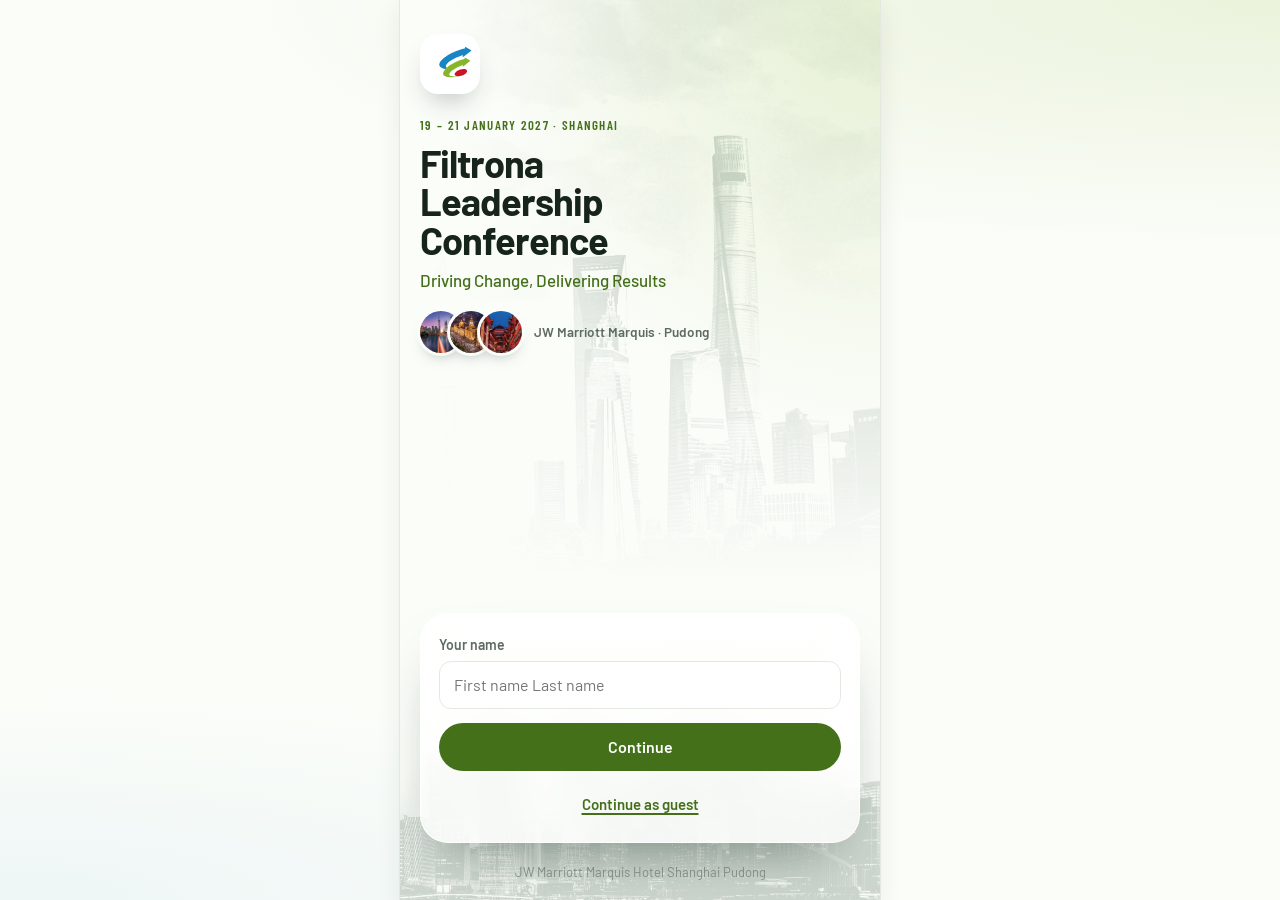
<file: FLCWA_20261026_v01/index.html>
<!doctype html>
<html lang="en">
<head>
<meta charset="utf-8">
<meta name="viewport" content="width=device-width, initial-scale=1, viewport-fit=cover">
<!--BUILD:HEAD-START-->
<title>FLC 2027 Shanghai</title>
<!--BUILD:HEAD-END-->
<meta name="description" content="Filtrona Leadership Conference 2027 · Shanghai · 19–21 January 2027 — agenda, people, venue and city guide.">
<meta name="theme-color" content="#F7FAF2">
<meta name="apple-mobile-web-app-capable" content="yes">
<meta name="mobile-web-app-capable" content="yes">
<meta name="apple-mobile-web-app-status-bar-style" content="default">
<meta name="apple-mobile-web-app-title" content="FLC 2027">
<meta name="format-detection" content="telephone=no">
<link rel="manifest" href="manifest.webmanifest">
<link rel="icon" type="image/svg+xml" href="assets/img/logo.svg">
<link rel="apple-touch-icon" href="assets/icons/apple-touch-icon.png">
<link rel="preload" href="assets/fonts/barlow-latin-600-normal.woff2" as="font" type="font/woff2" crossorigin>
<link rel="preload" href="assets/fonts/barlow-latin-400-normal.woff2" as="font" type="font/woff2" crossorigin>
<link rel="stylesheet" href="css/app.css">
</head>
<body>
<!--BUILD:BODY-START-->
<div id="app" class="app">

  <!-- Sign in -->
  <section id="screen-login" class="screen login" hidden>
    <div class="login__top">
      <div class="login__badge"><img src="assets/img/logo.svg" alt="Filtrona" width="44" height="36"></div>
      <p class="eyebrow">19 – 21 January 2027 · Shanghai</p>
      <h1 class="login__title">Filtrona Leadership Conference</h1>
      <p class="login__theme">Driving Change, Delivering Results</p>
      <div class="login__stack" aria-hidden="true">
        <span style="background-image:url(assets/img/lujiazui.jpg)"></span><span style="background-image:url(assets/img/bund.jpg)"></span><span style="background-image:url(assets/img/yu-garden.jpg)"></span>
        <em>JW Marriott Marquis · Pudong</em>
      </div>
    </div>
    <form id="login-form" class="login__form login__sheet" novalidate autocomplete="on">
      <label class="field" for="login-name">
        <span class="field__label">Your name</span>
        <input id="login-name" name="name" type="text" autocomplete="name" autocapitalize="words" spellcheck="false" placeholder="First name Last name" required>
      </label>
      <label class="field" for="login-pass" id="login-pass-wrap" hidden>
        <span class="field__label">Admin password</span>
        <span class="field__row">
          <input id="login-pass" name="password" type="password" autocomplete="current-password" placeholder="Admin password">
          <button type="button" class="field__toggle" id="login-show" aria-label="Show password">Show</button>
        </span>
      </label>
      <p id="login-error" class="login__error" role="alert" hidden></p>
      <button type="submit" class="btn btn--primary btn--block" id="login-go">Continue</button>
      <button type="button" id="login-guest" class="login__guest">Continue as guest</button>
    </form>
    <p class="login__foot">JW Marriott Marquis Hotel Shanghai Pudong</p>
  </section>

  <!-- First-run story -->
  <section id="screen-onboard" class="screen onboard" hidden>
    <div class="onboard__track" id="onboard-track"></div>
    <div class="onboard__bar">
      <div class="onboard__progress" id="onboard-progress" aria-hidden="true"></div>
      <div class="onboard__actions">
        <button type="button" class="btn btn--text" id="onboard-skip">Skip</button>
        <span class="onboard__count" id="onboard-count">1 of 3</span>
        <button type="button" class="btn btn--primary" id="onboard-next">Next</button>
      </div>
    </div>
  </section>

  <!-- Main app -->
  <div id="shell" class="shell" hidden>
    <header class="topbar" id="topbar"></header>
    <div id="notice-bar" class="notice-bar" aria-live="polite"></div>
    <main id="view" class="view" tabindex="-1"></main>
    <div class="edge-fade" aria-hidden="true"></div>
    <nav class="tabbar" id="tabbar" aria-label="Main"></nav>
  </div>

  <!-- Bottom sheet -->
  <div id="sheet" class="sheet" hidden>
    <div class="sheet__backdrop" data-close-sheet></div>
    <div class="sheet__panel" role="dialog" aria-modal="true" aria-labelledby="sheet-title">
      <div class="sheet__grip" aria-hidden="true"></div>
      <button type="button" class="sheet__close icon-btn" data-close-sheet aria-label="Close"></button>
      <div class="sheet__body" id="sheet-body"></div>
    </div>
  </div>

  <!-- Image viewer -->
  <div id="lightbox" class="lightbox" hidden>
    <div class="lightbox__bar">
      <span class="lightbox__cap" id="lightbox-cap"></span>
      <button type="button" class="icon-btn" id="lightbox-close" aria-label="Close image"></button>
    </div>
    <div class="lightbox__stage" id="lightbox-stage"><img id="lightbox-img" alt=""></div>
    <p class="lightbox__hint">Tap the image to zoom · drag to move</p>
  </div>

  <!-- Taxi card -->
  <div id="taxi" class="taxi" hidden>
    <button type="button" class="icon-btn" id="taxi-close" aria-label="Close"></button>
    <p class="taxi__label">Please take me to</p>
    <p class="taxi__name" id="taxi-name"></p>
    <p class="taxi__addr" id="taxi-addr"></p>
    <p class="taxi__tel" id="taxi-tel"></p>
  </div>

  <div id="toast" class="toast" role="status" hidden></div>
</div>

<!-- Content and accounts: edit these two files. Live notices, agenda edits
     and attendees are published from the Admin page into data/*.json -->
<script src="data/content.js"></script>
<script src="config/users.js"></script>
<script src="js/admin.js"></script>
<script src="js/app.js"></script>
<!--BUILD:BODY-END-->
</body>
</html>
</file>
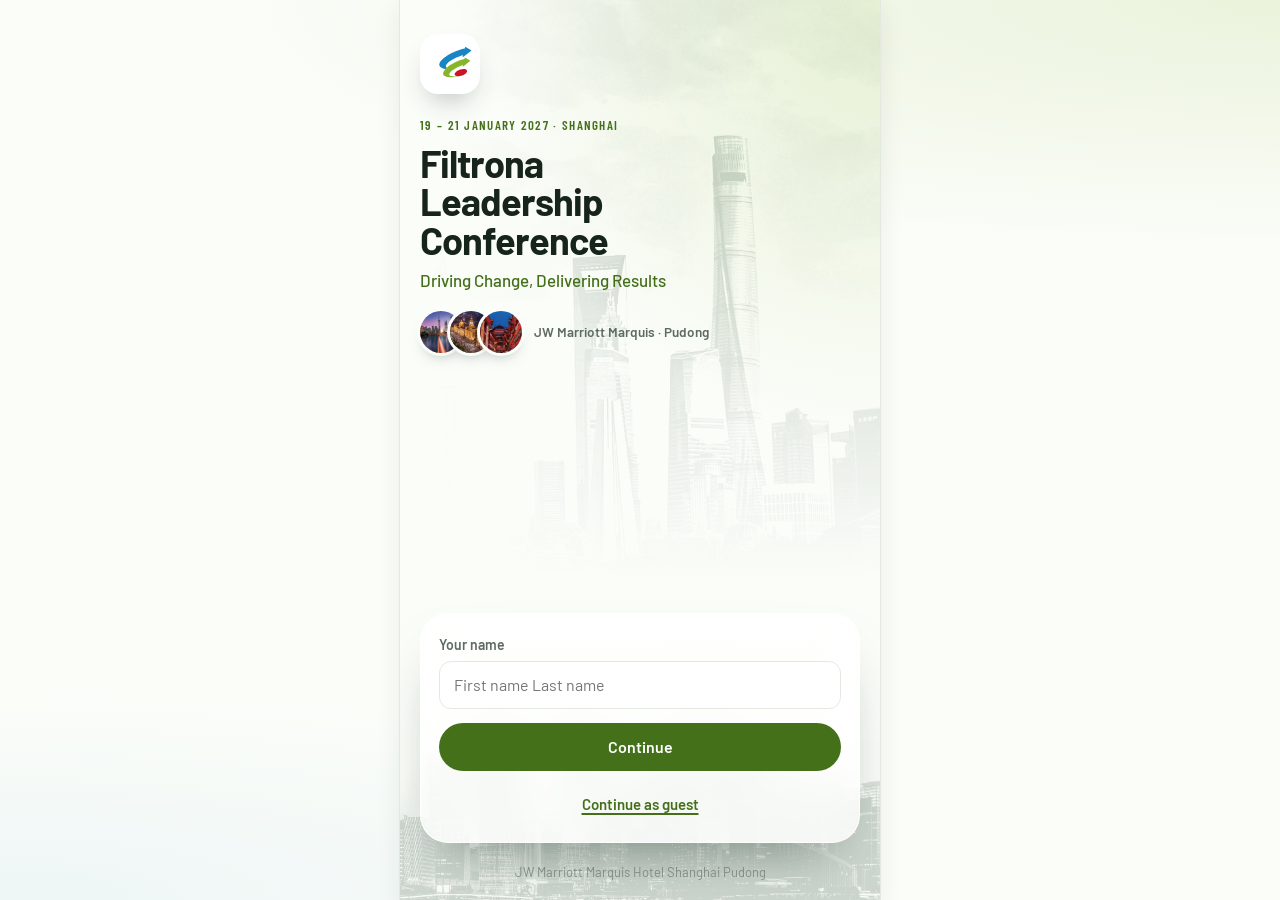
<file: FLCWA_20261027_v02/index.html>
<!doctype html>
<html lang="en">
<head>
<meta charset="utf-8">
<meta name="viewport" content="width=device-width, initial-scale=1, viewport-fit=cover">
<!--BUILD:HEAD-START-->
<title>FLC 2027 Shanghai</title>
<!--BUILD:HEAD-END-->
<meta name="description" content="Filtrona Leadership Conference 2027 · Shanghai · 19–21 January 2027 — agenda, people, venue and city guide.">
<meta name="theme-color" content="#F7FAF2">
<meta name="apple-mobile-web-app-capable" content="yes">
<meta name="mobile-web-app-capable" content="yes">
<meta name="apple-mobile-web-app-status-bar-style" content="default">
<meta name="apple-mobile-web-app-title" content="FLC 2027">
<meta name="format-detection" content="telephone=no">
<link rel="manifest" href="manifest.webmanifest">
<link rel="icon" type="image/svg+xml" href="assets/img/logo.svg">
<link rel="apple-touch-icon" href="assets/icons/apple-touch-icon.png">
<link rel="preload" href="assets/fonts/barlow-latin-600-normal.woff2" as="font" type="font/woff2" crossorigin>
<link rel="preload" href="assets/fonts/barlow-latin-400-normal.woff2" as="font" type="font/woff2" crossorigin>
<link rel="stylesheet" href="css/app.css">
</head>
<body>
<!--BUILD:BODY-START-->
<div id="app" class="app">

  <!-- Sign in -->
  <section id="screen-login" class="screen login" hidden>
    <div class="login__top">
      <div class="login__badge"><img src="assets/img/logo.svg" alt="Filtrona" width="44" height="36"></div>
      <p class="eyebrow">19 – 21 January 2027 · Shanghai</p>
      <h1 class="login__title">Filtrona Leadership Conference</h1>
      <p class="login__theme">Driving Change, Delivering Results</p>
      <div class="login__stack" aria-hidden="true">
        <span style="background-image:url(assets/img/lujiazui.jpg)"></span><span style="background-image:url(assets/img/bund.jpg)"></span><span style="background-image:url(assets/img/yu-garden.jpg)"></span>
        <em>JW Marriott Marquis · Pudong</em>
      </div>
    </div>
    <form id="login-form" class="login__form login__sheet" novalidate autocomplete="on">
      <label class="field" for="login-name">
        <span class="field__label">Your name</span>
        <input id="login-name" name="name" type="text" autocomplete="name" autocapitalize="words" spellcheck="false" placeholder="First name Last name" required>
      </label>
      <label class="field" for="login-pass" id="login-pass-wrap" hidden>
        <span class="field__label">Admin password</span>
        <span class="field__row">
          <input id="login-pass" name="password" type="password" autocomplete="current-password" placeholder="Admin password">
          <button type="button" class="field__toggle" id="login-show" aria-label="Show password">Show</button>
        </span>
      </label>
      <p id="login-error" class="login__error" role="alert" hidden></p>
      <button type="submit" class="btn btn--primary btn--block" id="login-go">Continue</button>
      <button type="button" id="login-guest" class="login__guest">Continue as guest</button>
    </form>
    <p class="login__foot">JW Marriott Marquis Hotel Shanghai Pudong</p>
  </section>

  <!-- First-run story -->
  <section id="screen-onboard" class="screen onboard" hidden>
    <div class="onboard__track" id="onboard-track"></div>
    <div class="onboard__bar">
      <div class="onboard__progress" id="onboard-progress" aria-hidden="true"></div>
      <div class="onboard__actions">
        <button type="button" class="btn btn--text" id="onboard-skip">Skip</button>
        <span class="onboard__count" id="onboard-count">1 of 3</span>
        <button type="button" class="btn btn--primary" id="onboard-next">Next</button>
      </div>
    </div>
  </section>

  <!-- Main app -->
  <div id="shell" class="shell" hidden>
    <header class="topbar" id="topbar"></header>
    <div id="notice-bar" class="notice-bar is-empty" aria-live="polite"></div>
    <main id="view" class="view" tabindex="-1"></main>
    <div class="edge-fade" aria-hidden="true"></div>
    <nav class="tabbar" id="tabbar" aria-label="Main"></nav>
  </div>

  <!-- Bottom sheet -->
  <div id="sheet" class="sheet" hidden>
    <div class="sheet__backdrop" data-close-sheet></div>
    <div class="sheet__panel" role="dialog" aria-modal="true" aria-labelledby="sheet-title">
      <div class="sheet__grip" aria-hidden="true"></div>
      <button type="button" class="sheet__close icon-btn" data-close-sheet aria-label="Close"></button>
      <div class="sheet__body" id="sheet-body"></div>
    </div>
  </div>

  <!-- Image viewer -->
  <div id="lightbox" class="lightbox" hidden>
    <div class="lightbox__bar">
      <span class="lightbox__cap" id="lightbox-cap"></span>
      <button type="button" class="icon-btn" id="lightbox-close" aria-label="Close image"></button>
    </div>
    <div class="lightbox__stage" id="lightbox-stage"><img id="lightbox-img" alt=""></div>
    <p class="lightbox__hint">Tap the image to zoom · drag to move</p>
  </div>

  <!-- Taxi card -->
  <div id="taxi" class="taxi" hidden>
    <button type="button" class="icon-btn" id="taxi-close" aria-label="Close"></button>
    <p class="taxi__label">Please take me to</p>
    <p class="taxi__name" id="taxi-name"></p>
    <p class="taxi__addr" id="taxi-addr"></p>
    <p class="taxi__tel" id="taxi-tel"></p>
  </div>

  <div id="toast" class="toast" role="status" hidden></div>
</div>

<!-- Content and accounts: edit these two files. Live notices, agenda edits
     and attendees are published from the Admin page into data/*.json -->
<script src="data/content.js"></script>
<script src="config/users.js"></script>
<script src="js/admin.js"></script>
<script src="js/app.js"></script>
<!--BUILD:BODY-END-->
</body>
</html>
</file>
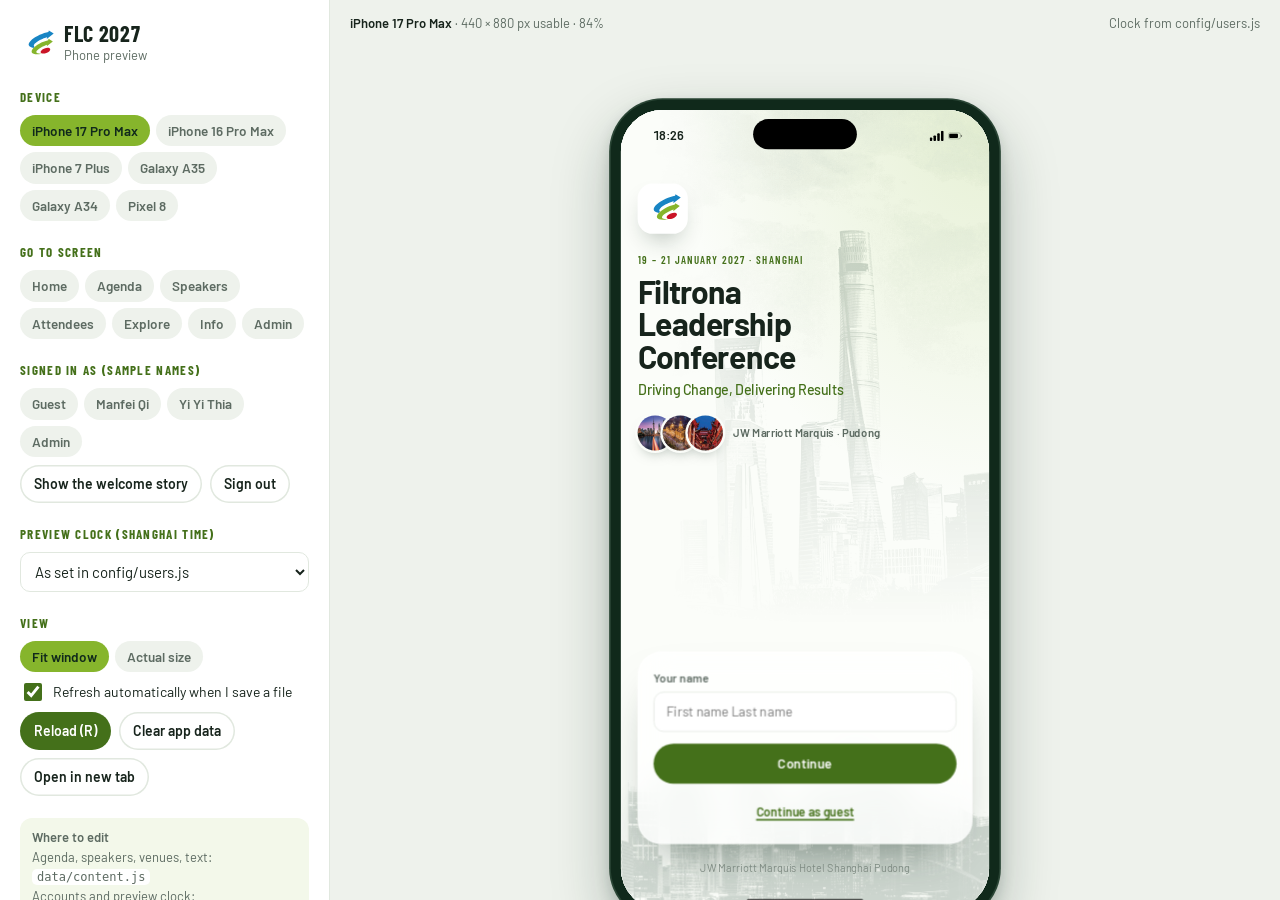
<file: FLCWA_20261026_v01/preview.html>
<!doctype html>
<html lang="en">
<head>
<meta charset="utf-8">
<meta name="viewport" content="width=device-width, initial-scale=1">
<!--BUILD:HEAD-START-->
<title>FLC 2027 Phone Preview</title>
<!--BUILD:HEAD-END-->
<meta name="robots" content="noindex">
<link rel="icon" type="image/svg+xml" href="assets/img/logo.svg">
<!--BUILD:STYLE-START-->
<style>
/* Phone preview studio for laptops: controls on the left, a true-size phone on the right.
   Loads the real app (index.html) in an iframe at the chosen device's viewport size. */
@font-face { font-family: "Barlow"; font-weight: 400; src: url("assets/fonts/barlow-latin-400-normal.woff2") format("woff2"); font-display: swap; }
@font-face { font-family: "Barlow"; font-weight: 600; src: url("assets/fonts/barlow-latin-600-normal.woff2") format("woff2"); font-display: swap; }
@font-face { font-family: "Barlow Condensed"; font-weight: 700; src: url("assets/fonts/barlow-condensed-latin-700-normal.woff2") format("woff2"); font-display: swap; }
:root {
  --green: #86B52C; --green-700: #44701A; --green-50: #F3F8EA; --green-100: #E4F0CF;
  --bg: #EEF2EC; --panel: #FFFFFF; --fg: #17241C; --muted: #5D6B62; --faint: #8A968E; --line: #E1E8DF;
  --bezel: #10291B;
  --f: "Barlow", system-ui, -apple-system, "Segoe UI", Roboto, sans-serif;
  --f-num: "Barlow Condensed", "Arial Narrow", system-ui, sans-serif;
  color-scheme: light;
}
* { box-sizing: border-box; }
html, body { height: 100%; }
body { margin: 0; background: var(--bg); color: var(--fg); font: 15px/1.45 var(--f); -webkit-font-smoothing: antialiased; }
button, select, input { font: inherit; color: inherit; }
button { cursor: pointer; }
:focus-visible { outline: 2.5px solid var(--green-700); outline-offset: 2px; }
[hidden] { display: none !important; }

.studio { display: grid; grid-template-columns: 330px minmax(0, 1fr); height: 100%; }
.panel { background: var(--panel); border-right: 1px solid var(--line); overflow-y: auto; padding: 22px 20px 28px; display: grid; gap: 22px; align-content: start; }
.brand { display: flex; align-items: center; gap: 10px; }
.brand img { width: 34px; }
.brand b { font-family: var(--f-num); font-size: 22px; letter-spacing: .03em; display: block; line-height: 1; }
.brand span { font-size: 13px; color: var(--muted); }
.group { display: grid; gap: 8px; }
.label { font-family: var(--f-num); font-weight: 700; font-size: 13px; letter-spacing: .1em; text-transform: uppercase; color: var(--green-700); }
.chips { display: flex; flex-wrap: wrap; gap: 6px; }
.chip { border: 0; border-radius: 999px; padding: 6px 12px; background: var(--bg); color: var(--muted); font-size: 13.5px; font-weight: 600; }
.chip:hover { background: var(--green-50); color: var(--green-700); }
.chip[aria-pressed="true"] { background: var(--green); color: var(--bezel); }
select, input[type="datetime-local"] { width: 100%; min-height: 40px; border: 1.5px solid var(--line); border-radius: 10px; padding: 0 10px; background: #fff; }
.row { display: flex; gap: 8px; flex-wrap: wrap; }
.btn { border: 0; border-radius: 999px; min-height: 38px; padding: 0 14px; font-weight: 600; font-size: 14px; display: inline-flex; align-items: center; gap: 6px; text-decoration: none; }
.btn--primary { background: var(--green-700); color: #fff; }
.btn--line { background: #fff; box-shadow: inset 0 0 0 1.5px var(--line); color: var(--fg); }
.check { display: flex; gap: 8px; align-items: center; font-size: 14px; }
.check input { width: 18px; height: 18px; accent-color: var(--green-700); }
.hint { font-size: 13px; color: var(--muted); }
.note { font-size: 13px; color: var(--muted); background: var(--green-50); border-radius: 12px; padding: 10px 12px; line-height: 1.5; }
.note code { font-size: 12px; background: #fff; padding: 1px 5px; border-radius: 5px; }
.warn { background: #FFF4DA; color: #6B4600; }

.stage { position: relative; overflow: hidden; display: grid; place-items: center; padding: 20px; }
.stage__meta { position: absolute; top: 14px; left: 20px; right: 20px; display: flex; justify-content: space-between; gap: 10px; font-size: 13px; color: var(--muted); }
.stage__meta b { color: var(--fg); font-weight: 600; }
.holder { transform-origin: center center; }
/* Three phone families: Dynamic Island iPhones, home-button iPhones, punch-hole Android */
.phone { position: relative; padding: 12px; border-radius: 62px; background: var(--bezel); box-shadow: 0 0 0 2px #2A4535, 0 30px 70px rgba(16,41,27,.28), 0 8px 18px rgba(16,41,27,.18); }
.screen { position: relative; overflow: hidden; border-radius: 50px; background: #FBFDF9; }
/* Status bar and home indicator float over the app, like a real phone */
.status { position: absolute; z-index: 3; left: 0; right: 0; top: 0; height: 54px; display: flex; align-items: center; justify-content: space-between; padding: 8px 32px 0 38px; font-weight: 600; font-size: 15px; color: #17241C; background: transparent; pointer-events: none; font-variant-numeric: tabular-nums; transition: color .2s ease; }
.status.is-light { color: #fff; }
.island { position: absolute; left: 50%; top: 11px; transform: translateX(-50%); width: 124px; height: 36px; border-radius: 20px; background: #000; }
.sb-icons { display: flex; gap: 5px; align-items: center; }
.sb-icons svg { width: 17px; height: 12px; }
iframe { border: 0; display: block; background: #FBFDF9; position: absolute; inset: 0; width: 100%; height: 100%; }
.home-ind { position: absolute; z-index: 3; left: 0; right: 0; bottom: 0; height: 22px; display: grid; place-items: center; background: transparent; pointer-events: none; }
.home-ind i { width: 140px; height: 5px; border-radius: 5px; background: #111; }
.home-btn { display: none; }
/* iPhone 7 Plus: tall bezels, square-ish screen, round home button */
.phone--home { border-radius: 58px; padding: 78px 16px 92px; }
.phone--home .screen { border-radius: 4px; }
.phone--home .status { height: 20px; padding: 0 8px; font-size: 12px; }
.phone--home .island { width: 64px; height: 6px; top: -44px; border-radius: 6px; background: #2A4535; }
.phone--home .status { padding: 0 8px; }
.phone--home .home-ind { display: none; }
.phone--home .home-btn { display: block; position: absolute; left: 50%; bottom: 20px; transform: translateX(-50%); width: 56px; height: 56px; border-radius: 50%; box-shadow: inset 0 0 0 2px #2F4D3B; }
/* Android: thin bezels, punch-hole camera, gesture bar */
.phone--punch { border-radius: 44px; padding: 10px; }
.phone--punch .screen { border-radius: 36px; }
.phone--punch .status { height: 32px; padding: 2px 24px 0 26px; font-size: 13px; }
.phone--punch .island { width: 12px; height: 12px; top: 10px; border-radius: 12px; }
.phone--punch .home-ind { height: 16px; }
.phone--punch .home-ind i { width: 104px; height: 4px; background: #333; }

@media (max-width: 760px) {
  .studio { grid-template-columns: 1fr; height: auto; }
  .panel { border-right: 0; border-bottom: 1px solid var(--line); }
  .stage { min-height: 900px; }
}
</style>
<!--BUILD:STYLE-END-->
</head>
<body>
<!--BUILD:BODY-START-->
<div class="studio">
  <aside class="panel" aria-label="Preview controls">
    <div class="brand"><img src="assets/img/logo.svg" alt="" width="34" height="28"><div><b>FLC 2027</b><span>Phone preview</span></div></div>

    <p class="note warn" id="file-warn" hidden>This page is opened as a local file, so sign-in shortcuts and auto-refresh can’t work. Open it through a local server instead (see the README, “Preview on a laptop”).</p>

    <div class="group">
      <span class="label">Device</span>
      <div class="chips" id="devices" role="group" aria-label="Device"></div>
    </div>

    <div class="group">
      <span class="label">Go to screen</span>
      <div class="chips" id="screens" role="group" aria-label="Screen"></div>
    </div>

    <div class="group">
      <span class="label">Signed in as (sample names)</span>
      <div class="chips" id="users" role="group" aria-label="User"></div>
      <div class="row"><button type="button" class="btn btn--line" id="story">Show the welcome story</button><button type="button" class="btn btn--line" id="signout">Sign out</button></div>
    </div>

    <div class="group">
      <label class="label" for="clock">Preview clock (Shanghai time)</label>
      <select id="clock">
        <option value="">As set in config/users.js</option>
        <option value="real">Real time (now)</option>
        <option value="2027-01-05T09:00:00+08:00">Two weeks before · countdown</option>
        <option value="2027-01-18T18:45:00+08:00">Day 0 · Welcome Dinner</option>
        <option value="2027-01-19T10:20:00+08:00">Day 1 · 10:20 panel</option>
        <option value="2027-01-19T14:00:00+08:00">Day 1 · Shanghai Tobacco visit</option>
        <option value="2027-01-20T19:30:00+08:00">Day 2 · Gala Dinner</option>
        <option value="2027-01-21T11:45:00+08:00">Day 3 · Conference closure</option>
        <option value="2027-01-22T09:00:00+08:00">After the conference</option>
        <option value="custom">Custom…</option>
      </select>
      <input type="datetime-local" id="clock-custom" value="2027-01-19T10:20" hidden aria-label="Custom preview time">
    </div>

    <div class="group">
      <span class="label">View</span>
      <div class="chips" id="zoom" role="group" aria-label="Zoom">
        <button type="button" class="chip" data-zoom="fit" aria-pressed="true">Fit window</button>
        <button type="button" class="chip" data-zoom="1" aria-pressed="false">Actual size</button>
      </div>
      <label class="check" for="auto"><input type="checkbox" id="auto" checked>Refresh automatically when I save a file</label>
      <div class="row">
        <button type="button" class="btn btn--primary" id="reload">Reload (R)</button>
        <button type="button" class="btn btn--line" id="reset">Clear app data</button>
        <a class="btn btn--line" id="open" href="index.html" target="_blank" rel="noopener">Open in new tab</a>
      </div>
    </div>

    <div class="note" id="edit-note">
      <b>Where to edit</b><br>
      Agenda, speakers, venues, text: <code>data/content.js</code><br>
      Accounts and preview clock: <code>config/users.js</code><br>
      Colours and spacing: <code>css/app.css</code><br>
      Notices and attendees: use the Admin screen.
    </div>
  </aside>

  <main class="stage" id="stage">
    <div class="stage__meta"><span id="meta-device"></span><span id="meta-status"></span></div>
    <div class="holder" id="holder">
      <div class="phone" id="phone">
        <div class="screen" id="screen">
          <div class="status" id="status"><span id="sb-time">9:41</span><span class="island"></span>
            <span class="sb-icons" aria-hidden="true">
              <svg viewBox="0 0 17 12"><rect x="0" y="8" width="3" height="4" rx="1"/><rect x="4.5" y="5.5" width="3" height="6.5" rx="1"/><rect x="9" y="3" width="3" height="9" rx="1"/><rect x="13.5" y="0" width="3" height="12" rx="1"/></svg>
              <svg viewBox="0 0 26 12"><rect x=".5" y=".5" width="22" height="11" rx="3" fill="none" stroke="currentColor" opacity=".45"/><rect x="2" y="2" width="16" height="8" rx="1.8"/><rect x="23.5" y="4" width="2" height="4" rx="1" opacity=".45"/></svg>
            </span>
          </div>
          <iframe id="frame" title="FLC 2027 app preview"></iframe>
          <div class="home-ind"><i></i></div>
        </div>
        <span class="home-btn" aria-hidden="true"></span>
      </div>
    </div>
  </main>
</div>

<script src="config/users.js"></script>
<script>
(function () {
  'use strict';
  /* The phones Filtrona attendees use, plus Pixel 8 as a spare Android check.
     w/h = browser viewport in CSS pixels; bars = status bar + bottom bar heights. */
  var DEVICES = [
    { id: 'iphone17pm', name: 'iPhone 17 Pro Max', w: 440, h: 956, kind: 'island', top: 54, bottom: 22 },
    { id: 'iphone16pm', name: 'iPhone 16 Pro Max', w: 440, h: 956, kind: 'island', top: 54, bottom: 22 },
    { id: 'iphone7p',   name: 'iPhone 7 Plus',     w: 414, h: 736, kind: 'home',   top: 20, bottom: 0 },
    { id: 'galaxya35',  name: 'Galaxy A35',        w: 412, h: 915, kind: 'punch',  top: 32, bottom: 16 },
    { id: 'galaxya34',  name: 'Galaxy A34',        w: 412, h: 915, kind: 'punch',  top: 32, bottom: 16 },
    { id: 'pixel8',     name: 'Pixel 8',           w: 412, h: 915, kind: 'punch',  top: 32, bottom: 16 }
  ];
  var SCREENS = [['Home', 'home'], ['Agenda', 'agenda/d1'], ['Speakers', 'speakers'], ['Attendees', 'attendees'], ['Explore', 'explore'], ['Info', 'info'], ['Admin', 'admin']];
  var USERS = window.FLC_USERS || [];
  var $ = function (s) { return document.querySelector(s); };
  var frame = $('#frame'), isFile = location.protocol === 'file:';
  var APP_HTML = window.FLC_APP_HTML || null;   /* set only in the single-file build */
  var DEF = { device: 'iphone17pm', zoom: 'fit', clock: '', custom: '2027-01-19T10:20', route: 'home', auto: true, user: '' };
  var st = load(), live = { user: '', route: '', screen: '' }, pending = null;

  function load() { try { return Object.assign({}, DEF, JSON.parse(localStorage.getItem('flc.preview2') || '{}')); } catch (e) { return Object.assign({}, DEF); } }
  function save() { try { localStorage.setItem('flc.preview2', JSON.stringify(st)); } catch (e) {} }
  function dev() { return DEVICES.filter(function (d) { return d.id === st.device; })[0] || DEVICES[0]; }
  function clockValue() { if (st.clock === 'custom') return st.custom ? st.custom + ':00+08:00' : ''; return st.clock; }

  /* ---------- talk to the app inside the phone (works across origins) ---------- */
  function insets() { var d = dev(); return { top: d.top, bottom: d.bottom }; }
  function send(msg) { try { frame.contentWindow.postMessage(Object.assign({ now: clockValue(), insets: insets() }, msg), '*'); } catch (e) {} }
  window.addEventListener('message', function (e) {
    if (e.source !== frame.contentWindow) return;
    var m = e.data || {};
    if (m.flc === 'ready') {
      var base = { now: clockValue() };
      if (pending) { send(Object.assign(base, pending)); pending = null; }
      else if (st.user) send(Object.assign(base, { flc: 'signin', user: st.user, route: st.route }));
      else send(Object.assign(base, { flc: 'clock' }));
    }
    if (m.flc === 'state') {
      live = m; st.user = m.user || ''; if (m.route) st.route = m.route; save(); drawControls();
      $('#status').classList.toggle('is-light', m.screen === 'story');
    }
  });

  /* ---------- render controls ---------- */
  function chips(el, items, current, attr) {
    el.innerHTML = items.map(function (x) { return '<button type="button" class="chip" ' + attr + '="' + x[1] + '" aria-pressed="' + (x[1] === current) + '">' + x[0] + '</button>'; }).join('');
  }
  function drawControls() {
    chips($('#devices'), DEVICES.map(function (d) { return [d.name, d.id]; }), st.device, 'data-dev');
    chips($('#screens'), SCREENS, live.screen === 'app' ? (st.route || '').split('/')[0] === 'agenda' ? 'agenda/d1' : st.route : '', 'data-route');
    var people = [['Guest', 'Guest'], ['Manfei Qi', 'Manfei Qi'], ['Yi Yi Thia', 'Yi Yi Thia']].concat(USERS.map(function (u) { return [u.name === u.name.toUpperCase() ? 'Admin' : u.name, u.name]; }));
    if (st.user && !people.some(function (x) { return x[1] === st.user; })) people.splice(1, 0, [st.user, st.user]);
    chips($('#users'), people, st.user, 'data-user');
    $('#clock').value = st.clock; $('#clock-custom').hidden = st.clock !== 'custom'; $('#clock-custom').value = st.custom;
    Array.prototype.forEach.call(document.querySelectorAll('[data-zoom]'), function (b) { b.setAttribute('aria-pressed', String(b.getAttribute('data-zoom') === st.zoom)); });
    $('#auto').checked = !!st.auto;
    $('#file-warn').hidden = !isFile;
    if (APP_HTML) { $('#auto').closest('label').hidden = true; $('#open').hidden = true; $('#edit-note').hidden = true; }
  }

  /* ---------- phone size and scale ---------- */
  function layout() {
    var d = dev(), ph = $('#phone');
    ph.className = 'phone' + (d.kind === 'home' ? ' phone--home' : d.kind === 'punch' ? ' phone--punch' : '');
    $('#screen').style.width = d.w + 'px'; $('#screen').style.height = d.h + 'px';
    var padX = d.kind === 'home' ? 32 : d.kind === 'punch' ? 20 : 24, padY = d.kind === 'home' ? 170 : d.kind === 'punch' ? 20 : 24;
    var stage = $('#stage'), pw = d.w + padX, phH = d.h + padY;
    var s = st.zoom === 'fit' ? Math.min(1, (stage.clientHeight - 80) / phH, (stage.clientWidth - 40) / pw) : 1;
    $('#holder').style.transform = 'scale(' + s.toFixed(3) + ')';
    $('#meta-device').innerHTML = '<b>' + d.name + '</b> · ' + d.w + ' × ' + (d.h - d.top - d.bottom) + ' px usable · ' + Math.round(s * 100) + '%';
  }

  /* ---------- load the app ---------- */
  function clockLabel() {
    var v = clockValue();
    if (!v || v === 'real') { var n = new Date(); return { t: n.toTimeString().slice(0, 5), s: v === 'real' ? 'Real clock' : 'Clock from config/users.js' }; }
    var d = new Date(v);
    var t = new Intl.DateTimeFormat('en-GB', { hour: '2-digit', minute: '2-digit', hour12: false, timeZone: 'Asia/Shanghai' }).format(d);
    var day = new Intl.DateTimeFormat('en-GB', { weekday: 'short', day: 'numeric', month: 'short', timeZone: 'Asia/Shanghai' }).format(d);
    return { t: t, s: 'Preview clock: ' + day + ' ' + t + ' Shanghai' };
  }
  function loadApp(msg) {
    pending = msg || null;
    var c = clockLabel();
    $('#sb-time').textContent = c.t; $('#meta-status').textContent = c.s;
    frame.name = 'flcnow=' + encodeURIComponent(clockValue() || '');
    if (APP_HTML) frame.srcdoc = APP_HTML;
    else frame.src = 'index.html?v=' + Date.now() + (clockValue() ? '&now=' + encodeURIComponent(clockValue()) : '') + '#/' + (st.route || 'home');
    $('#open').href = 'index.html' + (clockValue() ? '?now=' + encodeURIComponent(clockValue()) : '') + '#/' + (st.route || 'home');
  }

  /* ---------- auto refresh when files change (local server / GitHub only) ---------- */
  var WATCH = ['index.html', 'css/app.css', 'js/app.js', 'js/admin.js', 'data/content.js', 'config/users.js', 'data/live.json', 'data/attendees.json'];
  var sig = null;
  function signature() {
    return Promise.all(WATCH.map(function (f) {
      return fetch(f + '?t=' + Date.now(), { cache: 'no-store' }).then(function (r) { return r.ok ? r.text() : ''; }).catch(function () { return ''; });
    })).then(function (texts) { return texts.map(function (t) { var h = 0; for (var i = 0; i < t.length; i++) h = (h * 31 + t.charCodeAt(i)) | 0; return h + ':' + t.length; }).join('|'); });
  }
  function watch() {
    if (!st.auto || APP_HTML || isFile) return;
    signature().then(function (s) { if (sig && s !== sig) { loadApp(); $('#meta-status').textContent = 'Refreshed after a file change'; } sig = s; });
  }

  /* ---------- events ---------- */
  document.addEventListener('click', function (e) {
    var b = e.target.closest('button'); if (!b) return;
    if (b.hasAttribute('data-dev')) { st.device = b.getAttribute('data-dev'); save(); drawControls(); layout(); send({ flc: 'insets' }); return; }
    if (b.hasAttribute('data-route')) { st.route = b.getAttribute('data-route'); save(); send({ flc: 'go', route: st.route }); return; }
    if (b.hasAttribute('data-user')) { st.user = b.getAttribute('data-user'); st.route = USERS.some(function (u) { return u.role === 'admin' && u.name === st.user; }) ? 'admin' : 'home'; save(); drawControls(); send({ flc: 'signin', user: st.user, route: st.route }); return; }
    if (b.hasAttribute('data-zoom')) { st.zoom = b.getAttribute('data-zoom'); save(); drawControls(); layout(); return; }
  });
  function applyClock() { var c = clockLabel(); $('#sb-time').textContent = c.t; $('#meta-status').textContent = c.s; send({ flc: 'clock' }); }
  $('#clock').addEventListener('change', function () { st.clock = this.value; save(); drawControls(); applyClock(); });
  $('#clock-custom').addEventListener('change', function () { st.custom = this.value; save(); applyClock(); });
  $('#auto').addEventListener('change', function () { st.auto = this.checked; save(); });
  $('#reload').addEventListener('click', function () { loadApp(); });
  $('#reset').addEventListener('click', function () { st.user = ''; st.route = 'home'; save(); drawControls(); send({ flc: 'reset' }); });
  $('#signout').addEventListener('click', function () { st.user = ''; st.route = 'home'; save(); drawControls(); send({ flc: 'signout' }); });
  $('#story').addEventListener('click', function () { if (!st.user) st.user = 'Guest'; save(); drawControls(); send({ flc: 'story', user: st.user }); });
  document.addEventListener('keydown', function (e) {
    if ((e.key === 'r' || e.key === 'R') && !/INPUT|SELECT|TEXTAREA/.test(document.activeElement.tagName) && !e.metaKey && !e.ctrlKey) { e.preventDefault(); $('#reload').click(); }
  });
  window.addEventListener('resize', layout);

  drawControls(); layout(); loadApp();
  setInterval(watch, 1500); watch();
})();
</script>
<!--BUILD:BODY-END-->
</body>
</html>
</file>
<file: FLCWA_20261026_v01/css/app.css>
/* =====================================================================
   FLC 2027 — Filtrona Leadership Conference app
   Direction: light and fresh. White pages, Filtrona green as the lead
   accent, hairline dividers instead of boxed cards. Deep green-ink is
   reserved for focus moments only (the live "Now" card, taxi card,
   image viewer). Single phone column, thumb-zone tab bar.
   Brand: green #86B52C · blue #1885C4 · red #CA1527 (from the logo).
   ===================================================================== */

@font-face { font-family: "Barlow Condensed"; font-weight: 500; font-style: normal; font-display: swap; src: url("../assets/fonts/barlow-condensed-latin-500-normal.woff2") format("woff2"); }
@font-face { font-family: "Barlow Condensed"; font-weight: 600; font-style: normal; font-display: swap; src: url("../assets/fonts/barlow-condensed-latin-600-normal.woff2") format("woff2"); }
@font-face { font-family: "Barlow Condensed"; font-weight: 700; font-style: normal; font-display: swap; src: url("../assets/fonts/barlow-condensed-latin-700-normal.woff2") format("woff2"); }
@font-face { font-family: "Barlow"; font-weight: 400; font-style: normal; font-display: swap; src: url("../assets/fonts/barlow-latin-400-normal.woff2") format("woff2"); }
@font-face { font-family: "Barlow"; font-weight: 400; font-style: italic; font-display: swap; src: url("../assets/fonts/barlow-latin-400-italic.woff2") format("woff2"); }
@font-face { font-family: "Barlow"; font-weight: 500; font-style: normal; font-display: swap; src: url("../assets/fonts/barlow-latin-500-normal.woff2") format("woff2"); }
@font-face { font-family: "Barlow"; font-weight: 700; font-style: normal; font-display: swap; src: url("../assets/fonts/barlow-latin-700-normal.woff2") format("woff2"); }
@font-face { font-family: "Barlow"; font-weight: 600; font-style: normal; font-display: swap; src: url("../assets/fonts/barlow-latin-600-normal.woff2") format("woff2"); }

:root {
  /* Brand */
  --green: #86B52C;          /* Filtrona green: fills, dots, highlights */
  --green-600: #5F8F1C;
  --green-700: #44701A;      /* text-safe green: links, buttons with white text */
  --green-100: #E4F0CF;
  --green-50: #F3F8EA;
  --blue: #1885C4;
  --blue-700: #0F6BA3;
  --blue-50: #E8F3FA;
  --red: #CA1527;
  --red-700: #B0111F;
  --red-50: #FCECEE;
  --amber-700: #8A5A00;
  --amber-50: #FFF4DA;

  /* Neutrals with a slight green bias */
  --bg: #FFFFFF;
  --bg-soft: #F5F8F3;
  --fg: #17241C;
  --muted: #5D6B62;
  --faint: #8A968E;
  --line: #E3E9E1;

  /* Focus surface (used sparingly) */
  --focus: #10291B;
  --focus-2: #173825;
  --on-focus: #FFFFFF;
  --on-focus-muted: #A9C2B1;

  --f-head: "Barlow", system-ui, -apple-system, "Segoe UI", Roboto, sans-serif;
  --f-body: "Barlow", system-ui, -apple-system, "Segoe UI", Roboto, sans-serif;
  --f-num: "Barlow Condensed", "Arial Narrow", "Roboto Condensed", system-ui, sans-serif;

  --r-sm: 10px;
  --r: 14px;
  --r-lg: 20px;
  --gutter: 20px;
  --topbar-h: 56px;
  --tabbar-h: 62px;
  --safe-t: env(safe-area-inset-top, 0px);
  --safe-b: env(safe-area-inset-bottom, 0px);
  --shadow: 0 1px 2px rgba(16, 41, 27, .05), 0 8px 24px rgba(16, 41, 27, .08);
  color-scheme: light;
}

/* ---------- Base ---------- */
*, *::before, *::after { box-sizing: border-box; }
html { -webkit-text-size-adjust: 100%; text-size-adjust: 100%; background: var(--bg); }
body {
  margin: 0; background: var(--bg); color: var(--fg);
  font-family: var(--f-body); font-size: 16px; line-height: 1.5;
  -webkit-font-smoothing: antialiased; -webkit-tap-highlight-color: transparent;
}
img { max-width: 100%; display: block; }
button, input, select, textarea { font: inherit; color: inherit; }
button { cursor: pointer; }
a { color: inherit; }
[hidden] { display: none !important; }
:focus-visible { outline: 2.5px solid var(--green-600); outline-offset: 2px; border-radius: 6px; }
h1, h2, h3 { text-wrap: balance; margin: 0; }
p { margin: 0; }
.tnum { font-variant-numeric: tabular-nums; }

.app { max-width: 480px; margin: 0 auto; min-height: 100vh; min-height: 100dvh; position: relative; background: var(--bg); }
@media (min-width: 520px) { html, body { background: var(--bg-soft); } .app { box-shadow: 0 0 0 1px var(--line), var(--shadow); } }

.eyebrow { font-family: var(--f-num); font-weight: 600; font-size: 13px; letter-spacing: .1em; text-transform: uppercase; color: var(--green-700); }
.eyebrow--muted { color: var(--faint); }
.muted { color: var(--muted); }

/* ---------- Buttons ---------- */
.btn {
  display: inline-flex; align-items: center; justify-content: center; gap: 8px;
  min-height: 48px; padding: 0 20px; border-radius: 999px; border: 0;
  font-weight: 600; font-size: 16px; text-decoration: none; white-space: nowrap;
  transition: transform .12s ease, background-color .2s ease;
}
.btn:active { transform: scale(.98); }
.btn--block { width: 100%; }
.btn--primary { background: var(--green-700); color: #fff; }
.btn--primary:hover { background: #3A6216; }
.btn--line { background: var(--bg); color: var(--fg); box-shadow: inset 0 0 0 1.5px var(--line); }
.btn--soft { background: var(--green-50); color: var(--green-700); }
.btn--danger { background: var(--red-50); color: var(--red-700); }
.btn--sm { min-height: 40px; font-size: 15px; padding: 0 14px; }
.btn--xs { min-height: 34px; font-size: 14px; padding: 0 12px; }
.btn[disabled] { opacity: .5; pointer-events: none; }

.icon-btn { width: 44px; height: 44px; display: inline-grid; place-items: center; border-radius: 999px; border: 0; background: transparent; color: var(--fg); position: relative; }
.icon-btn:hover { background: var(--bg-soft); }
.icon { width: 22px; height: 22px; flex: none; }
.icon--sm { width: 18px; height: 18px; }
.icon--xs { width: 15px; height: 15px; }
.badge-dot { position: absolute; top: 9px; right: 9px; min-width: 9px; height: 9px; border-radius: 9px; background: var(--red); box-shadow: 0 0 0 2px var(--bg); }

/* ---------- Chips ---------- */
.chip { display: inline-flex; align-items: center; gap: 5px; padding: 3px 10px; border-radius: 999px; background: var(--bg-soft); color: var(--muted); font-size: 13px; font-weight: 600; white-space: nowrap; max-width: 100%; border: 0; text-decoration: none; line-height: 1.5; }
.chip--green { background: var(--green-50); color: var(--green-700); }
.chip--blue { background: var(--blue-50); color: var(--blue-700); }
.chip--red { background: var(--red-50); color: var(--red-700); }
.chip--amber { background: var(--amber-50); color: var(--amber-700); }
.chip--focus { background: rgba(255,255,255,.12); color: #fff; }
.dot-live { width: 8px; height: 8px; border-radius: 99px; background: var(--green); flex: none; animation: pulse 1.8s infinite; }
@keyframes pulse { 0% { box-shadow: 0 0 0 0 rgba(134,181,44,.6); } 70% { box-shadow: 0 0 0 8px rgba(134,181,44,0); } 100% { box-shadow: 0 0 0 0 rgba(134,181,44,0); } }

/* ---------- Fields ---------- */
.field { display: grid; grid-template-columns: minmax(0, 1fr); gap: 6px; min-width: 0; }
.field select { min-width: 0; max-width: 100%; text-overflow: ellipsis; }
.field__label { font-size: 14px; font-weight: 600; color: var(--muted); }
.field input, .field select, .field textarea {
  width: 100%; min-height: 48px; padding: 0 14px; border-radius: 12px;
  border: 1.5px solid var(--line); background: var(--bg); font-size: 16px;
}
.field textarea { padding: 12px 14px; min-height: 120px; line-height: 1.45; resize: vertical; }
.field input:focus, .field select:focus, .field textarea:focus { outline: none; border-color: var(--green-600); box-shadow: 0 0 0 3px var(--green-50); }
.field__row { position: relative; display: block; }
.field__row input { padding-right: 72px; }
.field__toggle { position: absolute; right: 6px; top: 50%; transform: translateY(-50%); border: 0; background: transparent; color: var(--green-700); font-weight: 600; font-size: 14px; padding: 8px 10px; border-radius: 8px; }
.field__hint { font-size: 13px; color: var(--faint); }
.check { display: flex; align-items: center; gap: 10px; font-size: 15px; font-weight: 500; }
.check input { width: 20px; height: 20px; accent-color: var(--green-700); }
.grid-2 { display: grid; grid-template-columns: repeat(2, minmax(0,1fr)); gap: 12px; }

/* ---------- Sign in ---------- */
.screen { min-height: 100vh; min-height: 100dvh; }
.login { position: relative; isolation: isolate; padding: calc(var(--safe-t) + 14px) var(--gutter) calc(var(--safe-b) + 22px); display: flex; flex-direction: column; gap: 22px; }
.login__photo { position: relative; height: 210px; border-radius: var(--r-lg); overflow: hidden; background: var(--bg-soft) center 70% / cover no-repeat; }
.login__badge { position: absolute; left: 14px; bottom: 14px; width: 64px; height: 64px; border-radius: 18px; background: #fff; display: grid; place-items: center; box-shadow: var(--shadow); }
.login__badge img { width: 44px; }
.login__brand { display: grid; gap: 6px; }
.login__title { font-family: var(--f-head); font-weight: 600; font-size: 30px; line-height: 1.12; letter-spacing: -.01em; }
.login__theme { font-size: 17px; color: var(--green-700); font-weight: 500; }
.login__form { display: grid; gap: 14px; }
.login__error { color: var(--red-700); background: var(--red-50); padding: 10px 12px; border-radius: var(--r-sm); font-size: 15px; }
.login__or { display: flex; align-items: center; gap: 12px; color: var(--faint); font-size: 14px; }
.login__or::before, .login__or::after { content: ""; flex: 1; height: 1px; background: var(--line); }
.login__foot { margin-top: auto; font-size: 13px; color: var(--faint); text-align: center; }

/* ---------- First-run story ---------- */
.onboard { display: flex; flex-direction: column; background: var(--bg); }
.onboard__track { flex: 1; display: flex; overflow-x: auto; scroll-snap-type: x mandatory; scrollbar-width: none; }
.onboard__track::-webkit-scrollbar { display: none; }
.slide { flex: 0 0 100%; scroll-snap-align: start; display: flex; flex-direction: column; padding: calc(var(--safe-t) + 14px) var(--gutter) 8px; gap: 22px; }
.slide__photo { flex: 1 1 auto; min-height: 220px; max-height: 46vh; border-radius: var(--r-lg); background: var(--bg-soft) center / cover no-repeat; position: relative; overflow: hidden; }
.slide__photo img.slide__logo { position: absolute; left: 14px; top: 14px; width: 54px; height: 54px; padding: 9px; border-radius: 16px; background: #fff; box-shadow: var(--shadow); }
.slide__content { display: grid; gap: 12px; }
.slide__title { font-family: var(--f-head); font-weight: 600; font-size: 30px; line-height: 1.12; letter-spacing: -.01em; }
.slide__title em { font-style: normal; color: var(--green-700); }
.slide__text { font-size: 17px; color: var(--muted); }
.slide__quote { font-size: 19px; line-height: 1.35; border-left: 3px solid var(--green); padding-left: 14px; font-weight: 500; }
.slide__quote small { display: block; margin-top: 6px; font-size: 14px; color: var(--muted); font-weight: 400; }
.slide__stats { display: grid; grid-template-columns: repeat(3, minmax(0,1fr)); gap: 12px; }
.slide__stat b { display: block; font-family: var(--f-num); font-size: 30px; font-weight: 700; line-height: 1; color: var(--green-700); }
.slide__stat span { font-size: 13px; color: var(--muted); }
.slide__days { display: grid; }
.slide__day { display: grid; grid-template-columns: 74px minmax(0,1fr); gap: 12px; padding: 10px 0; border-top: 1px solid var(--line); }
.slide__day b { font-family: var(--f-num); font-size: 19px; font-weight: 700; color: var(--green-700); line-height: 1.1; }
.slide__day b span { display: block; font-family: var(--f-body); font-size: 12.5px; font-weight: 500; color: var(--faint); }
.slide__day p { font-size: 15px; line-height: 1.4; }
.onboard__bar { padding: 10px var(--gutter) calc(var(--safe-b) + 16px); display: grid; gap: 14px; }
.onboard__progress { display: grid; grid-template-columns: repeat(3, 1fr); gap: 6px; }
.onboard__progress i { height: 4px; border-radius: 4px; background: var(--line); }
.onboard__progress i.is-on { background: var(--green); }
.onboard__actions { display: flex; align-items: center; justify-content: space-between; gap: 12px; }
.onboard__count { font-family: var(--f-num); font-size: 16px; font-weight: 600; color: var(--faint); letter-spacing: .06em; }
.btn--text { background: transparent; color: var(--muted); padding: 0 8px; }

/* ---------- Shell ---------- */
.shell { min-height: 100vh; min-height: 100dvh; padding-bottom: calc(var(--tabbar-h) + var(--safe-b) + 20px); }
.topbar { position: sticky; top: 0; z-index: 20; padding-top: var(--safe-t); background: rgba(255,255,255,.94); -webkit-backdrop-filter: saturate(1.5) blur(14px); backdrop-filter: saturate(1.5) blur(14px); border-bottom: 1px solid transparent; transition: border-color .2s ease; }
.topbar.is-scrolled { border-bottom-color: var(--line); }
.topbar__row { height: var(--topbar-h); display: flex; align-items: center; gap: 2px; padding: 0 8px 0 var(--gutter); }
.topbar__brand { display: flex; align-items: center; gap: 10px; text-decoration: none; min-width: 0; }
.topbar__brand img { width: 30px; height: auto; }
.topbar__brand span { font-family: var(--f-num); font-weight: 700; font-size: 20px; letter-spacing: .03em; }
.topbar__brand small { font-family: var(--f-body); font-weight: 500; font-size: 13px; color: var(--faint); letter-spacing: 0; margin-left: 3px; }
.topbar__back { margin-left: -12px; }
.topbar__title { font-weight: 600; font-size: 17px; white-space: nowrap; overflow: hidden; text-overflow: ellipsis; min-width: 0; flex: 1; }
.topbar__spacer { flex: 1; }
.avatar { width: 36px; height: 36px; border-radius: 999px; border: 0; display: grid; place-items: center; background: var(--green); color: var(--focus); font-family: var(--f-num); font-weight: 700; font-size: 15px; letter-spacing: .04em; margin: 0 4px 0 6px; flex: none; }
.avatar--guest { background: var(--bg-soft); color: var(--muted); box-shadow: inset 0 0 0 1.5px var(--line); }
.avatar--admin { background: var(--focus); color: var(--green); }

.notice-bar { display: grid; gap: 8px; padding: 6px var(--gutter) 2px; }
.notice { display: grid; grid-template-columns: auto minmax(0,1fr) auto; gap: 10px; align-items: start; padding: 11px 6px 11px 14px; border-radius: var(--r); background: var(--green-50); color: var(--fg); animation: drop .3s cubic-bezier(.2,.8,.2,1); }
.notice .icon { margin-top: 1px; color: var(--green-700); }
.notice__text { font-size: 15px; font-weight: 500; line-height: 1.4; }
.notice__meta { font-size: 12.5px; color: var(--muted); margin-top: 2px; display: flex; gap: 8px; flex-wrap: wrap; }
.notice__meta a, .notice__meta button { color: var(--green-700); font-weight: 600; text-decoration: none; background: none; border: 0; padding: 0; font-size: inherit; }
.notice .icon-btn { width: 32px; height: 32px; margin-top: -4px; color: var(--muted); }
.notice--important { background: var(--amber-50); }
.notice--important .icon { color: var(--amber-700); }
.notice--urgent { background: var(--red-50); }
.notice--urgent .icon { color: var(--red-700); }
@keyframes drop { from { opacity: 0; transform: translateY(-6px); } to { opacity: 1; transform: none; } }

.tabbar { position: fixed; z-index: 30; bottom: 0; left: 50%; transform: translateX(-50%); width: 100%; max-width: 480px; padding: 4px 6px calc(var(--safe-b) + 4px); background: rgba(255,255,255,.96); -webkit-backdrop-filter: saturate(1.5) blur(16px); backdrop-filter: saturate(1.5) blur(16px); border-top: 1px solid var(--line); display: grid; grid-template-columns: repeat(5, minmax(0, 1fr)); }
.tab { min-height: var(--tabbar-h); display: grid; justify-items: center; align-content: center; gap: 2px; text-decoration: none; color: var(--faint); font-size: 12px; font-weight: 600; position: relative; }
.tab .icon { width: 24px; height: 24px; }
.tab[aria-current="page"] { color: var(--green-700); }
.tab[aria-current="page"]::after { content: ""; position: absolute; top: 2px; width: 20px; height: 3px; border-radius: 3px; background: var(--green); }

.view { outline: none; display: block; }
.view-enter { animation: viewIn .26s cubic-bezier(.2,.7,.2,1); }
@keyframes viewIn { from { opacity: .5; transform: translateY(5px); } to { opacity: 1; transform: none; } }

/* ---------- Page scaffolding ---------- */
.stack > *, .section > *, .panel > *, .pad, .grid-2 > * { min-width: 0; }
.pad { padding-inline: var(--gutter); }
.stack { display: grid; gap: 34px; padding-block: 18px 6px; }
.section { display: grid; gap: 10px; }
.section__head { display: flex; align-items: baseline; justify-content: space-between; gap: 12px; padding-inline: var(--gutter); }
.section__title { font-weight: 600; font-size: 19px; line-height: 1.25; }
.section__link { font-size: 15px; font-weight: 600; color: var(--green-700); text-decoration: none; white-space: nowrap; border: 0; background: none; padding: 0; }
.page-head { padding: 14px var(--gutter) 0; display: grid; gap: 6px; }
.page-title { font-weight: 600; font-size: 30px; line-height: 1.12; letter-spacing: -.01em; }
.lede { font-size: 16.5px; color: var(--muted); max-width: 40ch; }
.prose { display: grid; gap: 14px; font-size: 17px; line-height: 1.65; max-width: 62ch; color: #2A382F; }

/* Lists: divider rows on white */
.rows { display: grid; border-top: 1px solid var(--line); border-bottom: 1px solid var(--line); }
.rows--inset { margin-inline: var(--gutter); }
.row { display: grid; grid-template-columns: auto minmax(0,1fr) auto; align-items: center; gap: 14px; padding: 13px 0; text-decoration: none; color: inherit; border: 0; background: transparent; text-align: left; width: 100%; }
.row + .row { border-top: 1px solid var(--line); }
.row--pad { padding-inline: var(--gutter); }
.row__icon { width: 38px; height: 38px; border-radius: 12px; display: grid; place-items: center; background: var(--green-50); color: var(--green-700); flex: none; }
.row__icon--red { background: var(--red-50); color: var(--red-700); }
.row__icon--blue { background: var(--blue-50); color: var(--blue-700); }
.row__main { min-width: 0; display: grid; gap: 1px; }
.row__title { font-weight: 600; font-size: 16px; line-height: 1.3; }
.row__sub { font-size: 14px; color: var(--muted); line-height: 1.35; }
.row__end { color: var(--faint); display: flex; align-items: center; gap: 6px; font-size: 14px; }

.hscroll { display: flex; gap: 12px; overflow-x: auto; scroll-snap-type: x mandatory; padding: 2px var(--gutter) 6px; scroll-padding-inline: var(--gutter); scrollbar-width: none; }
.hscroll::-webkit-scrollbar { display: none; }
.hscroll > * { scroll-snap-align: start; flex: none; }

.seg { display: inline-grid; grid-auto-flow: column; background: var(--bg-soft); border-radius: 999px; padding: 3px; }
.seg button { border: 0; background: transparent; border-radius: 999px; padding: 7px 14px; font-size: 14px; font-weight: 600; color: var(--muted); white-space: nowrap; }
.seg button[aria-pressed="true"] { background: #fff; color: var(--fg); box-shadow: 0 1px 3px rgba(16,41,27,.12); }
.seg--wide { display: grid; grid-auto-columns: 1fr; margin-inline: var(--gutter); }

/* ---------- Home ---------- */
.greet { padding: 12px var(--gutter) 0; display: grid; gap: 6px; }
.greet__title { font-weight: 600; font-size: 30px; line-height: 1.12; letter-spacing: -.01em; }
.greet__theme { font-size: 17px; color: var(--green-700); font-weight: 500; }
.home-photo { margin: 16px var(--gutter) 0; height: 190px; border-radius: var(--r-lg); background: var(--bg-soft) center 72% / cover no-repeat; position: relative; overflow: hidden; }
.home-photo__chips { position: absolute; left: 12px; bottom: 12px; display: flex; flex-wrap: wrap; gap: 6px; }
.home-photo__chips .chip { background: rgba(255,255,255,.92); color: var(--fg); }

/* The one dark focus card */
.focus { margin: 14px var(--gutter) 0; padding: 18px 18px 16px; border-radius: var(--r-lg); background: var(--focus); color: var(--on-focus); display: grid; gap: 12px; position: relative; overflow: hidden; }
.focus::after { content: ""; position: absolute; right: -50px; top: -60px; width: 180px; height: 180px; border-radius: 50%; background: radial-gradient(circle, rgba(134,181,44,.35), transparent 70%); pointer-events: none; }
.focus > * { position: relative; z-index: 1; }
.focus__label { display: flex; align-items: center; gap: 8px; font-family: var(--f-num); font-weight: 600; font-size: 14px; letter-spacing: .1em; text-transform: uppercase; color: var(--green); }
.focus__now { display: grid; gap: 4px; text-align: left; background: none; border: 0; padding: 0; color: inherit; }
.focus__title { font-weight: 600; font-size: 21px; line-height: 1.25; }
.focus__meta { font-size: 14px; color: var(--on-focus-muted); display: flex; flex-wrap: wrap; gap: 4px 12px; align-items: center; }
.focus__meta span { display: inline-flex; align-items: center; gap: 5px; }
.focus__bar { height: 3px; border-radius: 3px; background: rgba(255,255,255,.14); overflow: hidden; }
.focus__bar i { display: block; height: 100%; background: var(--green); }
.focus__next { display: grid; grid-template-columns: auto minmax(0,1fr) auto; gap: 12px; align-items: center; border: 0; border-top: 1px solid rgba(255,255,255,.12); padding: 12px 0 0; text-align: left; width: 100%; color: inherit; background: none; }
.focus__next-time { font-family: var(--f-num); font-weight: 700; font-size: 22px; color: var(--green); }
.focus__next-label { font-size: 12.5px; color: var(--on-focus-muted); }
.focus__next-title { font-weight: 600; font-size: 15px; line-height: 1.3; display: block; }
.countdown { display: grid; grid-template-columns: repeat(3, minmax(0,1fr)); gap: 10px; }
.countdown b { display: block; font-family: var(--f-num); font-size: 40px; font-weight: 700; line-height: 1; }
.countdown span { font-size: 12px; color: var(--on-focus-muted); text-transform: uppercase; letter-spacing: .08em; }
.preview-note { font-size: 12px; color: var(--on-focus-muted); display: flex; gap: 6px; align-items: center; }

.shortcuts { display: grid; grid-template-columns: repeat(4, minmax(0,1fr)); gap: 6px; padding-inline: calc(var(--gutter) - 6px); }
.shortcut { display: grid; justify-items: center; gap: 7px; padding: 4px 2px; text-decoration: none; color: var(--fg); font-size: 13px; font-weight: 600; text-align: center; border: 0; background: none; line-height: 1.2; }
.shortcut__icon { width: 54px; height: 54px; border-radius: 18px; display: grid; place-items: center; background: var(--green-50); color: var(--green-700); }
.shortcut__icon--red { background: var(--red-50); color: var(--red-700); }
.shortcut__icon--blue { background: var(--blue-50); color: var(--blue-700); }

.ceo-row { margin-inline: var(--gutter); display: grid; grid-template-columns: 64px minmax(0,1fr); gap: 14px; align-items: center; text-decoration: none; color: inherit; padding: 14px 0; border-top: 1px solid var(--line); border-bottom: 1px solid var(--line); }
.ceo-row__img { width: 64px; height: 64px; border-radius: 50%; background: var(--green-50); overflow: hidden; }
.ceo-row__img img { width: 100%; height: 100%; object-fit: cover; object-position: center 8%; transform: scale(1.35); transform-origin: center top; }
.ceo-row__quote { font-size: 17px; font-weight: 500; line-height: 1.35; }
.ceo-row__by { font-size: 13.5px; color: var(--muted); margin-top: 3px; }
.ceo-row__by b { color: var(--green-700); font-weight: 600; }

.dress-line { margin-inline: var(--gutter); display: grid; grid-template-columns: auto minmax(0,1fr); gap: 12px; align-items: start; }
.dress-line .icon { color: var(--green-700); margin-top: 2px; }
.dress-line p { font-size: 15px; line-height: 1.45; }
.dress-line p + p { margin-top: 3px; }
.dress-line b { font-weight: 600; }

/* ---------- Agenda ---------- */
.ag-head { position: sticky; top: calc(var(--safe-t) + var(--topbar-h)); z-index: 10; background: rgba(255,255,255,.96); -webkit-backdrop-filter: blur(14px); backdrop-filter: blur(14px); padding: 8px 0 10px; display: grid; gap: 10px; border-bottom: 1px solid var(--line); }
.days { display: grid; grid-template-columns: repeat(4, minmax(0,1fr)); gap: 6px; padding-inline: var(--gutter); }
.day { display: grid; justify-items: center; padding: 7px 4px 8px; border-radius: 14px; border: 0; background: transparent; color: var(--fg); position: relative; }
.day__wd { font-size: 12px; font-weight: 600; color: var(--faint); text-transform: uppercase; letter-spacing: .08em; }
.day__d { font-family: var(--f-num); font-weight: 700; font-size: 26px; line-height: 1.05; font-variant-numeric: tabular-nums; }
.day__lbl { font-size: 11.5px; color: var(--faint); font-weight: 600; }
.day[aria-pressed="true"] { background: var(--green); color: var(--focus); }
.day[aria-pressed="true"] .day__wd, .day[aria-pressed="true"] .day__lbl { color: rgba(16,41,27,.7); }
.day__today { position: absolute; top: 7px; right: 10px; width: 6px; height: 6px; border-radius: 6px; background: var(--green-700); }
.day[aria-pressed="true"] .day__today { background: var(--focus); }
.ag-tools { display: flex; gap: 8px; padding-inline: var(--gutter); align-items: center; justify-content: space-between; flex-wrap: wrap; }
.ag-tools .seg button { padding: 6px 12px; font-size: 13px; }
.ag-day { padding: 18px var(--gutter) 4px; display: grid; gap: 4px; }
.ag-day h2 { font-weight: 600; font-size: 24px; line-height: 1.15; }
.ag-day__dress { font-size: 14.5px; color: var(--muted); line-height: 1.45; display: flex; gap: 8px; margin-top: 6px; }
.ag-day__dress .icon { color: var(--green-700); margin-top: 1px; }
.tz-note { font-size: 12.5px; color: var(--faint); padding: 0 var(--gutter); }

.tl { display: grid; grid-template-columns: 62px minmax(0,1fr); padding-inline: var(--gutter); }
.tl__time { padding: 15px 10px 0 0; font-variant-numeric: tabular-nums; }
.tl__time b { display: block; font-family: var(--f-num); font-weight: 700; font-size: 19px; line-height: 1.1; }
.tl__time span { font-size: 12px; color: var(--faint); }
.tl__time sup { font-size: 10px; color: var(--red-700); font-weight: 600; margin-left: 1px; }
.tl + .tl .tl__body { border-top: 1px solid var(--line); }
.tl + .tl .tl__time { border-top: 1px solid transparent; }
.tl__body { min-width: 0; }
.sess { display: grid; gap: 5px; width: 100%; text-align: left; border: 0; padding: 14px 40px 14px 0; background: none; color: var(--fg); position: relative; }
.sess__top { display: flex; align-items: center; gap: 6px; flex-wrap: wrap; }
.sess__top:empty { display: none; }
.sess__title { font-weight: 600; font-size: 16.5px; line-height: 1.3; }
.sess__sub { font-size: 14px; color: var(--muted); font-style: italic; line-height: 1.35; }
.sess__meta { display: flex; flex-wrap: wrap; align-items: center; gap: 3px 12px; font-size: 13.5px; color: var(--muted); }
.sess__meta span { display: inline-flex; align-items: center; gap: 5px; min-width: 0; }
.sess__star { position: absolute; top: 8px; right: -6px; width: 40px; height: 40px; border-radius: 99px; display: grid; place-items: center; color: var(--faint); }
.sess__star.is-on { color: #D69A00; }
.sess__thumb { width: 100%; height: 92px; border-radius: 12px; background: var(--bg-soft) center / cover no-repeat; margin-top: 4px; }
.sess--quiet .sess__title { font-weight: 500; color: var(--muted); font-size: 15.5px; }
.sess--quiet .sess__meta { font-size: 13px; }
.sess--keynote .sess__title { font-size: 18px; }
.sess--cancelled .sess__title { text-decoration: line-through; color: var(--faint); }
.tl--live .tl__body { position: relative; }
.tl--live .sess { padding-left: 14px; }
.tl--live .tl__body::before { content: ""; position: absolute; left: 0; top: 14px; bottom: 14px; width: 3px; border-radius: 3px; background: var(--green); }
.tl--live .tl__time b { color: var(--green-700); }
.tl--past { opacity: .5; }
.empty { margin: 24px var(--gutter); text-align: center; padding: 28px 16px; display: grid; gap: 8px; justify-items: center; color: var(--muted); }
.empty b { color: var(--fg); font-size: 18px; font-weight: 600; }

/* ---------- Sheet ---------- */
.sheet { position: fixed; inset: 0; z-index: 60; display: flex; align-items: flex-end; justify-content: center; }
.sheet__backdrop { position: absolute; inset: 0; background: rgba(16,41,27,.38); animation: fade .2s ease; }
.sheet__panel { position: relative; width: 100%; max-width: 480px; max-height: 88vh; max-height: 88dvh; overflow-y: auto; overscroll-behavior: contain; background: var(--bg); color: var(--fg); border-radius: 22px 22px 0 0; padding: 8px var(--gutter) calc(var(--safe-b) + 24px); animation: sheetUp .3s cubic-bezier(.2,.8,.2,1); box-shadow: 0 -10px 40px rgba(16,41,27,.18); }
.sheet__grip { width: 38px; height: 5px; border-radius: 5px; background: var(--line); margin: 2px auto 10px; }
.sheet__close { position: absolute; top: 8px; right: 8px; }
.sheet__body { display: grid; gap: 16px; padding-top: 4px; }
@keyframes sheetUp { from { transform: translateY(40%); opacity: .4; } to { transform: none; opacity: 1; } }
@keyframes fade { from { opacity: 0; } to { opacity: 1; } }
.sd__time { font-family: var(--f-num); font-weight: 700; font-size: 19px; color: var(--green-700); font-variant-numeric: tabular-nums; }
.sd__title { font-weight: 600; font-size: 24px; line-height: 1.2; padding-right: 36px; }
.sd__grid { display: grid; border-top: 1px solid var(--line); }
.sd__row { display: grid; grid-template-columns: 22px minmax(0,1fr); gap: 12px; padding: 13px 0; border-bottom: 1px solid var(--line); align-items: start; }
.sd__row > .icon { color: var(--green-700); margin-top: 1px; }
.sd__row b { display: block; font-size: 12.5px; color: var(--faint); font-weight: 600; text-transform: uppercase; letter-spacing: .07em; margin-bottom: 2px; }
.sd__row p, .sd__row a { font-size: 16px; }
.sd__row a { color: var(--green-700); font-weight: 600; text-decoration: none; }
.sd__actions { display: flex; gap: 8px; flex-wrap: wrap; }
.who-list { display: flex; flex-wrap: wrap; gap: 6px; margin-top: 4px; }
.who { display: inline-flex; align-items: center; gap: 8px; padding: 4px 12px 4px 4px; border-radius: 999px; background: var(--bg-soft); color: var(--fg); text-decoration: none; font-weight: 600; font-size: 15px; border: 0; }
.who img, .who i { width: 30px; height: 30px; border-radius: 99px; object-fit: cover; flex: none; }
.who i { display: grid; place-items: center; background: var(--green-100); color: var(--green-700); font-style: normal; font-family: var(--f-num); font-weight: 700; font-size: 13px; }
.who--plain { padding: 6px 12px; font-weight: 500; color: var(--muted); }
.notes { display: grid; gap: 6px; margin-top: 2px; }
.notes div { display: grid; grid-template-columns: 112px minmax(0,1fr); gap: 8px; font-size: 15px; }
.notes span { font-variant-numeric: tabular-nums; font-weight: 600; }

/* ---------- People ---------- */
.people-tools { position: sticky; top: calc(var(--safe-t) + var(--topbar-h)); z-index: 10; background: rgba(255,255,255,.96); -webkit-backdrop-filter: blur(14px); backdrop-filter: blur(14px); padding: 10px 0 12px; display: grid; gap: 10px; border-bottom: 1px solid var(--line); }
.search { margin-inline: var(--gutter); position: relative; }
.search .icon { position: absolute; left: 14px; top: 50%; transform: translateY(-50%); color: var(--faint); }
.search input { width: 100%; min-height: 46px; border-radius: 999px; border: 0; background: var(--bg-soft); padding: 0 16px 0 44px; font-size: 16px; }
.search input:focus { outline: none; box-shadow: 0 0 0 2px var(--green); background: #fff; }
.filters { display: flex; gap: 6px; overflow-x: auto; padding-inline: var(--gutter); scrollbar-width: none; }
.filters::-webkit-scrollbar { display: none; }
.filter { border: 0; border-radius: 999px; padding: 6px 14px; font-size: 14px; font-weight: 600; background: var(--bg-soft); color: var(--muted); white-space: nowrap; }
.filter[aria-pressed="true"] { background: var(--green); color: var(--focus); }
.letter-head { padding: 16px var(--gutter) 2px; font-family: var(--f-num); font-weight: 700; font-size: 15px; color: var(--green-700); letter-spacing: .08em; }
.person { display: grid; grid-template-columns: 44px minmax(0,1fr) auto; gap: 12px; align-items: center; padding: 10px var(--gutter); width: 100%; border: 0; background: none; text-align: left; color: inherit; text-decoration: none; }
.person + .person .person__main { border-top: 0; }
.person__av { width: 44px; height: 44px; border-radius: 50%; display: grid; place-items: center; background: var(--green-50); color: var(--green-700); font-family: var(--f-num); font-weight: 700; font-size: 16px; overflow: hidden; }
.person__av img { width: 100%; height: 100%; object-fit: cover; }
.person__name { font-weight: 600; font-size: 16px; line-height: 1.25; }
.person__sub { font-size: 13.5px; color: var(--muted); line-height: 1.3; }
.count-note { padding: 14px var(--gutter) 0; font-size: 13px; color: var(--faint); }

.sp-row { display: grid; grid-template-columns: 76px minmax(0,1fr) auto; gap: 14px; align-items: center; padding: 12px var(--gutter); text-decoration: none; color: inherit; }
.sp-row + .sp-row { border-top: 1px solid var(--line); }
.sp-row img { width: 76px; height: 76px; border-radius: 18px; object-fit: cover; background: var(--bg-soft); }
.sp-row__name { font-weight: 600; font-size: 17px; line-height: 1.25; }
.sp-row__role { font-size: 14px; color: var(--muted); line-height: 1.3; }
.sp-row__when { margin-top: 5px; }

.profile { padding: 16px var(--gutter) 0; display: grid; gap: 14px; }
.profile__img { width: 100%; aspect-ratio: 4 / 3.4; max-height: 380px; object-fit: cover; object-position: center 22%; border-radius: var(--r-lg); background: var(--bg-soft); }
.profile__name { font-weight: 600; font-size: 28px; line-height: 1.12; letter-spacing: -.01em; }
.profile__role { font-size: 16px; color: var(--muted); }

/* ---------- Explore / detail pages ---------- */
.photo-head { margin: 14px var(--gutter) 0; height: 200px; border-radius: var(--r-lg); background: var(--bg-soft) center / cover no-repeat; }
.photo-head--tall { height: 250px; }
.intro-row { display: grid; grid-template-columns: repeat(2, minmax(0,1fr)); gap: 12px; padding-inline: var(--gutter); }
.intro-tile { display: grid; gap: 8px; text-decoration: none; color: inherit; }
.intro-tile__img { aspect-ratio: 4 / 3; border-radius: var(--r); background: var(--bg-soft) center / cover no-repeat; }
.intro-tile b { font-weight: 600; font-size: 16px; display: block; }
.intro-tile span { font-size: 13.5px; color: var(--muted); }
.place { width: 74%; max-width: 290px; display: grid; gap: 8px; text-decoration: none; color: inherit; }
.place__img { aspect-ratio: 4 / 3; border-radius: var(--r); background: var(--bg-soft) center / cover no-repeat; }
.place__name { font-weight: 600; font-size: 17px; line-height: 1.2; }
.place__tag { font-size: 13.5px; color: var(--muted); }
.route { display: grid; gap: 8px; padding: 14px 0; }
.route + .route { border-top: 1px solid var(--line); }
.route__name { font-weight: 600; font-size: 15.5px; }
.route__stops { display: flex; flex-wrap: wrap; align-items: center; gap: 6px; }
.route__stop { display: inline-flex; align-items: center; gap: 6px; font-size: 15px; color: var(--muted); }
.route__stop::before { content: ""; width: 8px; height: 8px; border-radius: 8px; background: var(--green); flex: none; }
.route__sep { width: 14px; height: 1.5px; background: var(--line); }
.fun { margin-inline: var(--gutter); display: grid; grid-template-columns: 92px minmax(0,1fr); gap: 14px; align-items: start; padding: 16px; border-radius: var(--r-lg); background: var(--green-50); }
.fun img { width: 92px; height: 92px; border-radius: 14px; object-fit: cover; }
.fun h3 { font-size: 17px; font-weight: 600; line-height: 1.25; margin: 2px 0 6px; }
.fun p { font-size: 14.5px; line-height: 1.5; color: #3B4A40; }
.facts { display: grid; grid-template-columns: repeat(auto-fit, minmax(110px, 1fr)); margin-inline: var(--gutter); border-top: 1px solid var(--line); border-bottom: 1px solid var(--line); }
.facts--2 { grid-template-columns: repeat(2, minmax(0,1fr)); }
.fact { padding: 14px 10px 12px 0; display: grid; gap: 2px; }
.fact b { font-family: var(--f-num); font-weight: 700; font-size: 26px; line-height: 1.05; font-variant-numeric: tabular-nums; color: var(--fg); }
.fact b small { font-size: 15px; color: var(--muted); }
.fact span { font-size: 12.5px; color: var(--faint); font-weight: 600; text-transform: uppercase; letter-spacing: .06em; }
.figure { margin: 0 var(--gutter); display: grid; gap: 8px; }
.figure__btn { border: 0; padding: 0; background: var(--bg-soft); border-radius: var(--r); overflow: hidden; position: relative; display: block; width: 100%; box-shadow: inset 0 0 0 1px var(--line); }
.figure__btn img { width: 100%; height: auto; }
.figure__zoom { position: absolute; right: 10px; bottom: 10px; display: inline-flex; align-items: center; gap: 6px; padding: 6px 10px; border-radius: 999px; background: rgba(255,255,255,.94); color: var(--fg); font-size: 13px; font-weight: 600; box-shadow: var(--shadow); }
.figure figcaption { font-size: 13px; color: var(--faint); }
.gallery-item { width: 70%; max-width: 270px; border: 0; padding: 0; background: none; text-align: left; display: grid; gap: 6px; color: inherit; }
.gallery-item img { width: 100%; aspect-ratio: 3 / 2; object-fit: cover; border-radius: 14px; background: var(--bg-soft); }
.gallery-item span { font-size: 13px; color: var(--muted); font-weight: 600; }

/* ---------- Info ---------- */
.hotel { margin-inline: var(--gutter); display: grid; gap: 14px; }
.hotel__top { display: grid; grid-template-columns: 92px minmax(0,1fr); gap: 14px; align-items: center; text-decoration: none; color: inherit; }
.hotel__top img { width: 92px; height: 112px; object-fit: cover; border-radius: 14px; }
.hotel__name { font-weight: 600; font-size: 18px; line-height: 1.25; }
.hotel__addr { font-size: 14px; color: var(--muted); margin-top: 3px; line-height: 1.4; }
.actions { display: grid; grid-template-columns: repeat(4, minmax(0,1fr)); gap: 6px; }
.act { display: grid; justify-items: center; gap: 5px; padding: 10px 2px; border: 0; border-radius: 14px; background: var(--green-50); color: var(--green-700); font-size: 12.5px; font-weight: 600; text-decoration: none; }
.sos { display: grid; grid-template-columns: repeat(2, minmax(0,1fr)); margin-inline: var(--gutter); border-top: 1px solid var(--line); }
.sos__item { display: grid; grid-template-columns: minmax(0,1fr) auto; align-items: center; padding: 12px 0; border-bottom: 1px solid var(--line); }
.sos__item:nth-child(odd) { padding-right: 12px; }
.sos__num { font-family: var(--f-num); font-weight: 700; font-size: 30px; line-height: 1; color: var(--red-700); font-variant-numeric: tabular-nums; text-decoration: none; display: block; }
.sos__label { font-size: 13.5px; font-weight: 500; color: var(--muted); }
.dress-day { display: grid; grid-template-columns: 64px minmax(0,1fr); gap: 12px; padding: 12px 0; }
.dress-day + .dress-day { border-top: 1px solid var(--line); }
.dress-day__d { font-family: var(--f-num); font-weight: 700; font-size: 18px; line-height: 1.1; }
.dress-day__d span { display: block; font-family: var(--f-body); font-size: 12.5px; font-weight: 500; color: var(--faint); }
.dress-day__items { display: grid; gap: 4px; }
.dress-day__items p { font-size: 15px; line-height: 1.4; }
.dress-day__items b { font-weight: 600; }
.weather { margin-inline: var(--gutter); display: grid; gap: 12px; }
.weather__top { display: flex; align-items: baseline; gap: 10px; }
.weather__temp { font-family: var(--f-num); font-weight: 700; font-size: 40px; line-height: 1; color: var(--green-700); }
.range { height: 8px; border-radius: 8px; background: linear-gradient(90deg, #8CCBEB, #B8DB7C 55%, #F2C76A); }
.range__scale { display: flex; justify-content: space-between; font-size: 12px; color: var(--faint); margin-top: 6px; }
.wear { display: flex; flex-wrap: wrap; gap: 6px; }

.letter { padding: 16px var(--gutter) 0; display: grid; gap: 18px; }
.letter__top { display: grid; grid-template-columns: minmax(0,1fr) 120px; align-items: end; gap: 8px; background: var(--green-50); border-radius: var(--r-lg); padding: 18px 0 0 18px; overflow: hidden; }
.letter__top img { width: 140px; max-width: none; margin-left: -12px; }
.letter__top-text { display: grid; gap: 8px; padding-bottom: 18px; }
.letter__title { font-weight: 600; font-size: 26px; line-height: 1.15; }
.letter__salute { font-weight: 600; font-size: 20px; color: var(--green-700); }
.letter__pull { font-size: 21px; font-weight: 500; line-height: 1.3; padding: 4px 0 4px 16px; border-left: 3px solid var(--green); color: var(--fg); }
.letter__sign { display: grid; gap: 2px; }
.letter__sign b { font-size: 20px; font-weight: 600; }
.letter__sign span { color: var(--muted); font-size: 15px; }

.account { display: grid; grid-template-columns: auto minmax(0,1fr); gap: 14px; align-items: center; padding-right: 36px; }
.account .avatar { width: 52px; height: 52px; font-size: 19px; margin: 0; }
.account b { font-size: 20px; font-weight: 600; display: block; line-height: 1.2; }
.account span { color: var(--muted); font-size: 14px; }

.foot { padding: 30px var(--gutter) 8px; display: grid; justify-items: center; gap: 8px; text-align: center; color: var(--faint); font-size: 12.5px; }
.foot img { width: 30px; }

/* ---------- Admin ---------- */
.admin-hero { margin: 14px var(--gutter) 0; padding: 18px; border-radius: var(--r-lg); background: var(--focus); color: #fff; display: grid; gap: 8px; }
.admin-hero h1 { font-weight: 600; font-size: 24px; }
.admin-hero p { color: var(--on-focus-muted); font-size: 14.5px; }
.status-pill { display: inline-flex; align-items: center; gap: 6px; padding: 4px 10px; border-radius: 999px; font-size: 13px; font-weight: 600; width: fit-content; }
.status-pill--ok { background: rgba(134,181,44,.18); color: var(--green); }
.status-pill--off { background: rgba(255,255,255,.12); color: #fff; }
.panel { margin-inline: var(--gutter); display: grid; gap: 14px; padding: 16px; border-radius: var(--r-lg); box-shadow: inset 0 0 0 1px var(--line); }
.panel__head { display: flex; justify-content: space-between; align-items: center; gap: 10px; }
.panel__title { font-weight: 600; font-size: 18px; }
.panel__note { font-size: 14px; color: var(--muted); line-height: 1.45; }
.level-pick { display: grid; grid-template-columns: repeat(3, minmax(0,1fr)); gap: 6px; }
.level-pick label { display: grid; place-items: center; padding: 9px 4px; border-radius: 12px; font-size: 14px; font-weight: 600; background: var(--bg-soft); color: var(--muted); cursor: pointer; }
.level-pick label { position: relative; }
.level-pick input { position: absolute; inset: 0; width: 100%; height: 100%; margin: 0; opacity: 0; pointer-events: none; }
.level-pick input:checked + span { color: inherit; }
.level-pick label:has(input:checked) { box-shadow: inset 0 0 0 2px currentColor; }
.level-pick .lv-info:has(input:checked) { background: var(--green-50); color: var(--green-700); }
.level-pick .lv-important:has(input:checked) { background: var(--amber-50); color: var(--amber-700); }
.level-pick .lv-urgent:has(input:checked) { background: var(--red-50); color: var(--red-700); }
.mini-rows { display: grid; border-top: 1px solid var(--line); }
.mini-row { display: grid; grid-template-columns: 52px minmax(0,1fr) auto; gap: 10px; align-items: center; padding: 10px 0; border: 0; border-bottom: 1px solid var(--line); background: none; text-align: left; width: 100%; color: inherit; }
.mini-row__time { font-family: var(--f-num); font-weight: 700; font-size: 17px; font-variant-numeric: tabular-nums; }
.mini-row__title { font-size: 15px; font-weight: 500; line-height: 1.3; }
.mini-row__sub { font-size: 12.5px; color: var(--faint); }
.publish-bar { position: sticky; bottom: calc(var(--tabbar-h) + var(--safe-b) + 10px); z-index: 15; margin: 0 var(--gutter); padding: 10px 10px 10px 16px; border-radius: 999px; background: var(--focus); color: #fff; display: flex; align-items: center; justify-content: space-between; gap: 10px; box-shadow: var(--shadow); }
.publish-bar span { font-size: 14px; font-weight: 600; }
.publish-bar .btn { background: var(--green); color: var(--focus); min-height: 40px; }
.table-wrap { overflow-x: auto; border-radius: 12px; box-shadow: inset 0 0 0 1px var(--line); }
.table-wrap table { border-collapse: collapse; width: 100%; font-size: 13.5px; }
.table-wrap th, .table-wrap td { padding: 8px 10px; text-align: left; border-bottom: 1px solid var(--line); white-space: nowrap; }
.table-wrap th { font-size: 12px; text-transform: uppercase; letter-spacing: .06em; color: var(--faint); background: var(--bg-soft); }
.code { font-family: ui-monospace, SFMono-Regular, Menlo, monospace; font-size: 12.5px; background: var(--bg-soft); padding: 2px 6px; border-radius: 6px; }
.steps { margin: 0; padding-left: 20px; display: grid; gap: 6px; font-size: 14.5px; color: var(--muted); line-height: 1.45; }

/* ---------- Booklet-style skyline watermarks ----------
   Faded Shanghai skylines taken from the booklet, tinted green-ink.
   Used sparingly: page openers, the home greeting, page footers,
   sign-in, the CEO letter, and (in white) on the dark focus surfaces. */
.wm-tower, .greet, .login, .letter__top, .focus, .admin-hero { position: relative; isolation: isolate; }
.wm-tower::before, .greet::before {
  content: ""; position: absolute; z-index: -1; pointer-events: none;
  right: 0; top: -4px; width: 64%; height: 240px;
  background: url("../assets/img/wm-tower.webp") right top / auto 100% no-repeat;
  opacity: .17;
  -webkit-mask-image: linear-gradient(to bottom, #000 35%, transparent 96%), linear-gradient(to right, transparent, #000 35%);
  -webkit-mask-composite: source-in;
  mask-image: linear-gradient(to bottom, #000 35%, transparent 96%), linear-gradient(to right, transparent, #000 35%);
  mask-composite: intersect;
}
.greet::before { height: 220px; opacity: .15; }
.foot { position: relative; isolation: isolate; padding-top: 96px; margin-top: 10px; }
.foot::before {
  content: ""; position: absolute; z-index: -1; pointer-events: none; left: 0; right: 0; top: 0; height: 120px;
  background: url("../assets/img/wm-skyline.webp") center bottom / auto 100% no-repeat;
  opacity: .14;
  -webkit-mask-image: linear-gradient(90deg, transparent, #000 18%, #000 82%, transparent);
  mask-image: linear-gradient(90deg, transparent, #000 18%, #000 82%, transparent);
}
.login::after {
  content: ""; position: absolute; z-index: -1; pointer-events: none; left: 0; right: 0; bottom: 0; height: 170px;
  background: url("../assets/img/wm-skyline.webp") center bottom / auto 100% no-repeat; opacity: .12;
  -webkit-mask-image: linear-gradient(to bottom, transparent, #000 45%); mask-image: linear-gradient(to bottom, transparent, #000 45%);
}
.letter__top::before {
  content: ""; position: absolute; z-index: -1; pointer-events: none; left: 0; right: 0; bottom: 0; height: 120px;
  background: url("../assets/img/wm-skyline.webp") left bottom / auto 100% no-repeat; opacity: .16;
}
.focus::before, .admin-hero::before {
  content: ""; position: absolute; z-index: 0; pointer-events: none; left: 0; right: 0; bottom: 0; height: 110px;
  background: url("../assets/img/wm-skyline.webp") center bottom / auto 100% no-repeat;
  filter: brightness(0) invert(1); opacity: .07;
  -webkit-mask-image: linear-gradient(to bottom, transparent, #000 60%); mask-image: linear-gradient(to bottom, transparent, #000 60%);
}
.admin-hero > * { position: relative; z-index: 1; }

/* ---------- Overlays ---------- */
.lightbox { position: fixed; inset: 0; z-index: 80; background: #08150E; color: #fff; display: grid; grid-template-rows: auto minmax(0,1fr) auto; }
.lightbox__bar { display: flex; align-items: center; justify-content: space-between; gap: 10px; padding: calc(var(--safe-t) + 6px) 8px 6px var(--gutter); }
.lightbox__cap { font-weight: 600; font-size: 16px; min-width: 0; overflow: hidden; text-overflow: ellipsis; white-space: nowrap; }
.lightbox .icon-btn { color: #fff; }
.lightbox__stage { overflow: auto; display: grid; place-items: center; -webkit-overflow-scrolling: touch; }
.lightbox__stage img { max-width: 100%; max-height: 100%; object-fit: contain; cursor: zoom-in; }
.lightbox__stage.is-zoomed { place-items: start; }
.lightbox__stage.is-zoomed img { max-width: none; max-height: none; width: 260%; cursor: zoom-out; }
.lightbox__hint { text-align: center; font-size: 12.5px; color: #93A99B; padding: 8px 16px calc(var(--safe-b) + 12px); }
.taxi { position: fixed; inset: 0; z-index: 85; background: var(--focus); color: #fff; padding: calc(var(--safe-t) + 64px) 24px calc(var(--safe-b) + 24px); display: grid; align-content: center; gap: 18px; }
.taxi .icon-btn { color: #fff; position: absolute; top: calc(var(--safe-t) + 8px); right: 8px; }
.taxi__label { font-family: var(--f-num); font-weight: 600; font-size: 15px; letter-spacing: .1em; text-transform: uppercase; color: var(--green); }
.taxi__name { font-weight: 600; font-size: 36px; line-height: 1.1; }
.taxi__addr { font-size: 25px; line-height: 1.35; }
.taxi__tel { font-size: 21px; color: var(--on-focus-muted); font-variant-numeric: tabular-nums; }
.toast { position: fixed; left: 50%; transform: translateX(-50%); top: calc(var(--safe-t) + var(--topbar-h) + 10px); z-index: 90; background: var(--focus); color: #fff; padding: 11px 16px; border-radius: 16px; font-size: 14px; font-weight: 600; line-height: 1.4; box-shadow: var(--shadow); animation: fade .2s ease; width: max-content; max-width: min(440px, calc(100% - 32px)); text-align: center; }

@media (prefers-reduced-motion: reduce) {
  *, *::before, *::after { animation-duration: .001ms !important; animation-iteration-count: 1 !important; transition-duration: .001ms !important; }
}
@media (max-width: 359px) {
  :root { --gutter: 16px; }
  .shortcut { font-size: 12px; }
  .shortcut__icon { width: 48px; height: 48px; }
}


/* =====================================================================
   v4 · modern layer: welcome hero, live ring, bento tiles, floating tab
   bar, bolder type, gentle entrance motion. Overrides earlier rules.
   ===================================================================== */
.shell { background: radial-gradient(120% 340px at 100% 0%, rgba(134,181,44,.12), transparent 70%), radial-gradient(90% 260px at 0% 0%, rgba(24,133,196,.06), transparent 70%), var(--bg); background-repeat: no-repeat; padding-bottom: calc(var(--tabbar-h) + var(--safe-b) + 40px); }
.topbar { background: rgba(255,255,255,.92); }
.page-title { font-weight: 700; font-size: 32px; letter-spacing: -.02em; line-height: 1.08; }
.section__title { font-weight: 700; font-size: 20px; letter-spacing: -.01em; }
.profile__name, .letter__title, .sd__title { font-weight: 700; letter-spacing: -.015em; }

/* Welcome hero */
.hero { position: relative; margin: 8px var(--gutter) 0; min-height: 360px; border-radius: 28px; overflow: hidden; display: flex; align-items: flex-end; padding: 10px; background: var(--focus); box-shadow: 0 24px 44px -24px rgba(16,41,27,.55); isolation: isolate; }
.hero__media { position: absolute; inset: 0; z-index: -2; background: var(--bg-soft) center 62% / cover no-repeat; animation: heroDrift 18s ease-out both; }
.hero::after { content: ""; position: absolute; inset: 0; z-index: -1; background: linear-gradient(180deg, rgba(16,41,27,.18) 0%, transparent 30%, transparent 48%, rgba(16,41,27,.35) 100%); }
@keyframes heroDrift { from { transform: scale(1.12); } to { transform: scale(1.02); } }
.hero__glass { width: 100%; padding: 16px 16px 10px; border-radius: 20px; background: rgba(255,255,255,.76); -webkit-backdrop-filter: blur(18px) saturate(1.6); backdrop-filter: blur(18px) saturate(1.6); border: 1px solid rgba(255,255,255,.7); display: grid; gap: 4px; box-shadow: 0 10px 30px -12px rgba(16,41,27,.4); }
.hero__eyebrow { font-family: var(--f-num); font-weight: 600; font-size: 13px; letter-spacing: .1em; text-transform: uppercase; color: var(--green-700); }
.hero__title { font-weight: 700; font-size: clamp(30px, 9.2vw, 38px); line-height: 1.04; letter-spacing: -.025em; }
.hero__sub { font-size: 15px; color: var(--muted); line-height: 1.4; }
.hero__ceo { margin-top: 10px; display: grid; grid-template-columns: 40px minmax(0,1fr) auto; gap: 10px; align-items: center; padding: 10px 6px 4px 0; border-top: 1px solid rgba(16,41,27,.08); text-decoration: none; color: inherit; }
.hero__ceo .icon { color: var(--green-700); }
.hero__ceo-img { width: 40px; height: 40px; border-radius: 50%; overflow: hidden; background: var(--green-100); box-shadow: 0 0 0 2px #fff; }
.hero__ceo-img img { width: 100%; height: 100%; object-fit: cover; object-position: center 8%; transform: scale(1.35); transform-origin: center top; }
.hero__ceo > span:nth-child(2) { min-width: 0; display: grid; }
.hero__ceo b { font-size: 14.5px; font-weight: 600; }
.hero__ceo > span:nth-child(2) > span { font-size: 13px; color: var(--muted); white-space: nowrap; overflow: hidden; text-overflow: ellipsis; }

.home-label { padding: 24px var(--gutter) 10px; display: flex; align-items: center; gap: 10px; }
.home-label::after { content: ""; flex: 1; height: 1px; background: var(--line); }

/* What's happening */
.focus { margin: 0 var(--gutter); border-radius: 24px; padding: 18px; background: radial-gradient(140% 120% at 100% 0%, #1F4A2E 0%, var(--focus) 55%); box-shadow: 0 20px 40px -22px rgba(16,41,27,.7); }
.focus::after { display: none; }
.focus__label { gap: 8px; }
.focus__count { margin-left: auto; color: var(--on-focus-muted); font-size: 12.5px; letter-spacing: .06em; }
.focus__now { display: grid; grid-template-columns: minmax(0,1fr) auto; gap: 14px; align-items: center; }
.focus__main { display: grid; gap: 6px; min-width: 0; }
.focus__title { font-weight: 700; font-size: 21px; letter-spacing: -.01em; }
.focus__bar { display: none; }
.ring { position: relative; width: 74px; height: 74px; flex: none; }
.ring svg { width: 100%; height: 100%; transform: rotate(-90deg); }
.ring__track { fill: none; stroke: rgba(255,255,255,.14); stroke-width: 5; }
.ring__bar { fill: none; stroke: var(--green); stroke-width: 5; stroke-linecap: round; transition: stroke-dashoffset .8s ease; filter: drop-shadow(0 0 6px rgba(134,181,44,.5)); }
.ring > span { position: absolute; inset: 0; display: grid; place-content: center; text-align: center; line-height: 1; }
.ring b { font-family: var(--f-num); font-weight: 700; font-size: 22px; }
.ring small { font-size: 9.5px; color: var(--on-focus-muted); margin-top: 3px; text-transform: uppercase; letter-spacing: .08em; }
.countdown div { background: rgba(255,255,255,.06); border-radius: 14px; padding: 10px 8px; }
.countdown b { font-size: 38px; }

/* Bento */
.bento { display: grid; grid-template-columns: repeat(2, minmax(0,1fr)); gap: 10px; padding-inline: var(--gutter); }
.tile { position: relative; display: grid; align-content: start; gap: 3px; padding: 14px; border-radius: 20px; background: var(--bg-soft); text-decoration: none; color: inherit; min-height: 118px; overflow: hidden; isolation: isolate; transition: transform .15s ease, box-shadow .2s ease; box-shadow: inset 0 0 0 1px rgba(16,41,27,.04); }
.tile:active { transform: scale(.98); }
.tile__icon { width: 34px; height: 34px; border-radius: 11px; display: grid; place-items: center; background: #fff; color: var(--green-700); margin-bottom: 6px; box-shadow: 0 2px 6px rgba(16,41,27,.06); }
.tile__icon--blue { color: var(--blue-700); }
.tile__icon--red { color: var(--red-700); }
.tile__k { font-size: 13px; font-weight: 600; color: var(--muted); }
.tile__v { font-family: var(--f-num); font-weight: 700; font-size: 36px; line-height: 1; }
.tile__v small { font-size: 15px; font-weight: 600; color: var(--muted); font-family: var(--f-body); }
.tile__s { font-size: 14.5px; font-weight: 600; line-height: 1.3; }
.tile__clamp { display: -webkit-box; -webkit-line-clamp: 2; -webkit-box-orient: vertical; overflow: hidden; }
.tile--agenda { grid-row: span 2; background: linear-gradient(165deg, #B3D766 0%, var(--green) 42%, #5F8F1C 100%); color: var(--focus); box-shadow: 0 16px 30px -18px rgba(95,143,28,.9); }
.tile--agenda .tile__k, .tile--agenda .tile__v small { color: rgba(16,41,27,.72); }
.tile--agenda .tile__icon { background: rgba(255,255,255,.6); color: var(--focus); box-shadow: none; }
.tile--agenda::after { content: ""; position: absolute; z-index: -1; left: 0; right: 0; bottom: 0; height: 70px; background: url("../assets/img/wm-skyline.webp") center bottom / auto 100% no-repeat; filter: brightness(0) invert(1); opacity: .22; }
.tile__list { display: grid; gap: 7px; margin-top: 10px; }
.tile__list span { display: grid; grid-template-columns: 40px minmax(0,1fr); gap: 4px; font-size: 13px; line-height: 1.25; }
.tile__list b { font-family: var(--f-num); font-weight: 700; font-size: 15px; }
.tile__list i { font-style: normal; font-weight: 500; display: -webkit-box; -webkit-line-clamp: 2; -webkit-box-orient: vertical; overflow: hidden; }
.tile--sos { background: var(--red-50); }
.faces { display: flex; margin-top: 8px; }
.faces i { width: 30px; height: 30px; border-radius: 50%; margin-left: -8px; box-shadow: 0 0 0 2px var(--bg-soft); background: var(--green-100); color: var(--green-700); display: grid; place-items: center; font-style: normal; font-family: var(--f-num); font-weight: 700; font-size: 11px; overflow: hidden; }
.faces i:first-child { margin-left: 0; }
.faces img { width: 100%; height: 100%; object-fit: cover; object-position: center 15%; }

/* Floating tab bar */
.tabbar { bottom: calc(var(--safe-b) + 10px); width: calc(100% - 24px); max-width: 456px; padding: 6px; border-radius: 26px; border: 1px solid rgba(16,41,27,.07); background: rgba(255,255,255,.84); box-shadow: 0 12px 32px rgba(16,41,27,.16); }
.tab { min-height: 52px; border-radius: 20px; transition: background-color .2s ease, color .2s ease; }
.tab[aria-current="page"] { background: var(--green-50); }
.tab[aria-current="page"]::after { display: none; }
.publish-bar { bottom: calc(var(--tabbar-h) + var(--safe-b) + 24px); }

/* Agenda polish */
.day { transition: background-color .2s ease, transform .15s ease; }
.day[aria-pressed="true"] { box-shadow: 0 10px 20px -10px rgba(95,143,28,.9); }
.tl--live .tl__body::before { display: none; }
.tl--live .sess { background: var(--green-50); border-radius: 18px; padding: 14px 44px 16px 14px; margin: 6px 0; box-shadow: inset 0 0 0 1px rgba(134,181,44,.35); }
.sess__progress { display: block; height: 4px; border-radius: 4px; background: rgba(134,181,44,.25); overflow: hidden; margin-top: 6px; }
.sess__progress i { display: block; height: 100%; background: var(--green); border-radius: 4px; }

/* Gentle entrance */
.view-enter .hero, .view-enter .focus, .view-enter .stack > *, .view-enter .page-head, .view-enter .sp-row { animation: rise .55s cubic-bezier(.2,.7,.2,1) both; }
.view-enter .focus { animation-delay: .06s; }
.view-enter .stack > *:nth-child(1) { animation-delay: .1s; }
.view-enter .stack > *:nth-child(2) { animation-delay: .14s; }
.view-enter .stack > *:nth-child(3) { animation-delay: .18s; }
.view-enter .stack > *:nth-child(n+4) { animation-delay: .22s; }
@keyframes rise { from { opacity: 0; transform: translateY(12px); } to { opacity: 1; transform: none; } }
.view-enter { animation: none; }
@media (prefers-reduced-motion: reduce) { .hero__media { animation: none; } }

/* =====================================================================
   v5 · layers. A fixed skyline layer sits behind every screen and the
   content scrolls over it; home stacks photo → glass welcome → content
   sheet; sign-in and the welcome story use the same glass-over-skyline
   layering. Fewer boxed cards.
   ===================================================================== */
body { background: radial-gradient(120% 360px at 100% 0%, rgba(134,181,44,.14), transparent 70%), radial-gradient(100% 300px at 0% 100%, rgba(24,133,196,.06), transparent 70%), #FBFDF9; background-attachment: fixed; }
.app { background: transparent; }
.shell { background: transparent; position: relative; isolation: isolate; }

/* Fixed watermark layer (behind all content) */
.shell::before, .shell::after { content: ""; position: fixed; z-index: -1; pointer-events: none; background-repeat: no-repeat; }
.shell::before {
  top: calc(var(--safe-t) + 70px); right: max(0px, calc((100vw - 480px) / 2)); width: min(92vw, 440px); height: 470px;
  background-image: url("../assets/img/wm-tower.webp"); background-position: right top; background-size: auto 100%;
  opacity: .1;
  -webkit-mask-image: linear-gradient(to bottom, #000 30%, transparent 92%), linear-gradient(to right, transparent, #000 40%); -webkit-mask-composite: source-in;
  mask-image: linear-gradient(to bottom, #000 30%, transparent 92%), linear-gradient(to right, transparent, #000 40%); mask-composite: intersect;
}
.shell::after {
  bottom: 0; left: 50%; transform: translateX(-50%); width: 100%; max-width: 480px; height: 270px;
  background-image: url("../assets/img/wm-skyline.webp"); background-position: center bottom; background-size: auto 100%;
  opacity: .12;
  -webkit-mask-image: linear-gradient(to bottom, transparent, #000 55%); mask-image: linear-gradient(to bottom, transparent, #000 55%);
}
/* the per-section watermarks are replaced by the fixed layer */
.wm-tower::before, .greet::before, .foot::before { display: none; }
.foot { padding-top: 34px; }

/* Home: photo → glass welcome → content sheet */
.hero--layered { margin: 0; height: 320px; min-height: 0; border-radius: 0; padding: 0; box-shadow: none; display: block; background: var(--focus); }
.hero--layered .hero__media { background-position: center 62%; }
.hero--layered::after { background: linear-gradient(180deg, rgba(16,41,27,.10) 0%, transparent 35%, rgba(16,41,27,.35) 100%); }
.welcome {
  position: relative; z-index: 3; margin: -168px var(--gutter) 0; padding: 18px 18px 8px; border-radius: 26px;
  background: rgba(255,255,255,.74); -webkit-backdrop-filter: blur(22px) saturate(1.7); backdrop-filter: blur(22px) saturate(1.7);
  border: 1px solid rgba(255,255,255,.8); box-shadow: 0 28px 50px -26px rgba(16,41,27,.6), 0 2px 6px rgba(16,41,27,.06);
  display: grid; gap: 4px; overflow: hidden; isolation: isolate;
}
.welcome::before {
  content: ""; position: absolute; z-index: -1; right: -20px; bottom: 34px; width: 70%; height: 150px; pointer-events: none;
  background: url("../assets/img/wm-tower.webp") right bottom / auto 100% no-repeat; opacity: .16;
  -webkit-mask-image: linear-gradient(to right, transparent, #000 45%); mask-image: linear-gradient(to right, transparent, #000 45%);
}
.view-enter .welcome { animation: rise .6s .05s cubic-bezier(.2,.7,.2,1) both; }
.layer {
  position: relative; z-index: 2; margin-top: -62px; padding-top: 72px; border-radius: 32px 32px 0 0;
  background: rgba(255,255,255,.78); -webkit-backdrop-filter: blur(16px); backdrop-filter: blur(16px);
  box-shadow: 0 -20px 40px -26px rgba(16,41,27,.4);
}
.layer .home-label { padding-top: 8px; }

/* Agenda strip (the one highlighted card) + icon shortcuts, no tile grid */
.strip { margin: 0 var(--gutter); display: grid; grid-template-columns: 44px minmax(0,1fr) auto; gap: 12px; align-items: center; padding: 14px; border-radius: 20px; text-decoration: none; color: var(--focus); background: linear-gradient(120deg, #B6D96C 0%, var(--green) 55%, #6E9E22 100%); box-shadow: 0 16px 30px -18px rgba(95,143,28,.95); position: relative; overflow: hidden; isolation: isolate; }
.strip::after { content: ""; position: absolute; z-index: -1; right: 0; bottom: 0; width: 70%; height: 100%; background: url("../assets/img/wm-skyline.webp") right bottom / auto 100% no-repeat; filter: brightness(0) invert(1); opacity: .28; }
.strip__icon { width: 44px; height: 44px; border-radius: 14px; display: grid; place-items: center; background: rgba(255,255,255,.55); }
.strip__text { display: grid; gap: 2px; min-width: 0; }
.strip__text b { font-size: 16px; font-weight: 700; }
.strip__text span { font-size: 13.5px; color: rgba(16,41,27,.78); white-space: nowrap; overflow: hidden; text-overflow: ellipsis; }
.shortcut__icon { position: relative; background: rgba(255,255,255,.7); box-shadow: 0 6px 16px -10px rgba(16,41,27,.4), inset 0 0 0 1px rgba(16,41,27,.05); }
.shortcut__icon--blue, .shortcut__icon--red { background: rgba(255,255,255,.7); }
.shortcut__badge { position: absolute; top: -5px; right: -7px; min-width: 22px; height: 20px; padding: 0 6px; border-radius: 999px; background: var(--focus); color: #fff; font-style: normal; font-family: var(--f-num); font-weight: 700; font-size: 12px; display: grid; place-items: center; }

/* Fewer boxes elsewhere */
.act { background: transparent; color: var(--fg); padding: 4px 2px; }
.act .icon { width: 46px; height: 46px; padding: 12px; border-radius: 50%; background: rgba(255,255,255,.75); color: var(--green-700); box-shadow: 0 6px 16px -10px rgba(16,41,27,.45), inset 0 0 0 1px rgba(16,41,27,.05); }
.fun { background: rgba(243,248,234,.75); -webkit-backdrop-filter: blur(8px); backdrop-filter: blur(8px); }
.seg, .search input, .filter:not([aria-pressed="true"]) { background: rgba(240,244,237,.85); }
.ag-head, .people-tools { background: rgba(251,253,249,.86); }

/* Sign in: watermark-led, form on a glass sheet */
.login { min-height: 100vh; min-height: 100dvh; padding: calc(var(--safe-t) + 26px) var(--gutter) calc(var(--safe-b) + 18px); gap: 20px; background: radial-gradient(120% 70% at 100% 0%, rgba(134,181,44,.18), transparent 70%), #FBFDF9; overflow: hidden; }
.login::before {
  content: ""; position: absolute; z-index: -1; pointer-events: none; right: -30px; top: 0; width: 100%; height: 66%;
  background: url("../assets/img/wm-tower.webp") right top / auto 100% no-repeat; opacity: .2;
  -webkit-mask-image: linear-gradient(to bottom, #000 35%, transparent 98%), linear-gradient(to right, transparent, #000 40%); -webkit-mask-composite: source-in;
  mask-image: linear-gradient(to bottom, #000 35%, transparent 98%), linear-gradient(to right, transparent, #000 40%); mask-composite: intersect;
}
.login::after { height: 260px; opacity: .2; }
.login__top { display: grid; gap: 8px; padding-top: 8px; }
.login__badge { position: static; width: 60px; height: 60px; border-radius: 18px; margin-bottom: 14px; box-shadow: 0 14px 30px -14px rgba(16,41,27,.45); }
.login__title { font-weight: 700; font-size: 38px; line-height: 1.02; letter-spacing: -.025em; max-width: 11ch; }
.login__theme { font-size: 17px; }
.login__stack { display: flex; align-items: center; margin-top: 10px; }
.login__stack span { width: 42px; height: 42px; border-radius: 50%; background: center / cover no-repeat; box-shadow: 0 0 0 3px #FBFDF9, 0 8px 16px -8px rgba(16,41,27,.5); margin-left: -12px; }
.login__stack span:first-child { margin-left: 0; }
.login__stack em { font-style: normal; font-size: 13.5px; font-weight: 600; color: var(--muted); margin-left: 12px; }
.login__sheet { margin-top: auto; padding: 20px 18px 18px; border-radius: 28px; background: rgba(255,255,255,.78); -webkit-backdrop-filter: blur(20px) saturate(1.6); backdrop-filter: blur(20px) saturate(1.6); border: 1px solid rgba(255,255,255,.85); box-shadow: 0 30px 60px -30px rgba(16,41,27,.55); }
.login__sheet .field input { background: rgba(255,255,255,.9); }
.login__foot { margin-top: 0; }

/* Welcome story: full-bleed photo with a glass sheet layered over it */
.onboard { background: radial-gradient(120% 60% at 100% 100%, rgba(134,181,44,.16), transparent 70%), #FBFDF9; }
.slide { padding: 0; gap: 0; position: relative; isolation: isolate; }
.slide::after {
  content: ""; position: absolute; z-index: -1; pointer-events: none; left: 0; right: 0; bottom: 0; height: 200px;
  background: url("../assets/img/wm-skyline.webp") center bottom / auto 100% no-repeat; opacity: .16;
}
.slide__photo { margin: 0; border-radius: 0 0 36px 36px; min-height: 300px; max-height: 54vh; flex: 1 1 auto; }
.slide--short .slide__photo { min-height: 190px; max-height: 30vh; }
.slide__photo img.slide__logo { top: calc(var(--safe-t) + 16px); left: 18px; }
.slide__sheet { position: relative; z-index: 1; margin: -54px 14px 0; padding: 20px 18px 18px; border-radius: 26px; background: rgba(255,255,255,.8); -webkit-backdrop-filter: blur(20px) saturate(1.6); backdrop-filter: blur(20px) saturate(1.6); border: 1px solid rgba(255,255,255,.85); box-shadow: 0 26px 50px -26px rgba(16,41,27,.55); }
.slide__title { font-weight: 700; letter-spacing: -.02em; }
.onboard__bar { background: transparent; }

/* CEO letter: stronger watermark */
.letter__top::before { opacity: .26; height: 140px; }


/* =====================================================================
   v6 · fluid edges. No hard white bands at the top or bottom: the top bar
   is a glass layer that fades into the page, the home photo runs up
   under it to the status bar, and the bottom edge fades through a soft
   blur with the skyline watermark behind the floating tab bar.
   ===================================================================== */
.topbar, .topbar.is-scrolled { background: transparent; -webkit-backdrop-filter: none; backdrop-filter: none; border-bottom: 0; isolation: isolate; }
.topbar::before {
  content: ""; position: absolute; z-index: -1; left: 0; right: 0; top: 0; bottom: -26px; pointer-events: none;
  background: linear-gradient(to bottom, rgba(251,253,249,.95) 0%, rgba(251,253,249,.86) 62%, rgba(251,253,249,0) 100%);
  -webkit-backdrop-filter: blur(20px) saturate(1.5); backdrop-filter: blur(20px) saturate(1.5);
  -webkit-mask-image: linear-gradient(to bottom, #000 70%, transparent); mask-image: linear-gradient(to bottom, #000 70%, transparent);
}
/* Home photo flows up under the glass bar and the status bar */
.hero--layered { margin-top: calc(-1 * (var(--safe-t) + var(--topbar-h))); height: calc(330px + var(--safe-t) + var(--topbar-h)); }
.hero--layered::after { background: linear-gradient(180deg, rgba(251,253,249,.55) 0%, rgba(251,253,249,0) 22%, transparent 45%, rgba(16,41,27,.35) 100%); }
/* Bottom edge: progressive blur + skyline, behind the floating tab bar */
.edge-fade {
  position: fixed; z-index: 25; left: 50%; transform: translateX(-50%); bottom: 0; width: 100%; max-width: 480px;
  height: calc(var(--tabbar-h) + var(--safe-b) + 60px); pointer-events: none;
  background: linear-gradient(to bottom, rgba(251,253,249,0) 0%, rgba(251,253,249,.66) 50%, rgba(251,253,249,.9) 100%);
  -webkit-backdrop-filter: blur(10px) saturate(1.4); backdrop-filter: blur(10px) saturate(1.4);
  -webkit-mask-image: linear-gradient(to bottom, transparent 0%, #000 55%); mask-image: linear-gradient(to bottom, transparent 0%, #000 55%);
}
.edge-fade::after { content: ""; position: absolute; inset: 0; background: url("../assets/img/wm-skyline.webp") center bottom / auto 82% no-repeat; opacity: .16; }
.ag-head, .people-tools { background: rgba(251,253,249,.8); -webkit-backdrop-filter: blur(16px) saturate(1.4); backdrop-filter: blur(16px) saturate(1.4); }

.view > .hero--layered:first-child { }

/* Name-only entry */
.login__guest { justify-self: center; border: 0; background: none; padding: 8px 12px; font-size: 15px; font-weight: 600; color: var(--green-700); text-decoration: underline; text-underline-offset: 3px; text-decoration-thickness: 1.5px; }
#login-pass-wrap:not([hidden]) { animation: rise .3s cubic-bezier(.2,.7,.2,1) both; }

/* =====================================================================
   v8 · edges, refined.
   Top: the status-bar strip stays solid (so the camera / speaker never
   sits on content) in the page tone, then melts into the glass header
   and fades out below it. Bottom: content runs all the way to the
   screen edge; the floating tab bar stays above the home indicator, and
   only a light veil sits behind it, so nothing you tap is covered.
   All sizes come from the phone's own safe-area values, so each model
   adapts automatically.
   ===================================================================== */
.topbar::before {
  bottom: -30px;
  background: linear-gradient(to bottom,
    #F8FBF4 0, #F8FBF4 var(--safe-t),
    rgba(248,251,244,.94) calc(var(--safe-t) + 6px),
    rgba(248,251,244,.84) calc(var(--safe-t) + var(--topbar-h) - 6px),
    rgba(248,251,244,0) 100%);
  -webkit-mask-image: linear-gradient(to bottom, #000 calc(100% - 30px), transparent);
  mask-image: linear-gradient(to bottom, #000 calc(100% - 30px), transparent);
}
/* thin highlight where the solid strip meets the glass, like a lens edge */
.topbar::after {
  content: ""; position: absolute; z-index: -1; left: 0; right: 0; top: var(--safe-t); height: 1px; pointer-events: none;
  background: linear-gradient(90deg, transparent, rgba(134,181,44,.18) 30%, rgba(134,181,44,.18) 70%, transparent);
  opacity: 0; transition: opacity .25s ease;
}
.topbar.is-scrolled::after { opacity: 1; }
/* Home photo runs under the glass header, but never under the status strip */
.hero--layered { margin-top: calc(-1 * var(--topbar-h)); height: calc(330px + var(--topbar-h)); }
.hero--layered::after { background: linear-gradient(180deg, rgba(248,251,244,.5) 0%, rgba(248,251,244,0) 26%, transparent 45%, rgba(16,41,27,.35) 100%); }

/* Bottom: a light veil only behind the tab bar; no blur over content above it */
.edge-fade {
  height: calc(var(--tabbar-h) + var(--safe-b) + 26px);
  background: linear-gradient(to bottom, rgba(248,251,244,0) 0%, rgba(248,251,244,.55) 45%, rgba(248,251,244,.8) 100%);
  -webkit-backdrop-filter: none; backdrop-filter: none;
  -webkit-mask-image: none; mask-image: none;
}
.edge-fade::after { background-size: auto 70%; opacity: .12; }
.tabbar { bottom: calc(var(--safe-b) + 10px); }
.shell { padding-bottom: calc(var(--tabbar-h) + var(--safe-b) + 44px); }
/* Phones without a home indicator (home-button iPhones, most Android browsers) */
@supports (bottom: max(0px, 1px)) { .tabbar { bottom: max(10px, calc(var(--safe-b) + 8px)); } }
</file>
<file: FLCWA_20261027_v02/css/app.css>
/* =====================================================================
   FLC 2027 — Filtrona Leadership Conference app
   Direction: light and fresh. White pages, Filtrona green as the lead
   accent, hairline dividers instead of boxed cards. Deep green-ink is
   reserved for focus moments only (the live "Now" card, taxi card,
   image viewer). Single phone column, thumb-zone tab bar.
   Brand: green #86B52C · blue #1885C4 · red #CA1527 (from the logo).
   ===================================================================== */

@font-face { font-family: "Barlow Condensed"; font-weight: 500; font-style: normal; font-display: swap; src: url("../assets/fonts/barlow-condensed-latin-500-normal.woff2") format("woff2"); }
@font-face { font-family: "Barlow Condensed"; font-weight: 600; font-style: normal; font-display: swap; src: url("../assets/fonts/barlow-condensed-latin-600-normal.woff2") format("woff2"); }
@font-face { font-family: "Barlow Condensed"; font-weight: 700; font-style: normal; font-display: swap; src: url("../assets/fonts/barlow-condensed-latin-700-normal.woff2") format("woff2"); }
@font-face { font-family: "Barlow"; font-weight: 400; font-style: normal; font-display: swap; src: url("../assets/fonts/barlow-latin-400-normal.woff2") format("woff2"); }
@font-face { font-family: "Barlow"; font-weight: 400; font-style: italic; font-display: swap; src: url("../assets/fonts/barlow-latin-400-italic.woff2") format("woff2"); }
@font-face { font-family: "Barlow"; font-weight: 500; font-style: normal; font-display: swap; src: url("../assets/fonts/barlow-latin-500-normal.woff2") format("woff2"); }
@font-face { font-family: "Barlow"; font-weight: 700; font-style: normal; font-display: swap; src: url("../assets/fonts/barlow-latin-700-normal.woff2") format("woff2"); }
@font-face { font-family: "Barlow"; font-weight: 600; font-style: normal; font-display: swap; src: url("../assets/fonts/barlow-latin-600-normal.woff2") format("woff2"); }

:root {
  /* Brand */
  --green: #86B52C;          /* Filtrona green: fills, dots, highlights */
  --green-600: #5F8F1C;
  --green-700: #44701A;      /* text-safe green: links, buttons with white text */
  --green-100: #E4F0CF;
  --green-50: #F3F8EA;
  --blue: #1885C4;
  --blue-700: #0F6BA3;
  --blue-50: #E8F3FA;
  --red: #CA1527;
  --red-700: #B0111F;
  --red-50: #FCECEE;
  --amber-700: #8A5A00;
  --amber-50: #FFF4DA;

  /* Neutrals with a slight green bias */
  --bg: #FFFFFF;
  --bg-soft: #F5F8F3;
  --fg: #17241C;
  --muted: #5D6B62;
  --faint: #8A968E;
  --line: #E3E9E1;

  /* Focus surface (used sparingly) */
  --focus: #10291B;
  --focus-2: #173825;
  --on-focus: #FFFFFF;
  --on-focus-muted: #A9C2B1;

  --f-head: "Barlow", system-ui, -apple-system, "Segoe UI", Roboto, sans-serif;
  --f-body: "Barlow", system-ui, -apple-system, "Segoe UI", Roboto, sans-serif;
  --f-num: "Barlow Condensed", "Arial Narrow", "Roboto Condensed", system-ui, sans-serif;

  --r-sm: 10px;
  --r: 14px;
  --r-lg: 20px;
  --gutter: 20px;
  --topbar-h: 56px;
  --tabbar-h: 62px;
  --safe-t: env(safe-area-inset-top, 0px);
  --safe-b: env(safe-area-inset-bottom, 0px);
  --shadow: 0 1px 2px rgba(16, 41, 27, .05), 0 8px 24px rgba(16, 41, 27, .08);
  color-scheme: light;
}

/* ---------- Base ---------- */
*, *::before, *::after { box-sizing: border-box; }
html { -webkit-text-size-adjust: 100%; text-size-adjust: 100%; background: var(--bg); }
body {
  margin: 0; background: var(--bg); color: var(--fg);
  font-family: var(--f-body); font-size: 16px; line-height: 1.5;
  -webkit-font-smoothing: antialiased; -webkit-tap-highlight-color: transparent;
}
img { max-width: 100%; display: block; }
button, input, select, textarea { font: inherit; color: inherit; }
button { cursor: pointer; }
a { color: inherit; }
[hidden] { display: none !important; }
:focus-visible { outline: 2.5px solid var(--green-600); outline-offset: 2px; border-radius: 6px; }
h1, h2, h3 { text-wrap: balance; margin: 0; }
p { margin: 0; }
.tnum { font-variant-numeric: tabular-nums; }

.app { max-width: 480px; margin: 0 auto; min-height: 100vh; min-height: 100dvh; position: relative; background: var(--bg); }
@media (min-width: 520px) { html, body { background: var(--bg-soft); } .app { box-shadow: 0 0 0 1px var(--line), var(--shadow); } }

.eyebrow { font-family: var(--f-num); font-weight: 600; font-size: 13px; letter-spacing: .1em; text-transform: uppercase; color: var(--green-700); }
.eyebrow--muted { color: var(--faint); }
.muted { color: var(--muted); }

/* ---------- Buttons ---------- */
.btn {
  display: inline-flex; align-items: center; justify-content: center; gap: 8px;
  min-height: 48px; padding: 0 20px; border-radius: 999px; border: 0;
  font-weight: 600; font-size: 16px; text-decoration: none; white-space: nowrap;
  transition: transform .12s ease, background-color .2s ease;
}
.btn:active { transform: scale(.98); }
.btn--block { width: 100%; }
.btn--primary { background: var(--green-700); color: #fff; }
.btn--primary:hover { background: #3A6216; }
.btn--line { background: var(--bg); color: var(--fg); box-shadow: inset 0 0 0 1.5px var(--line); }
.btn--soft { background: var(--green-50); color: var(--green-700); }
.btn--danger { background: var(--red-50); color: var(--red-700); }
.btn--sm { min-height: 40px; font-size: 15px; padding: 0 14px; }
.btn--xs { min-height: 34px; font-size: 14px; padding: 0 12px; }
.btn[disabled] { opacity: .5; pointer-events: none; }

.icon-btn { width: 44px; height: 44px; display: inline-grid; place-items: center; border-radius: 999px; border: 0; background: transparent; color: var(--fg); position: relative; }
.icon-btn:hover { background: var(--bg-soft); }
.icon { width: 22px; height: 22px; flex: none; }
.icon--sm { width: 18px; height: 18px; }
.icon--xs { width: 15px; height: 15px; }
.badge-dot { position: absolute; top: 9px; right: 9px; min-width: 9px; height: 9px; border-radius: 9px; background: var(--red); box-shadow: 0 0 0 2px var(--bg); }

/* ---------- Chips ---------- */
.chip { display: inline-flex; align-items: center; gap: 5px; padding: 3px 10px; border-radius: 999px; background: var(--bg-soft); color: var(--muted); font-size: 13px; font-weight: 600; white-space: nowrap; max-width: 100%; border: 0; text-decoration: none; line-height: 1.5; }
.chip--green { background: var(--green-50); color: var(--green-700); }
.chip--blue { background: var(--blue-50); color: var(--blue-700); }
.chip--red { background: var(--red-50); color: var(--red-700); }
.chip--amber { background: var(--amber-50); color: var(--amber-700); }
.chip--focus { background: rgba(255,255,255,.12); color: #fff; }
.dot-live { width: 8px; height: 8px; border-radius: 99px; background: var(--green); flex: none; animation: pulse 1.8s infinite; }
@keyframes pulse { 0% { box-shadow: 0 0 0 0 rgba(134,181,44,.6); } 70% { box-shadow: 0 0 0 8px rgba(134,181,44,0); } 100% { box-shadow: 0 0 0 0 rgba(134,181,44,0); } }

/* ---------- Fields ---------- */
.field { display: grid; grid-template-columns: minmax(0, 1fr); gap: 6px; min-width: 0; }
.field select { min-width: 0; max-width: 100%; text-overflow: ellipsis; }
.field__label { font-size: 14px; font-weight: 600; color: var(--muted); }
.field input, .field select, .field textarea {
  width: 100%; min-height: 48px; padding: 0 14px; border-radius: 12px;
  border: 1.5px solid var(--line); background: var(--bg); font-size: 16px;
}
.field textarea { padding: 12px 14px; min-height: 120px; line-height: 1.45; resize: vertical; }
.field input:focus, .field select:focus, .field textarea:focus { outline: none; border-color: var(--green-600); box-shadow: 0 0 0 3px var(--green-50); }
.field__row { position: relative; display: block; }
.field__row input { padding-right: 72px; }
.field__toggle { position: absolute; right: 6px; top: 50%; transform: translateY(-50%); border: 0; background: transparent; color: var(--green-700); font-weight: 600; font-size: 14px; padding: 8px 10px; border-radius: 8px; }
.field__hint { font-size: 13px; color: var(--faint); }
.check { display: flex; align-items: center; gap: 10px; font-size: 15px; font-weight: 500; }
.check input { width: 20px; height: 20px; accent-color: var(--green-700); }
.grid-2 { display: grid; grid-template-columns: repeat(2, minmax(0,1fr)); gap: 12px; }

/* ---------- Sign in ---------- */
.screen { min-height: 100vh; min-height: 100dvh; }
.login { position: relative; isolation: isolate; padding: calc(var(--safe-t) + 14px) var(--gutter) calc(var(--safe-b) + 22px); display: flex; flex-direction: column; gap: 22px; }
.login__photo { position: relative; height: 210px; border-radius: var(--r-lg); overflow: hidden; background: var(--bg-soft) center 70% / cover no-repeat; }
.login__badge { position: absolute; left: 14px; bottom: 14px; width: 64px; height: 64px; border-radius: 18px; background: #fff; display: grid; place-items: center; box-shadow: var(--shadow); }
.login__badge img { width: 44px; }
.login__brand { display: grid; gap: 6px; }
.login__title { font-family: var(--f-head); font-weight: 600; font-size: 30px; line-height: 1.12; letter-spacing: -.01em; }
.login__theme { font-size: 17px; color: var(--green-700); font-weight: 500; }
.login__form { display: grid; gap: 14px; }
.login__error { color: var(--red-700); background: var(--red-50); padding: 10px 12px; border-radius: var(--r-sm); font-size: 15px; }
.login__or { display: flex; align-items: center; gap: 12px; color: var(--faint); font-size: 14px; }
.login__or::before, .login__or::after { content: ""; flex: 1; height: 1px; background: var(--line); }
.login__foot { margin-top: auto; font-size: 13px; color: var(--faint); text-align: center; }

/* ---------- First-run story ---------- */
.onboard { display: flex; flex-direction: column; background: var(--bg); }
.onboard__track { flex: 1; display: flex; overflow-x: auto; scroll-snap-type: x mandatory; scrollbar-width: none; }
.onboard__track::-webkit-scrollbar { display: none; }
.slide { flex: 0 0 100%; scroll-snap-align: start; display: flex; flex-direction: column; padding: calc(var(--safe-t) + 14px) var(--gutter) 8px; gap: 22px; }
.slide__photo { flex: 1 1 auto; min-height: 220px; max-height: 46vh; border-radius: var(--r-lg); background: var(--bg-soft) center / cover no-repeat; position: relative; overflow: hidden; }
.slide__photo img.slide__logo { position: absolute; left: 14px; top: 14px; width: 54px; height: 54px; padding: 9px; border-radius: 16px; background: #fff; box-shadow: var(--shadow); }
.slide__content { display: grid; gap: 12px; }
.slide__title { font-family: var(--f-head); font-weight: 600; font-size: 30px; line-height: 1.12; letter-spacing: -.01em; }
.slide__title em { font-style: normal; color: var(--green-700); }
.slide__text { font-size: 17px; color: var(--muted); }
.slide__quote { font-size: 19px; line-height: 1.35; border-left: 3px solid var(--green); padding-left: 14px; font-weight: 500; }
.slide__quote small { display: block; margin-top: 6px; font-size: 14px; color: var(--muted); font-weight: 400; }
.slide__stats { display: grid; grid-template-columns: repeat(3, minmax(0,1fr)); gap: 12px; }
.slide__stat b { display: block; font-family: var(--f-num); font-size: 30px; font-weight: 700; line-height: 1; color: var(--green-700); }
.slide__stat span { font-size: 13px; color: var(--muted); }
.slide__days { display: grid; }
.slide__day { display: grid; grid-template-columns: 74px minmax(0,1fr); gap: 12px; padding: 10px 0; border-top: 1px solid var(--line); }
.slide__day b { font-family: var(--f-num); font-size: 19px; font-weight: 700; color: var(--green-700); line-height: 1.1; }
.slide__day b span { display: block; font-family: var(--f-body); font-size: 12.5px; font-weight: 500; color: var(--faint); }
.slide__day p { font-size: 15px; line-height: 1.4; }
.onboard__bar { padding: 10px var(--gutter) calc(var(--safe-b) + 16px); display: grid; gap: 14px; }
.onboard__progress { display: grid; grid-template-columns: repeat(3, 1fr); gap: 6px; }
.onboard__progress i { height: 4px; border-radius: 4px; background: var(--line); }
.onboard__progress i.is-on { background: var(--green); }
.onboard__actions { display: flex; align-items: center; justify-content: space-between; gap: 12px; }
.onboard__count { font-family: var(--f-num); font-size: 16px; font-weight: 600; color: var(--faint); letter-spacing: .06em; }
.btn--text { background: transparent; color: var(--muted); padding: 0 8px; }

/* ---------- Shell ---------- */
.shell { min-height: 100vh; min-height: 100dvh; padding-bottom: calc(var(--tabbar-h) + var(--safe-b) + 20px); }
.topbar { position: sticky; top: 0; z-index: 20; padding-top: var(--safe-t); background: rgba(255,255,255,.94); -webkit-backdrop-filter: saturate(1.5) blur(14px); backdrop-filter: saturate(1.5) blur(14px); border-bottom: 1px solid transparent; transition: border-color .2s ease; }
.topbar.is-scrolled { border-bottom-color: var(--line); }
.topbar__row { height: var(--topbar-h); display: flex; align-items: center; gap: 2px; padding: 0 8px 0 var(--gutter); }
.topbar__brand { display: flex; align-items: center; gap: 10px; text-decoration: none; min-width: 0; }
.topbar__brand img { width: 30px; height: auto; }
.topbar__brand span { font-family: var(--f-num); font-weight: 700; font-size: 20px; letter-spacing: .03em; }
.topbar__brand small { font-family: var(--f-body); font-weight: 500; font-size: 13px; color: var(--faint); letter-spacing: 0; margin-left: 3px; }
.topbar__back { margin-left: -12px; }
.topbar__title { font-weight: 600; font-size: 17px; white-space: nowrap; overflow: hidden; text-overflow: ellipsis; min-width: 0; flex: 1; }
.topbar__spacer { flex: 1; }
.avatar { width: 36px; height: 36px; border-radius: 999px; border: 0; display: grid; place-items: center; background: var(--green); color: var(--focus); font-family: var(--f-num); font-weight: 700; font-size: 15px; letter-spacing: .04em; margin: 0 4px 0 6px; flex: none; }
.avatar--guest { background: var(--bg-soft); color: var(--muted); box-shadow: inset 0 0 0 1.5px var(--line); }
.avatar--admin { background: var(--focus); color: var(--green); }

.notice-bar { display: grid; gap: 8px; padding: 6px var(--gutter) 2px; }
.notice { display: grid; grid-template-columns: auto minmax(0,1fr) auto; gap: 10px; align-items: start; padding: 11px 6px 11px 14px; border-radius: var(--r); background: var(--green-50); color: var(--fg); animation: drop .3s cubic-bezier(.2,.8,.2,1); }
.notice .icon { margin-top: 1px; color: var(--green-700); }
.notice__text { font-size: 15px; font-weight: 500; line-height: 1.4; }
.notice__meta { font-size: 12.5px; color: var(--muted); margin-top: 2px; display: flex; gap: 8px; flex-wrap: wrap; }
.notice__meta a, .notice__meta button { color: var(--green-700); font-weight: 600; text-decoration: none; background: none; border: 0; padding: 0; font-size: inherit; }
.notice .icon-btn { width: 32px; height: 32px; margin-top: -4px; color: var(--muted); }
.notice--important { background: var(--amber-50); }
.notice--important .icon { color: var(--amber-700); }
.notice--urgent { background: var(--red-50); }
.notice--urgent .icon { color: var(--red-700); }
@keyframes drop { from { opacity: 0; transform: translateY(-6px); } to { opacity: 1; transform: none; } }

.tabbar { position: fixed; z-index: 30; bottom: 0; left: 50%; transform: translateX(-50%); width: 100%; max-width: 480px; padding: 4px 6px calc(var(--safe-b) + 4px); background: rgba(255,255,255,.96); -webkit-backdrop-filter: saturate(1.5) blur(16px); backdrop-filter: saturate(1.5) blur(16px); border-top: 1px solid var(--line); display: grid; grid-template-columns: repeat(5, minmax(0, 1fr)); }
.tab { min-height: var(--tabbar-h); display: grid; justify-items: center; align-content: center; gap: 2px; text-decoration: none; color: var(--faint); font-size: 12px; font-weight: 600; position: relative; }
.tab .icon { width: 24px; height: 24px; }
.tab[aria-current="page"] { color: var(--green-700); }
.tab[aria-current="page"]::after { content: ""; position: absolute; top: 2px; width: 20px; height: 3px; border-radius: 3px; background: var(--green); }

.view { outline: none; display: block; }
.view-enter { animation: viewIn .26s cubic-bezier(.2,.7,.2,1); }
@keyframes viewIn { from { opacity: .5; transform: translateY(5px); } to { opacity: 1; transform: none; } }

/* ---------- Page scaffolding ---------- */
.stack > *, .section > *, .panel > *, .pad, .grid-2 > * { min-width: 0; }
.pad { padding-inline: var(--gutter); }
.stack { display: grid; gap: 34px; padding-block: 18px 6px; }
.section { display: grid; gap: 10px; }
.section__head { display: flex; align-items: baseline; justify-content: space-between; gap: 12px; padding-inline: var(--gutter); }
.section__title { font-weight: 600; font-size: 19px; line-height: 1.25; }
.section__link { font-size: 15px; font-weight: 600; color: var(--green-700); text-decoration: none; white-space: nowrap; border: 0; background: none; padding: 0; }
.page-head { padding: 14px var(--gutter) 0; display: grid; gap: 6px; }
.page-title { font-weight: 600; font-size: 30px; line-height: 1.12; letter-spacing: -.01em; }
.lede { font-size: 16.5px; color: var(--muted); max-width: 40ch; }
.prose { display: grid; gap: 14px; font-size: 17px; line-height: 1.65; max-width: 62ch; color: #2A382F; }

/* Lists: divider rows on white */
.rows { display: grid; border-top: 1px solid var(--line); border-bottom: 1px solid var(--line); }
.rows--inset { margin-inline: var(--gutter); }
.row { display: grid; grid-template-columns: auto minmax(0,1fr) auto; align-items: center; gap: 14px; padding: 13px 0; text-decoration: none; color: inherit; border: 0; background: transparent; text-align: left; width: 100%; }
.row + .row { border-top: 1px solid var(--line); }
.row--pad { padding-inline: var(--gutter); }
.row__icon { width: 38px; height: 38px; border-radius: 12px; display: grid; place-items: center; background: var(--green-50); color: var(--green-700); flex: none; }
.row__icon--red { background: var(--red-50); color: var(--red-700); }
.row__icon--blue { background: var(--blue-50); color: var(--blue-700); }
.row__main { min-width: 0; display: grid; gap: 1px; }
.row__title { font-weight: 600; font-size: 16px; line-height: 1.3; }
.row__sub { font-size: 14px; color: var(--muted); line-height: 1.35; }
.row__end { color: var(--faint); display: flex; align-items: center; gap: 6px; font-size: 14px; }

.hscroll { display: flex; gap: 12px; overflow-x: auto; scroll-snap-type: x mandatory; padding: 2px var(--gutter) 6px; scroll-padding-inline: var(--gutter); scrollbar-width: none; }
.hscroll::-webkit-scrollbar { display: none; }
.hscroll > * { scroll-snap-align: start; flex: none; }

.seg { display: inline-grid; grid-auto-flow: column; background: var(--bg-soft); border-radius: 999px; padding: 3px; }
.seg button { border: 0; background: transparent; border-radius: 999px; padding: 7px 14px; font-size: 14px; font-weight: 600; color: var(--muted); white-space: nowrap; }
.seg button[aria-pressed="true"] { background: #fff; color: var(--fg); box-shadow: 0 1px 3px rgba(16,41,27,.12); }
.seg--wide { display: grid; grid-auto-columns: 1fr; margin-inline: var(--gutter); }

/* ---------- Home ---------- */
.greet { padding: 12px var(--gutter) 0; display: grid; gap: 6px; }
.greet__title { font-weight: 600; font-size: 30px; line-height: 1.12; letter-spacing: -.01em; }
.greet__theme { font-size: 17px; color: var(--green-700); font-weight: 500; }
.home-photo { margin: 16px var(--gutter) 0; height: 190px; border-radius: var(--r-lg); background: var(--bg-soft) center 72% / cover no-repeat; position: relative; overflow: hidden; }
.home-photo__chips { position: absolute; left: 12px; bottom: 12px; display: flex; flex-wrap: wrap; gap: 6px; }
.home-photo__chips .chip { background: rgba(255,255,255,.92); color: var(--fg); }

/* The one dark focus card */
.focus { margin: 14px var(--gutter) 0; padding: 18px 18px 16px; border-radius: var(--r-lg); background: var(--focus); color: var(--on-focus); display: grid; gap: 12px; position: relative; overflow: hidden; }
.focus::after { content: ""; position: absolute; right: -50px; top: -60px; width: 180px; height: 180px; border-radius: 50%; background: radial-gradient(circle, rgba(134,181,44,.35), transparent 70%); pointer-events: none; }
.focus > * { position: relative; z-index: 1; }
.focus__label { display: flex; align-items: center; gap: 8px; font-family: var(--f-num); font-weight: 600; font-size: 14px; letter-spacing: .1em; text-transform: uppercase; color: var(--green); }
.focus__now { display: grid; gap: 4px; text-align: left; background: none; border: 0; padding: 0; color: inherit; }
.focus__title { font-weight: 600; font-size: 21px; line-height: 1.25; }
.focus__meta { font-size: 14px; color: var(--on-focus-muted); display: flex; flex-wrap: wrap; gap: 4px 12px; align-items: center; }
.focus__meta span { display: inline-flex; align-items: center; gap: 5px; }
.focus__bar { height: 3px; border-radius: 3px; background: rgba(255,255,255,.14); overflow: hidden; }
.focus__bar i { display: block; height: 100%; background: var(--green); }
.focus__next { display: grid; grid-template-columns: auto minmax(0,1fr) auto; gap: 12px; align-items: center; border: 0; border-top: 1px solid rgba(255,255,255,.12); padding: 12px 0 0; text-align: left; width: 100%; color: inherit; background: none; }
.focus__next-time { font-family: var(--f-num); font-weight: 700; font-size: 22px; color: var(--green); }
.focus__next-label { font-size: 12.5px; color: var(--on-focus-muted); }
.focus__next-title { font-weight: 600; font-size: 15px; line-height: 1.3; display: block; }
.countdown { display: grid; grid-template-columns: repeat(3, minmax(0,1fr)); gap: 10px; }
.countdown b { display: block; font-family: var(--f-num); font-size: 40px; font-weight: 700; line-height: 1; }
.countdown span { font-size: 12px; color: var(--on-focus-muted); text-transform: uppercase; letter-spacing: .08em; }
.preview-note { font-size: 12px; color: var(--on-focus-muted); display: flex; gap: 6px; align-items: center; }

.shortcuts { display: grid; grid-template-columns: repeat(4, minmax(0,1fr)); gap: 6px; padding-inline: calc(var(--gutter) - 6px); }
.shortcut { display: grid; justify-items: center; gap: 7px; padding: 4px 2px; text-decoration: none; color: var(--fg); font-size: 13px; font-weight: 600; text-align: center; border: 0; background: none; line-height: 1.2; }
.shortcut__icon { width: 54px; height: 54px; border-radius: 18px; display: grid; place-items: center; background: var(--green-50); color: var(--green-700); }
.shortcut__icon--red { background: var(--red-50); color: var(--red-700); }
.shortcut__icon--blue { background: var(--blue-50); color: var(--blue-700); }

.ceo-row { margin-inline: var(--gutter); display: grid; grid-template-columns: 64px minmax(0,1fr); gap: 14px; align-items: center; text-decoration: none; color: inherit; padding: 14px 0; border-top: 1px solid var(--line); border-bottom: 1px solid var(--line); }
.ceo-row__img { width: 64px; height: 64px; border-radius: 50%; background: var(--green-50); overflow: hidden; }
.ceo-row__img img { width: 100%; height: 100%; object-fit: cover; object-position: center 8%; transform: scale(1.35); transform-origin: center top; }
.ceo-row__quote { font-size: 17px; font-weight: 500; line-height: 1.35; }
.ceo-row__by { font-size: 13.5px; color: var(--muted); margin-top: 3px; }
.ceo-row__by b { color: var(--green-700); font-weight: 600; }

.dress-line { margin-inline: var(--gutter); display: grid; grid-template-columns: auto minmax(0,1fr); gap: 12px; align-items: start; }
.dress-line .icon { color: var(--green-700); margin-top: 2px; }
.dress-line p { font-size: 15px; line-height: 1.45; }
.dress-line p + p { margin-top: 3px; }
.dress-line b { font-weight: 600; }

/* ---------- Agenda ---------- */
.ag-head { position: sticky; top: calc(var(--safe-t) + var(--topbar-h)); z-index: 10; background: rgba(255,255,255,.96); -webkit-backdrop-filter: blur(14px); backdrop-filter: blur(14px); padding: 8px 0 10px; display: grid; gap: 10px; border-bottom: 1px solid var(--line); }
.days { display: grid; grid-template-columns: repeat(4, minmax(0,1fr)); gap: 6px; padding-inline: var(--gutter); }
.day { display: grid; justify-items: center; padding: 7px 4px 8px; border-radius: 14px; border: 0; background: transparent; color: var(--fg); position: relative; }
.day__wd { font-size: 12px; font-weight: 600; color: var(--faint); text-transform: uppercase; letter-spacing: .08em; }
.day__d { font-family: var(--f-num); font-weight: 700; font-size: 26px; line-height: 1.05; font-variant-numeric: tabular-nums; }
.day__lbl { font-size: 11.5px; color: var(--faint); font-weight: 600; }
.day[aria-pressed="true"] { background: var(--green); color: var(--focus); }
.day[aria-pressed="true"] .day__wd, .day[aria-pressed="true"] .day__lbl { color: rgba(16,41,27,.7); }
.day__today { position: absolute; top: 7px; right: 10px; width: 6px; height: 6px; border-radius: 6px; background: var(--green-700); }
.day[aria-pressed="true"] .day__today { background: var(--focus); }
.ag-tools { display: flex; gap: 8px; padding-inline: var(--gutter); align-items: center; justify-content: space-between; flex-wrap: wrap; }
.ag-tools .seg button { padding: 6px 12px; font-size: 13px; }
.ag-day { padding: 18px var(--gutter) 4px; display: grid; gap: 4px; }
.ag-day h2 { font-weight: 600; font-size: 24px; line-height: 1.15; }
.ag-day__dress { font-size: 14.5px; color: var(--muted); line-height: 1.45; display: flex; gap: 8px; margin-top: 6px; }
.ag-day__dress .icon { color: var(--green-700); margin-top: 1px; }
.tz-note { font-size: 12.5px; color: var(--faint); padding: 0 var(--gutter); }

.tl { display: grid; grid-template-columns: 62px minmax(0,1fr); padding-inline: var(--gutter); }
.tl__time { padding: 15px 10px 0 0; font-variant-numeric: tabular-nums; }
.tl__time b { display: block; font-family: var(--f-num); font-weight: 700; font-size: 19px; line-height: 1.1; }
.tl__time span { font-size: 12px; color: var(--faint); }
.tl__time sup { font-size: 10px; color: var(--red-700); font-weight: 600; margin-left: 1px; }
.tl + .tl .tl__body { border-top: 1px solid var(--line); }
.tl + .tl .tl__time { border-top: 1px solid transparent; }
.tl__body { min-width: 0; }
.sess { display: grid; gap: 5px; width: 100%; text-align: left; border: 0; padding: 14px 40px 14px 0; background: none; color: var(--fg); position: relative; }
.sess__top { display: flex; align-items: center; gap: 6px; flex-wrap: wrap; }
.sess__top:empty { display: none; }
.sess__title { font-weight: 600; font-size: 16.5px; line-height: 1.3; }
.sess__sub { font-size: 14px; color: var(--muted); font-style: italic; line-height: 1.35; }
.sess__meta { display: flex; flex-wrap: wrap; align-items: center; gap: 3px 12px; font-size: 13.5px; color: var(--muted); }
.sess__meta span { display: inline-flex; align-items: center; gap: 5px; min-width: 0; }
.sess__star { position: absolute; top: 8px; right: -6px; width: 40px; height: 40px; border-radius: 99px; display: grid; place-items: center; color: var(--faint); }
.sess__star.is-on { color: #D69A00; }
.sess__thumb { width: 100%; height: 92px; border-radius: 12px; background: var(--bg-soft) center / cover no-repeat; margin-top: 4px; }
.sess--quiet .sess__title { font-weight: 500; color: var(--muted); font-size: 15.5px; }
.sess--quiet .sess__meta { font-size: 13px; }
.sess--keynote .sess__title { font-size: 18px; }
.sess--cancelled .sess__title { text-decoration: line-through; color: var(--faint); }
.tl--live .tl__body { position: relative; }
.tl--live .sess { padding-left: 14px; }
.tl--live .tl__body::before { content: ""; position: absolute; left: 0; top: 14px; bottom: 14px; width: 3px; border-radius: 3px; background: var(--green); }
.tl--live .tl__time b { color: var(--green-700); }
.tl--past { opacity: .5; }
.empty { margin: 24px var(--gutter); text-align: center; padding: 28px 16px; display: grid; gap: 8px; justify-items: center; color: var(--muted); }
.empty b { color: var(--fg); font-size: 18px; font-weight: 600; }

/* ---------- Sheet ---------- */
.sheet { position: fixed; inset: 0; z-index: 60; display: flex; align-items: flex-end; justify-content: center; }
.sheet__backdrop { position: absolute; inset: 0; background: rgba(16,41,27,.38); animation: fade .2s ease; }
.sheet__panel { position: relative; width: 100%; max-width: 480px; max-height: 88vh; max-height: 88dvh; overflow-y: auto; overscroll-behavior: contain; background: var(--bg); color: var(--fg); border-radius: 22px 22px 0 0; padding: 8px var(--gutter) calc(var(--safe-b) + 24px); animation: sheetUp .3s cubic-bezier(.2,.8,.2,1); box-shadow: 0 -10px 40px rgba(16,41,27,.18); }
.sheet__grip { width: 38px; height: 5px; border-radius: 5px; background: var(--line); margin: 2px auto 10px; }
.sheet__close { position: absolute; top: 8px; right: 8px; }
.sheet__body { display: grid; gap: 16px; padding-top: 4px; }
@keyframes sheetUp { from { transform: translateY(40%); opacity: .4; } to { transform: none; opacity: 1; } }
@keyframes fade { from { opacity: 0; } to { opacity: 1; } }
.sd__time { font-family: var(--f-num); font-weight: 700; font-size: 19px; color: var(--green-700); font-variant-numeric: tabular-nums; }
.sd__title { font-weight: 600; font-size: 24px; line-height: 1.2; padding-right: 36px; }
.sd__grid { display: grid; border-top: 1px solid var(--line); }
.sd__row { display: grid; grid-template-columns: 22px minmax(0,1fr); gap: 12px; padding: 13px 0; border-bottom: 1px solid var(--line); align-items: start; }
.sd__row > .icon { color: var(--green-700); margin-top: 1px; }
.sd__row b { display: block; font-size: 12.5px; color: var(--faint); font-weight: 600; text-transform: uppercase; letter-spacing: .07em; margin-bottom: 2px; }
.sd__row p, .sd__row a { font-size: 16px; }
.sd__row a { color: var(--green-700); font-weight: 600; text-decoration: none; }
.sd__actions { display: flex; gap: 8px; flex-wrap: wrap; }
.who-list { display: flex; flex-wrap: wrap; gap: 6px; margin-top: 4px; }
.who { display: inline-flex; align-items: center; gap: 8px; padding: 4px 12px 4px 4px; border-radius: 999px; background: var(--bg-soft); color: var(--fg); text-decoration: none; font-weight: 600; font-size: 15px; border: 0; }
.who img, .who i { width: 30px; height: 30px; border-radius: 99px; object-fit: cover; flex: none; }
.who i { display: grid; place-items: center; background: var(--green-100); color: var(--green-700); font-style: normal; font-family: var(--f-num); font-weight: 700; font-size: 13px; }
.who--plain { padding: 6px 12px; font-weight: 500; color: var(--muted); }
.notes { display: grid; gap: 6px; margin-top: 2px; }
.notes div { display: grid; grid-template-columns: 112px minmax(0,1fr); gap: 8px; font-size: 15px; }
.notes span { font-variant-numeric: tabular-nums; font-weight: 600; }

/* ---------- People ---------- */
.people-tools { position: sticky; top: calc(var(--safe-t) + var(--topbar-h)); z-index: 10; background: rgba(255,255,255,.96); -webkit-backdrop-filter: blur(14px); backdrop-filter: blur(14px); padding: 10px 0 12px; display: grid; gap: 10px; border-bottom: 1px solid var(--line); }
.search { margin-inline: var(--gutter); position: relative; }
.search .icon { position: absolute; left: 14px; top: 50%; transform: translateY(-50%); color: var(--faint); }
.search input { width: 100%; min-height: 46px; border-radius: 999px; border: 0; background: var(--bg-soft); padding: 0 16px 0 44px; font-size: 16px; }
.search input:focus { outline: none; box-shadow: 0 0 0 2px var(--green); background: #fff; }
.filters { display: flex; gap: 6px; overflow-x: auto; padding-inline: var(--gutter); scrollbar-width: none; }
.filters::-webkit-scrollbar { display: none; }
.filter { border: 0; border-radius: 999px; padding: 6px 14px; font-size: 14px; font-weight: 600; background: var(--bg-soft); color: var(--muted); white-space: nowrap; }
.filter[aria-pressed="true"] { background: var(--green); color: var(--focus); }
.letter-head { padding: 16px var(--gutter) 2px; font-family: var(--f-num); font-weight: 700; font-size: 15px; color: var(--green-700); letter-spacing: .08em; }
.person { display: grid; grid-template-columns: 44px minmax(0,1fr) auto; gap: 12px; align-items: center; padding: 10px var(--gutter); width: 100%; border: 0; background: none; text-align: left; color: inherit; text-decoration: none; }
.person + .person .person__main { border-top: 0; }
.person__av { width: 44px; height: 44px; border-radius: 50%; display: grid; place-items: center; background: var(--green-50); color: var(--green-700); font-family: var(--f-num); font-weight: 700; font-size: 16px; overflow: hidden; }
.person__av img { width: 100%; height: 100%; object-fit: cover; }
.person__name { font-weight: 600; font-size: 16px; line-height: 1.25; }
.person__sub { font-size: 13.5px; color: var(--muted); line-height: 1.3; }
.count-note { padding: 14px var(--gutter) 0; font-size: 13px; color: var(--faint); }

.sp-row { display: grid; grid-template-columns: 76px minmax(0,1fr) auto; gap: 14px; align-items: center; padding: 12px var(--gutter); text-decoration: none; color: inherit; }
.sp-row + .sp-row { border-top: 1px solid var(--line); }
.sp-row img { width: 76px; height: 76px; border-radius: 18px; object-fit: cover; background: var(--bg-soft); }
.sp-row__name { font-weight: 600; font-size: 17px; line-height: 1.25; }
.sp-row__role { font-size: 14px; color: var(--muted); line-height: 1.3; }
.sp-row__when { margin-top: 5px; }

.profile { padding: 16px var(--gutter) 0; display: grid; gap: 14px; }
.profile__img { width: 100%; aspect-ratio: 4 / 3.4; max-height: 380px; object-fit: cover; object-position: center 22%; border-radius: var(--r-lg); background: var(--bg-soft); }
.profile__name { font-weight: 600; font-size: 28px; line-height: 1.12; letter-spacing: -.01em; }
.profile__role { font-size: 16px; color: var(--muted); }

/* ---------- Explore / detail pages ---------- */
.photo-head { margin: 14px var(--gutter) 0; height: 200px; border-radius: var(--r-lg); background: var(--bg-soft) center / cover no-repeat; }
.photo-head--tall { height: 250px; }
.intro-row { display: grid; grid-template-columns: repeat(2, minmax(0,1fr)); gap: 12px; padding-inline: var(--gutter); }
.intro-tile { display: grid; gap: 8px; text-decoration: none; color: inherit; }
.intro-tile__img { aspect-ratio: 4 / 3; border-radius: var(--r); background: var(--bg-soft) center / cover no-repeat; }
.intro-tile b { font-weight: 600; font-size: 16px; display: block; }
.intro-tile span { font-size: 13.5px; color: var(--muted); }
.place { width: 74%; max-width: 290px; display: grid; gap: 8px; text-decoration: none; color: inherit; }
.place__img { aspect-ratio: 4 / 3; border-radius: var(--r); background: var(--bg-soft) center / cover no-repeat; }
.place__name { font-weight: 600; font-size: 17px; line-height: 1.2; }
.place__tag { font-size: 13.5px; color: var(--muted); }
.route { display: grid; gap: 8px; padding: 14px 0; }
.route + .route { border-top: 1px solid var(--line); }
.route__name { font-weight: 600; font-size: 15.5px; }
.route__stops { display: flex; flex-wrap: wrap; align-items: center; gap: 6px; }
.route__stop { display: inline-flex; align-items: center; gap: 6px; font-size: 15px; color: var(--muted); }
.route__stop::before { content: ""; width: 8px; height: 8px; border-radius: 8px; background: var(--green); flex: none; }
.route__sep { width: 14px; height: 1.5px; background: var(--line); }
.fun { margin-inline: var(--gutter); display: grid; grid-template-columns: 92px minmax(0,1fr); gap: 14px; align-items: start; padding: 16px; border-radius: var(--r-lg); background: var(--green-50); }
.fun img { width: 92px; height: 92px; border-radius: 14px; object-fit: cover; }
.fun h3 { font-size: 17px; font-weight: 600; line-height: 1.25; margin: 2px 0 6px; }
.fun p { font-size: 14.5px; line-height: 1.5; color: #3B4A40; }
.facts { display: grid; grid-template-columns: repeat(auto-fit, minmax(110px, 1fr)); margin-inline: var(--gutter); border-top: 1px solid var(--line); border-bottom: 1px solid var(--line); }
.facts--2 { grid-template-columns: repeat(2, minmax(0,1fr)); }
.fact { padding: 14px 10px 12px 0; display: grid; gap: 2px; }
.fact b { font-family: var(--f-num); font-weight: 700; font-size: 26px; line-height: 1.05; font-variant-numeric: tabular-nums; color: var(--fg); }
.fact b small { font-size: 15px; color: var(--muted); }
.fact span { font-size: 12.5px; color: var(--faint); font-weight: 600; text-transform: uppercase; letter-spacing: .06em; }
.figure { margin: 0 var(--gutter); display: grid; gap: 8px; }
.figure__btn { border: 0; padding: 0; background: var(--bg-soft); border-radius: var(--r); overflow: hidden; position: relative; display: block; width: 100%; box-shadow: inset 0 0 0 1px var(--line); }
.figure__btn img { width: 100%; height: auto; }
.figure__zoom { position: absolute; right: 10px; bottom: 10px; display: inline-flex; align-items: center; gap: 6px; padding: 6px 10px; border-radius: 999px; background: rgba(255,255,255,.94); color: var(--fg); font-size: 13px; font-weight: 600; box-shadow: var(--shadow); }
.figure figcaption { font-size: 13px; color: var(--faint); }
.gallery-item { width: 70%; max-width: 270px; border: 0; padding: 0; background: none; text-align: left; display: grid; gap: 6px; color: inherit; }
.gallery-item img { width: 100%; aspect-ratio: 3 / 2; object-fit: cover; border-radius: 14px; background: var(--bg-soft); }
.gallery-item span { font-size: 13px; color: var(--muted); font-weight: 600; }

/* ---------- Info ---------- */
.hotel { margin-inline: var(--gutter); display: grid; gap: 14px; }
.hotel__top { display: grid; grid-template-columns: 92px minmax(0,1fr); gap: 14px; align-items: center; text-decoration: none; color: inherit; }
.hotel__top img { width: 92px; height: 112px; object-fit: cover; border-radius: 14px; }
.hotel__name { font-weight: 600; font-size: 18px; line-height: 1.25; }
.hotel__addr { font-size: 14px; color: var(--muted); margin-top: 3px; line-height: 1.4; }
.actions { display: grid; grid-template-columns: repeat(4, minmax(0,1fr)); gap: 6px; }
.act { display: grid; justify-items: center; gap: 5px; padding: 10px 2px; border: 0; border-radius: 14px; background: var(--green-50); color: var(--green-700); font-size: 12.5px; font-weight: 600; text-decoration: none; }
.sos { display: grid; grid-template-columns: repeat(2, minmax(0,1fr)); margin-inline: var(--gutter); border-top: 1px solid var(--line); }
.sos__item { display: grid; grid-template-columns: minmax(0,1fr) auto; align-items: center; padding: 12px 0; border-bottom: 1px solid var(--line); }
.sos__item:nth-child(odd) { padding-right: 12px; }
.sos__num { font-family: var(--f-num); font-weight: 700; font-size: 30px; line-height: 1; color: var(--red-700); font-variant-numeric: tabular-nums; text-decoration: none; display: block; }
.sos__label { font-size: 13.5px; font-weight: 500; color: var(--muted); }
.dress-day { display: grid; grid-template-columns: 64px minmax(0,1fr); gap: 12px; padding: 12px 0; }
.dress-day + .dress-day { border-top: 1px solid var(--line); }
.dress-day__d { font-family: var(--f-num); font-weight: 700; font-size: 18px; line-height: 1.1; }
.dress-day__d span { display: block; font-family: var(--f-body); font-size: 12.5px; font-weight: 500; color: var(--faint); }
.dress-day__items { display: grid; gap: 4px; }
.dress-day__items p { font-size: 15px; line-height: 1.4; }
.dress-day__items b { font-weight: 600; }
.weather { margin-inline: var(--gutter); display: grid; gap: 12px; }
.weather__top { display: flex; align-items: baseline; gap: 10px; }
.weather__temp { font-family: var(--f-num); font-weight: 700; font-size: 40px; line-height: 1; color: var(--green-700); }
.range { height: 8px; border-radius: 8px; background: linear-gradient(90deg, #8CCBEB, #B8DB7C 55%, #F2C76A); }
.range__scale { display: flex; justify-content: space-between; font-size: 12px; color: var(--faint); margin-top: 6px; }
.wear { display: flex; flex-wrap: wrap; gap: 6px; }

.letter { padding: 16px var(--gutter) 0; display: grid; gap: 18px; }
.letter__top { display: grid; grid-template-columns: minmax(0,1fr) 120px; align-items: end; gap: 8px; background: var(--green-50); border-radius: var(--r-lg); padding: 18px 0 0 18px; overflow: hidden; }
.letter__top img { width: 140px; max-width: none; margin-left: -12px; }
.letter__top-text { display: grid; gap: 8px; padding-bottom: 18px; }
.letter__title { font-weight: 600; font-size: 26px; line-height: 1.15; }
.letter__salute { font-weight: 600; font-size: 20px; color: var(--green-700); }
.letter__pull { font-size: 21px; font-weight: 500; line-height: 1.3; padding: 4px 0 4px 16px; border-left: 3px solid var(--green); color: var(--fg); }
.letter__sign { display: grid; gap: 2px; }
.letter__sign b { font-size: 20px; font-weight: 600; }
.letter__sign span { color: var(--muted); font-size: 15px; }

.account { display: grid; grid-template-columns: auto minmax(0,1fr); gap: 14px; align-items: center; padding-right: 36px; }
.account .avatar { width: 52px; height: 52px; font-size: 19px; margin: 0; }
.account b { font-size: 20px; font-weight: 600; display: block; line-height: 1.2; }
.account span { color: var(--muted); font-size: 14px; }

.foot { padding: 30px var(--gutter) 8px; display: grid; justify-items: center; gap: 8px; text-align: center; color: var(--faint); font-size: 12.5px; }
.foot img { width: 30px; }

/* ---------- Admin ---------- */
.admin-hero { margin: 14px var(--gutter) 0; padding: 18px; border-radius: var(--r-lg); background: var(--focus); color: #fff; display: grid; gap: 8px; }
.admin-hero h1 { font-weight: 600; font-size: 24px; }
.admin-hero p { color: var(--on-focus-muted); font-size: 14.5px; }
.status-pill { display: inline-flex; align-items: center; gap: 6px; padding: 4px 10px; border-radius: 999px; font-size: 13px; font-weight: 600; width: fit-content; }
.status-pill--ok { background: rgba(134,181,44,.18); color: var(--green); }
.status-pill--off { background: rgba(255,255,255,.12); color: #fff; }
.panel { margin-inline: var(--gutter); display: grid; gap: 14px; padding: 16px; border-radius: var(--r-lg); box-shadow: inset 0 0 0 1px var(--line); }
.panel__head { display: flex; justify-content: space-between; align-items: center; gap: 10px; }
.panel__title { font-weight: 600; font-size: 18px; }
.panel__note { font-size: 14px; color: var(--muted); line-height: 1.45; }
.level-pick { display: grid; grid-template-columns: repeat(3, minmax(0,1fr)); gap: 6px; }
.level-pick label { display: grid; place-items: center; padding: 9px 4px; border-radius: 12px; font-size: 14px; font-weight: 600; background: var(--bg-soft); color: var(--muted); cursor: pointer; }
.level-pick label { position: relative; }
.level-pick input { position: absolute; inset: 0; width: 100%; height: 100%; margin: 0; opacity: 0; pointer-events: none; }
.level-pick input:checked + span { color: inherit; }
.level-pick label:has(input:checked) { box-shadow: inset 0 0 0 2px currentColor; }
.level-pick .lv-info:has(input:checked) { background: var(--green-50); color: var(--green-700); }
.level-pick .lv-important:has(input:checked) { background: var(--amber-50); color: var(--amber-700); }
.level-pick .lv-urgent:has(input:checked) { background: var(--red-50); color: var(--red-700); }
.mini-rows { display: grid; border-top: 1px solid var(--line); }
.mini-row { display: grid; grid-template-columns: 52px minmax(0,1fr) auto; gap: 10px; align-items: center; padding: 10px 0; border: 0; border-bottom: 1px solid var(--line); background: none; text-align: left; width: 100%; color: inherit; }
.mini-row__time { font-family: var(--f-num); font-weight: 700; font-size: 17px; font-variant-numeric: tabular-nums; }
.mini-row__title { font-size: 15px; font-weight: 500; line-height: 1.3; }
.mini-row__sub { font-size: 12.5px; color: var(--faint); }
.publish-bar { position: sticky; bottom: calc(var(--tabbar-h) + var(--safe-b) + 10px); z-index: 15; margin: 0 var(--gutter); padding: 10px 10px 10px 16px; border-radius: 999px; background: var(--focus); color: #fff; display: flex; align-items: center; justify-content: space-between; gap: 10px; box-shadow: var(--shadow); }
.publish-bar span { font-size: 14px; font-weight: 600; }
.publish-bar .btn { background: var(--green); color: var(--focus); min-height: 40px; }
.table-wrap { overflow-x: auto; border-radius: 12px; box-shadow: inset 0 0 0 1px var(--line); }
.table-wrap table { border-collapse: collapse; width: 100%; font-size: 13.5px; }
.table-wrap th, .table-wrap td { padding: 8px 10px; text-align: left; border-bottom: 1px solid var(--line); white-space: nowrap; }
.table-wrap th { font-size: 12px; text-transform: uppercase; letter-spacing: .06em; color: var(--faint); background: var(--bg-soft); }
.code { font-family: ui-monospace, SFMono-Regular, Menlo, monospace; font-size: 12.5px; background: var(--bg-soft); padding: 2px 6px; border-radius: 6px; }
.steps { margin: 0; padding-left: 20px; display: grid; gap: 6px; font-size: 14.5px; color: var(--muted); line-height: 1.45; }

/* ---------- Booklet-style skyline watermarks ----------
   Faded Shanghai skylines taken from the booklet, tinted green-ink.
   Used sparingly: page openers, the home greeting, page footers,
   sign-in, the CEO letter, and (in white) on the dark focus surfaces. */
.wm-tower, .greet, .login, .letter__top, .focus, .admin-hero { position: relative; isolation: isolate; }
.wm-tower::before, .greet::before {
  content: ""; position: absolute; z-index: -1; pointer-events: none;
  right: 0; top: -4px; width: 64%; height: 240px;
  background: url("../assets/img/wm-tower.webp") right top / auto 100% no-repeat;
  opacity: .17;
  -webkit-mask-image: linear-gradient(to bottom, #000 35%, transparent 96%), linear-gradient(to right, transparent, #000 35%);
  -webkit-mask-composite: source-in;
  mask-image: linear-gradient(to bottom, #000 35%, transparent 96%), linear-gradient(to right, transparent, #000 35%);
  mask-composite: intersect;
}
.greet::before { height: 220px; opacity: .15; }
.foot { position: relative; isolation: isolate; padding-top: 96px; margin-top: 10px; }
.foot::before {
  content: ""; position: absolute; z-index: -1; pointer-events: none; left: 0; right: 0; top: 0; height: 120px;
  background: url("../assets/img/wm-skyline.webp") center bottom / auto 100% no-repeat;
  opacity: .14;
  -webkit-mask-image: linear-gradient(90deg, transparent, #000 18%, #000 82%, transparent);
  mask-image: linear-gradient(90deg, transparent, #000 18%, #000 82%, transparent);
}
.login::after {
  content: ""; position: absolute; z-index: -1; pointer-events: none; left: 0; right: 0; bottom: 0; height: 170px;
  background: url("../assets/img/wm-skyline.webp") center bottom / auto 100% no-repeat; opacity: .12;
  -webkit-mask-image: linear-gradient(to bottom, transparent, #000 45%); mask-image: linear-gradient(to bottom, transparent, #000 45%);
}
.letter__top::before {
  content: ""; position: absolute; z-index: -1; pointer-events: none; left: 0; right: 0; bottom: 0; height: 120px;
  background: url("../assets/img/wm-skyline.webp") left bottom / auto 100% no-repeat; opacity: .16;
}
.focus::before, .admin-hero::before {
  content: ""; position: absolute; z-index: 0; pointer-events: none; left: 0; right: 0; bottom: 0; height: 110px;
  background: url("../assets/img/wm-skyline.webp") center bottom / auto 100% no-repeat;
  filter: brightness(0) invert(1); opacity: .07;
  -webkit-mask-image: linear-gradient(to bottom, transparent, #000 60%); mask-image: linear-gradient(to bottom, transparent, #000 60%);
}
.admin-hero > * { position: relative; z-index: 1; }

/* ---------- Overlays ---------- */
.lightbox { position: fixed; inset: 0; z-index: 80; background: #08150E; color: #fff; display: grid; grid-template-rows: auto minmax(0,1fr) auto; }
.lightbox__bar { display: flex; align-items: center; justify-content: space-between; gap: 10px; padding: calc(var(--safe-t) + 6px) 8px 6px var(--gutter); }
.lightbox__cap { font-weight: 600; font-size: 16px; min-width: 0; overflow: hidden; text-overflow: ellipsis; white-space: nowrap; }
.lightbox .icon-btn { color: #fff; }
.lightbox__stage { overflow: auto; display: grid; place-items: center; -webkit-overflow-scrolling: touch; }
.lightbox__stage img { max-width: 100%; max-height: 100%; object-fit: contain; cursor: zoom-in; }
.lightbox__stage.is-zoomed { place-items: start; }
.lightbox__stage.is-zoomed img { max-width: none; max-height: none; width: 260%; cursor: zoom-out; }
.lightbox__hint { text-align: center; font-size: 12.5px; color: #93A99B; padding: 8px 16px calc(var(--safe-b) + 12px); }
.taxi { position: fixed; inset: 0; z-index: 85; background: var(--focus); color: #fff; padding: calc(var(--safe-t) + 64px) 24px calc(var(--safe-b) + 24px); display: grid; align-content: center; gap: 18px; }
.taxi .icon-btn { color: #fff; position: absolute; top: calc(var(--safe-t) + 8px); right: 8px; }
.taxi__label { font-family: var(--f-num); font-weight: 600; font-size: 15px; letter-spacing: .1em; text-transform: uppercase; color: var(--green); }
.taxi__name { font-weight: 600; font-size: 36px; line-height: 1.1; }
.taxi__addr { font-size: 25px; line-height: 1.35; }
.taxi__tel { font-size: 21px; color: var(--on-focus-muted); font-variant-numeric: tabular-nums; }
.toast { position: fixed; left: 50%; transform: translateX(-50%); top: calc(var(--safe-t) + var(--topbar-h) + 10px); z-index: 90; background: var(--focus); color: #fff; padding: 11px 16px; border-radius: 16px; font-size: 14px; font-weight: 600; line-height: 1.4; box-shadow: var(--shadow); animation: fade .2s ease; width: max-content; max-width: min(440px, calc(100% - 32px)); text-align: center; }

@media (prefers-reduced-motion: reduce) {
  *, *::before, *::after { animation-duration: .001ms !important; animation-iteration-count: 1 !important; transition-duration: .001ms !important; }
}
@media (max-width: 359px) {
  :root { --gutter: 16px; }
  .shortcut { font-size: 12px; }
  .shortcut__icon { width: 48px; height: 48px; }
}


/* =====================================================================
   v4 · modern layer: welcome hero, live ring, bento tiles, floating tab
   bar, bolder type, gentle entrance motion. Overrides earlier rules.
   ===================================================================== */
.shell { background: radial-gradient(120% 340px at 100% 0%, rgba(134,181,44,.12), transparent 70%), radial-gradient(90% 260px at 0% 0%, rgba(24,133,196,.06), transparent 70%), var(--bg); background-repeat: no-repeat; padding-bottom: calc(var(--tabbar-h) + var(--safe-b) + 40px); }
.topbar { background: rgba(255,255,255,.92); }
.page-title { font-weight: 700; font-size: 32px; letter-spacing: -.02em; line-height: 1.08; }
.section__title { font-weight: 700; font-size: 20px; letter-spacing: -.01em; }
.profile__name, .letter__title, .sd__title { font-weight: 700; letter-spacing: -.015em; }

/* Welcome hero */
.hero { position: relative; margin: 8px var(--gutter) 0; min-height: 360px; border-radius: 28px; overflow: hidden; display: flex; align-items: flex-end; padding: 10px; background: var(--focus); box-shadow: 0 24px 44px -24px rgba(16,41,27,.55); isolation: isolate; }
.hero__media { position: absolute; inset: 0; z-index: -2; background: var(--bg-soft) center 62% / cover no-repeat; animation: heroDrift 18s ease-out both; }
.hero::after { content: ""; position: absolute; inset: 0; z-index: -1; background: linear-gradient(180deg, rgba(16,41,27,.18) 0%, transparent 30%, transparent 48%, rgba(16,41,27,.35) 100%); }
@keyframes heroDrift { from { transform: scale(1.12); } to { transform: scale(1.02); } }
.hero__glass { width: 100%; padding: 16px 16px 10px; border-radius: 20px; background: rgba(255,255,255,.76); -webkit-backdrop-filter: blur(18px) saturate(1.6); backdrop-filter: blur(18px) saturate(1.6); border: 1px solid rgba(255,255,255,.7); display: grid; gap: 4px; box-shadow: 0 10px 30px -12px rgba(16,41,27,.4); }
.hero__eyebrow { font-family: var(--f-num); font-weight: 600; font-size: 13px; letter-spacing: .1em; text-transform: uppercase; color: var(--green-700); }
.hero__title { font-weight: 700; font-size: clamp(30px, 9.2vw, 38px); line-height: 1.04; letter-spacing: -.025em; }
.hero__sub { font-size: 15px; color: var(--muted); line-height: 1.4; }
.hero__ceo { margin-top: 10px; display: grid; grid-template-columns: 40px minmax(0,1fr) auto; gap: 10px; align-items: center; padding: 10px 6px 4px 0; border-top: 1px solid rgba(16,41,27,.08); text-decoration: none; color: inherit; }
.hero__ceo .icon { color: var(--green-700); }
.hero__ceo-img { width: 40px; height: 40px; border-radius: 50%; overflow: hidden; background: var(--green-100); box-shadow: 0 0 0 2px #fff; }
.hero__ceo-img img { width: 100%; height: 100%; object-fit: cover; object-position: center 8%; transform: scale(1.35); transform-origin: center top; }
.hero__ceo > span:nth-child(2) { min-width: 0; display: grid; }
.hero__ceo b { font-size: 14.5px; font-weight: 600; }
.hero__ceo > span:nth-child(2) > span { font-size: 13px; color: var(--muted); white-space: nowrap; overflow: hidden; text-overflow: ellipsis; }

.home-label { padding: 24px var(--gutter) 10px; display: flex; align-items: center; gap: 10px; }
.home-label::after { content: ""; flex: 1; height: 1px; background: var(--line); }

/* What's happening */
.focus { margin: 0 var(--gutter); border-radius: 24px; padding: 18px; background: radial-gradient(140% 120% at 100% 0%, #1F4A2E 0%, var(--focus) 55%); box-shadow: 0 20px 40px -22px rgba(16,41,27,.7); }
.focus::after { display: none; }
.focus__label { gap: 8px; }
.focus__count { margin-left: auto; color: var(--on-focus-muted); font-size: 12.5px; letter-spacing: .06em; }
.focus__now { display: grid; grid-template-columns: minmax(0,1fr) auto; gap: 14px; align-items: center; }
.focus__main { display: grid; gap: 6px; min-width: 0; }
.focus__title { font-weight: 700; font-size: 21px; letter-spacing: -.01em; }
.focus__bar { display: none; }
.ring { position: relative; width: 74px; height: 74px; flex: none; }
.ring svg { width: 100%; height: 100%; transform: rotate(-90deg); }
.ring__track { fill: none; stroke: rgba(255,255,255,.14); stroke-width: 5; }
.ring__bar { fill: none; stroke: var(--green); stroke-width: 5; stroke-linecap: round; transition: stroke-dashoffset .8s ease; filter: drop-shadow(0 0 6px rgba(134,181,44,.5)); }
.ring > span { position: absolute; inset: 0; display: grid; place-content: center; text-align: center; line-height: 1; }
.ring b { font-family: var(--f-num); font-weight: 700; font-size: 22px; }
.ring small { font-size: 9.5px; color: var(--on-focus-muted); margin-top: 3px; text-transform: uppercase; letter-spacing: .08em; }
.countdown div { background: rgba(255,255,255,.06); border-radius: 14px; padding: 10px 8px; }
.countdown b { font-size: 38px; }

/* Bento */
.bento { display: grid; grid-template-columns: repeat(2, minmax(0,1fr)); gap: 10px; padding-inline: var(--gutter); }
.tile { position: relative; display: grid; align-content: start; gap: 3px; padding: 14px; border-radius: 20px; background: var(--bg-soft); text-decoration: none; color: inherit; min-height: 118px; overflow: hidden; isolation: isolate; transition: transform .15s ease, box-shadow .2s ease; box-shadow: inset 0 0 0 1px rgba(16,41,27,.04); }
.tile:active { transform: scale(.98); }
.tile__icon { width: 34px; height: 34px; border-radius: 11px; display: grid; place-items: center; background: #fff; color: var(--green-700); margin-bottom: 6px; box-shadow: 0 2px 6px rgba(16,41,27,.06); }
.tile__icon--blue { color: var(--blue-700); }
.tile__icon--red { color: var(--red-700); }
.tile__k { font-size: 13px; font-weight: 600; color: var(--muted); }
.tile__v { font-family: var(--f-num); font-weight: 700; font-size: 36px; line-height: 1; }
.tile__v small { font-size: 15px; font-weight: 600; color: var(--muted); font-family: var(--f-body); }
.tile__s { font-size: 14.5px; font-weight: 600; line-height: 1.3; }
.tile__clamp { display: -webkit-box; -webkit-line-clamp: 2; -webkit-box-orient: vertical; overflow: hidden; }
.tile--agenda { grid-row: span 2; background: linear-gradient(165deg, #B3D766 0%, var(--green) 42%, #5F8F1C 100%); color: var(--focus); box-shadow: 0 16px 30px -18px rgba(95,143,28,.9); }
.tile--agenda .tile__k, .tile--agenda .tile__v small { color: rgba(16,41,27,.72); }
.tile--agenda .tile__icon { background: rgba(255,255,255,.6); color: var(--focus); box-shadow: none; }
.tile--agenda::after { content: ""; position: absolute; z-index: -1; left: 0; right: 0; bottom: 0; height: 70px; background: url("../assets/img/wm-skyline.webp") center bottom / auto 100% no-repeat; filter: brightness(0) invert(1); opacity: .22; }
.tile__list { display: grid; gap: 7px; margin-top: 10px; }
.tile__list span { display: grid; grid-template-columns: 40px minmax(0,1fr); gap: 4px; font-size: 13px; line-height: 1.25; }
.tile__list b { font-family: var(--f-num); font-weight: 700; font-size: 15px; }
.tile__list i { font-style: normal; font-weight: 500; display: -webkit-box; -webkit-line-clamp: 2; -webkit-box-orient: vertical; overflow: hidden; }
.tile--sos { background: var(--red-50); }
.faces { display: flex; margin-top: 8px; }
.faces i { width: 30px; height: 30px; border-radius: 50%; margin-left: -8px; box-shadow: 0 0 0 2px var(--bg-soft); background: var(--green-100); color: var(--green-700); display: grid; place-items: center; font-style: normal; font-family: var(--f-num); font-weight: 700; font-size: 11px; overflow: hidden; }
.faces i:first-child { margin-left: 0; }
.faces img { width: 100%; height: 100%; object-fit: cover; object-position: center 15%; }

/* Floating tab bar */
.tabbar { bottom: calc(var(--safe-b) + 10px); width: calc(100% - 24px); max-width: 456px; padding: 6px; border-radius: 26px; border: 1px solid rgba(16,41,27,.07); background: rgba(255,255,255,.84); box-shadow: 0 12px 32px rgba(16,41,27,.16); }
.tab { min-height: 52px; border-radius: 20px; transition: background-color .2s ease, color .2s ease; }
.tab[aria-current="page"] { background: var(--green-50); }
.tab[aria-current="page"]::after { display: none; }
.publish-bar { bottom: calc(var(--tabbar-h) + var(--safe-b) + 24px); }

/* Agenda polish */
.day { transition: background-color .2s ease, transform .15s ease; }
.day[aria-pressed="true"] { box-shadow: 0 10px 20px -10px rgba(95,143,28,.9); }
.tl--live .tl__body::before { display: none; }
.tl--live .sess { background: var(--green-50); border-radius: 18px; padding: 14px 44px 16px 14px; margin: 6px 0; box-shadow: inset 0 0 0 1px rgba(134,181,44,.35); }
.sess__progress { display: block; height: 4px; border-radius: 4px; background: rgba(134,181,44,.25); overflow: hidden; margin-top: 6px; }
.sess__progress i { display: block; height: 100%; background: var(--green); border-radius: 4px; }

/* Gentle entrance */
.view-enter .hero, .view-enter .focus, .view-enter .stack > *, .view-enter .page-head, .view-enter .sp-row { animation: rise .55s cubic-bezier(.2,.7,.2,1) both; }
.view-enter .focus { animation-delay: .06s; }
.view-enter .stack > *:nth-child(1) { animation-delay: .1s; }
.view-enter .stack > *:nth-child(2) { animation-delay: .14s; }
.view-enter .stack > *:nth-child(3) { animation-delay: .18s; }
.view-enter .stack > *:nth-child(n+4) { animation-delay: .22s; }
@keyframes rise { from { opacity: 0; transform: translateY(12px); } to { opacity: 1; transform: none; } }
.view-enter { animation: none; }
@media (prefers-reduced-motion: reduce) { .hero__media { animation: none; } }

/* =====================================================================
   v5 · layers. A fixed skyline layer sits behind every screen and the
   content scrolls over it; home stacks photo → glass welcome → content
   sheet; sign-in and the welcome story use the same glass-over-skyline
   layering. Fewer boxed cards.
   ===================================================================== */
body { background: radial-gradient(120% 360px at 100% 0%, rgba(134,181,44,.14), transparent 70%), radial-gradient(100% 300px at 0% 100%, rgba(24,133,196,.06), transparent 70%), #FBFDF9; background-attachment: fixed; }
.app { background: transparent; }
.shell { background: transparent; position: relative; isolation: isolate; }

/* Fixed watermark layer (behind all content) */
.shell::before, .shell::after { content: ""; position: fixed; z-index: -1; pointer-events: none; background-repeat: no-repeat; }
.shell::before {
  top: calc(var(--safe-t) + 70px); right: max(0px, calc((100vw - 480px) / 2)); width: min(92vw, 440px); height: 470px;
  background-image: url("../assets/img/wm-tower.webp"); background-position: right top; background-size: auto 100%;
  opacity: .1;
  -webkit-mask-image: linear-gradient(to bottom, #000 30%, transparent 92%), linear-gradient(to right, transparent, #000 40%); -webkit-mask-composite: source-in;
  mask-image: linear-gradient(to bottom, #000 30%, transparent 92%), linear-gradient(to right, transparent, #000 40%); mask-composite: intersect;
}
.shell::after {
  bottom: 0; left: 50%; transform: translateX(-50%); width: 100%; max-width: 480px; height: 270px;
  background-image: url("../assets/img/wm-skyline.webp"); background-position: center bottom; background-size: auto 100%;
  opacity: .12;
  -webkit-mask-image: linear-gradient(to bottom, transparent, #000 55%); mask-image: linear-gradient(to bottom, transparent, #000 55%);
}
/* the per-section watermarks are replaced by the fixed layer */
.wm-tower::before, .greet::before, .foot::before { display: none; }
.foot { padding-top: 34px; }

/* Home: photo → glass welcome → content sheet */
.hero--layered { margin: 0; height: 320px; min-height: 0; border-radius: 0; padding: 0; box-shadow: none; display: block; background: var(--focus); }
.hero--layered .hero__media { background-position: center 62%; }
.hero--layered::after { background: linear-gradient(180deg, rgba(16,41,27,.10) 0%, transparent 35%, rgba(16,41,27,.35) 100%); }
.welcome {
  position: relative; z-index: 3; margin: -168px var(--gutter) 0; padding: 18px 18px 8px; border-radius: 26px;
  background: rgba(255,255,255,.74); -webkit-backdrop-filter: blur(22px) saturate(1.7); backdrop-filter: blur(22px) saturate(1.7);
  border: 1px solid rgba(255,255,255,.8); box-shadow: 0 28px 50px -26px rgba(16,41,27,.6), 0 2px 6px rgba(16,41,27,.06);
  display: grid; gap: 4px; overflow: hidden; isolation: isolate;
}
.welcome::before {
  content: ""; position: absolute; z-index: -1; right: -20px; bottom: 34px; width: 70%; height: 150px; pointer-events: none;
  background: url("../assets/img/wm-tower.webp") right bottom / auto 100% no-repeat; opacity: .16;
  -webkit-mask-image: linear-gradient(to right, transparent, #000 45%); mask-image: linear-gradient(to right, transparent, #000 45%);
}
.view-enter .welcome { animation: rise .6s .05s cubic-bezier(.2,.7,.2,1) both; }
.layer {
  position: relative; z-index: 2; margin-top: -62px; padding-top: 72px; border-radius: 32px 32px 0 0;
  background: rgba(255,255,255,.78); -webkit-backdrop-filter: blur(16px); backdrop-filter: blur(16px);
  box-shadow: 0 -20px 40px -26px rgba(16,41,27,.4);
}
.layer .home-label { padding-top: 8px; }

/* Agenda strip (the one highlighted card) + icon shortcuts, no tile grid */
.strip { margin: 0 var(--gutter); display: grid; grid-template-columns: 44px minmax(0,1fr) auto; gap: 12px; align-items: center; padding: 14px; border-radius: 20px; text-decoration: none; color: var(--focus); background: linear-gradient(120deg, #B6D96C 0%, var(--green) 55%, #6E9E22 100%); box-shadow: 0 16px 30px -18px rgba(95,143,28,.95); position: relative; overflow: hidden; isolation: isolate; }
.strip::after { content: ""; position: absolute; z-index: -1; right: 0; bottom: 0; width: 70%; height: 100%; background: url("../assets/img/wm-skyline.webp") right bottom / auto 100% no-repeat; filter: brightness(0) invert(1); opacity: .28; }
.strip__icon { width: 44px; height: 44px; border-radius: 14px; display: grid; place-items: center; background: rgba(255,255,255,.55); }
.strip__text { display: grid; gap: 2px; min-width: 0; }
.strip__text b { font-size: 16px; font-weight: 700; }
.strip__text span { font-size: 13.5px; color: rgba(16,41,27,.78); white-space: nowrap; overflow: hidden; text-overflow: ellipsis; }
.shortcut__icon { position: relative; background: rgba(255,255,255,.7); box-shadow: 0 6px 16px -10px rgba(16,41,27,.4), inset 0 0 0 1px rgba(16,41,27,.05); }
.shortcut__icon--blue, .shortcut__icon--red { background: rgba(255,255,255,.7); }
.shortcut__badge { position: absolute; top: -5px; right: -7px; min-width: 22px; height: 20px; padding: 0 6px; border-radius: 999px; background: var(--focus); color: #fff; font-style: normal; font-family: var(--f-num); font-weight: 700; font-size: 12px; display: grid; place-items: center; }

/* Fewer boxes elsewhere */
.act { background: transparent; color: var(--fg); padding: 4px 2px; }
.act .icon { width: 46px; height: 46px; padding: 12px; border-radius: 50%; background: rgba(255,255,255,.75); color: var(--green-700); box-shadow: 0 6px 16px -10px rgba(16,41,27,.45), inset 0 0 0 1px rgba(16,41,27,.05); }
.fun { background: rgba(243,248,234,.75); -webkit-backdrop-filter: blur(8px); backdrop-filter: blur(8px); }
.seg, .search input, .filter:not([aria-pressed="true"]) { background: rgba(240,244,237,.85); }
.ag-head, .people-tools { background: rgba(251,253,249,.86); }

/* Sign in: watermark-led, form on a glass sheet */
.login { min-height: 100vh; min-height: 100dvh; padding: calc(var(--safe-t) + 26px) var(--gutter) calc(var(--safe-b) + 18px); gap: 20px; background: radial-gradient(120% 70% at 100% 0%, rgba(134,181,44,.18), transparent 70%), #FBFDF9; overflow: hidden; }
.login::before {
  content: ""; position: absolute; z-index: -1; pointer-events: none; right: -30px; top: 0; width: 100%; height: 66%;
  background: url("../assets/img/wm-tower.webp") right top / auto 100% no-repeat; opacity: .2;
  -webkit-mask-image: linear-gradient(to bottom, #000 35%, transparent 98%), linear-gradient(to right, transparent, #000 40%); -webkit-mask-composite: source-in;
  mask-image: linear-gradient(to bottom, #000 35%, transparent 98%), linear-gradient(to right, transparent, #000 40%); mask-composite: intersect;
}
.login::after { height: 260px; opacity: .2; }
.login__top { display: grid; gap: 8px; padding-top: 8px; }
.login__badge { position: static; width: 60px; height: 60px; border-radius: 18px; margin-bottom: 14px; box-shadow: 0 14px 30px -14px rgba(16,41,27,.45); }
.login__title { font-weight: 700; font-size: 38px; line-height: 1.02; letter-spacing: -.025em; max-width: 11ch; }
.login__theme { font-size: 17px; }
.login__stack { display: flex; align-items: center; margin-top: 10px; }
.login__stack span { width: 42px; height: 42px; border-radius: 50%; background: center / cover no-repeat; box-shadow: 0 0 0 3px #FBFDF9, 0 8px 16px -8px rgba(16,41,27,.5); margin-left: -12px; }
.login__stack span:first-child { margin-left: 0; }
.login__stack em { font-style: normal; font-size: 13.5px; font-weight: 600; color: var(--muted); margin-left: 12px; }
.login__sheet { margin-top: auto; padding: 20px 18px 18px; border-radius: 28px; background: rgba(255,255,255,.78); -webkit-backdrop-filter: blur(20px) saturate(1.6); backdrop-filter: blur(20px) saturate(1.6); border: 1px solid rgba(255,255,255,.85); box-shadow: 0 30px 60px -30px rgba(16,41,27,.55); }
.login__sheet .field input { background: rgba(255,255,255,.9); }
.login__foot { margin-top: 0; }

/* Welcome story: full-bleed photo with a glass sheet layered over it */
.onboard { background: radial-gradient(120% 60% at 100% 100%, rgba(134,181,44,.16), transparent 70%), #FBFDF9; }
.slide { padding: 0; gap: 0; position: relative; isolation: isolate; }
.slide::after {
  content: ""; position: absolute; z-index: -1; pointer-events: none; left: 0; right: 0; bottom: 0; height: 200px;
  background: url("../assets/img/wm-skyline.webp") center bottom / auto 100% no-repeat; opacity: .16;
}
.slide__photo { margin: 0; border-radius: 0 0 36px 36px; min-height: 300px; max-height: 54vh; flex: 1 1 auto; }
.slide--short .slide__photo { min-height: 190px; max-height: 30vh; }
.slide__photo img.slide__logo { top: calc(var(--safe-t) + 16px); left: 18px; }
.slide__sheet { position: relative; z-index: 1; margin: -54px 14px 0; padding: 20px 18px 18px; border-radius: 26px; background: rgba(255,255,255,.8); -webkit-backdrop-filter: blur(20px) saturate(1.6); backdrop-filter: blur(20px) saturate(1.6); border: 1px solid rgba(255,255,255,.85); box-shadow: 0 26px 50px -26px rgba(16,41,27,.55); }
.slide__title { font-weight: 700; letter-spacing: -.02em; }
.onboard__bar { background: transparent; }

/* CEO letter: stronger watermark */
.letter__top::before { opacity: .26; height: 140px; }


/* =====================================================================
   v6 · fluid edges. No hard white bands at the top or bottom: the top bar
   is a glass layer that fades into the page, the home photo runs up
   under it to the status bar, and the bottom edge fades through a soft
   blur with the skyline watermark behind the floating tab bar.
   ===================================================================== */
.topbar, .topbar.is-scrolled { background: transparent; -webkit-backdrop-filter: none; backdrop-filter: none; border-bottom: 0; isolation: isolate; }
.topbar::before {
  content: ""; position: absolute; z-index: -1; left: 0; right: 0; top: 0; bottom: -26px; pointer-events: none;
  background: linear-gradient(to bottom, rgba(251,253,249,.95) 0%, rgba(251,253,249,.86) 62%, rgba(251,253,249,0) 100%);
  -webkit-backdrop-filter: blur(20px) saturate(1.5); backdrop-filter: blur(20px) saturate(1.5);
  -webkit-mask-image: linear-gradient(to bottom, #000 70%, transparent); mask-image: linear-gradient(to bottom, #000 70%, transparent);
}
/* Home photo flows up under the glass bar and the status bar */
.hero--layered { margin-top: calc(-1 * (var(--safe-t) + var(--topbar-h))); height: calc(330px + var(--safe-t) + var(--topbar-h)); }
.hero--layered::after { background: linear-gradient(180deg, rgba(251,253,249,.55) 0%, rgba(251,253,249,0) 22%, transparent 45%, rgba(16,41,27,.35) 100%); }
/* Bottom edge: progressive blur + skyline, behind the floating tab bar */
.edge-fade {
  position: fixed; z-index: 25; left: 50%; transform: translateX(-50%); bottom: 0; width: 100%; max-width: 480px;
  height: calc(var(--tabbar-h) + var(--safe-b) + 60px); pointer-events: none;
  background: linear-gradient(to bottom, rgba(251,253,249,0) 0%, rgba(251,253,249,.66) 50%, rgba(251,253,249,.9) 100%);
  -webkit-backdrop-filter: blur(10px) saturate(1.4); backdrop-filter: blur(10px) saturate(1.4);
  -webkit-mask-image: linear-gradient(to bottom, transparent 0%, #000 55%); mask-image: linear-gradient(to bottom, transparent 0%, #000 55%);
}
.edge-fade::after { content: ""; position: absolute; inset: 0; background: url("../assets/img/wm-skyline.webp") center bottom / auto 82% no-repeat; opacity: .16; }
.ag-head, .people-tools { background: rgba(251,253,249,.8); -webkit-backdrop-filter: blur(16px) saturate(1.4); backdrop-filter: blur(16px) saturate(1.4); }

.view > .hero--layered:first-child { }

/* Name-only entry */
.login__guest { justify-self: center; border: 0; background: none; padding: 8px 12px; font-size: 15px; font-weight: 600; color: var(--green-700); text-decoration: underline; text-underline-offset: 3px; text-decoration-thickness: 1.5px; }
#login-pass-wrap:not([hidden]) { animation: rise .3s cubic-bezier(.2,.7,.2,1) both; }

/* =====================================================================
   v8 · edges, refined.
   Top: the status-bar strip stays solid (so the camera / speaker never
   sits on content) in the page tone, then melts into the glass header
   and fades out below it. Bottom: content runs all the way to the
   screen edge; the floating tab bar stays above the home indicator, and
   only a light veil sits behind it, so nothing you tap is covered.
   All sizes come from the phone's own safe-area values, so each model
   adapts automatically.
   ===================================================================== */
.topbar::before {
  bottom: -30px;
  background: linear-gradient(to bottom,
    #F8FBF4 0, #F8FBF4 var(--safe-t),
    rgba(248,251,244,.94) calc(var(--safe-t) + 6px),
    rgba(248,251,244,.84) calc(var(--safe-t) + var(--topbar-h) - 6px),
    rgba(248,251,244,0) 100%);
  -webkit-mask-image: linear-gradient(to bottom, #000 calc(100% - 30px), transparent);
  mask-image: linear-gradient(to bottom, #000 calc(100% - 30px), transparent);
}
/* thin highlight where the solid strip meets the glass, like a lens edge */
.topbar::after {
  content: ""; position: absolute; z-index: -1; left: 0; right: 0; top: var(--safe-t); height: 1px; pointer-events: none;
  background: linear-gradient(90deg, transparent, rgba(134,181,44,.18) 30%, rgba(134,181,44,.18) 70%, transparent);
  opacity: 0; transition: opacity .25s ease;
}
.topbar.is-scrolled::after { opacity: 1; }
/* Home photo runs under the glass header, but never under the status strip */
.hero--layered { margin-top: calc(-1 * var(--topbar-h)); height: calc(330px + var(--topbar-h)); }
.hero--layered::after { background: linear-gradient(180deg, rgba(248,251,244,.5) 0%, rgba(248,251,244,0) 26%, transparent 45%, rgba(16,41,27,.35) 100%); }

/* Bottom: a light veil only behind the tab bar; no blur over content above it */
.edge-fade {
  height: calc(var(--tabbar-h) + var(--safe-b) + 26px);
  background: linear-gradient(to bottom, rgba(248,251,244,0) 0%, rgba(248,251,244,.55) 45%, rgba(248,251,244,.8) 100%);
  -webkit-backdrop-filter: none; backdrop-filter: none;
  -webkit-mask-image: none; mask-image: none;
}
.edge-fade::after { background-size: auto 70%; opacity: .12; }
.tabbar { bottom: calc(var(--safe-b) + 10px); }
.shell { padding-bottom: calc(var(--tabbar-h) + var(--safe-b) + 44px); }
/* Phones without a home indicator (home-button iPhones, most Android browsers) */
@supports (bottom: max(0px, 1px)) { .tabbar { bottom: max(10px, calc(var(--safe-b) + 8px)); } }

/* Phone alerts on/off switch */
.switch { width: 46px; height: 28px; border-radius: 999px; background: #D5DDD2; position: relative; flex: none; transition: background-color .2s ease; }
.switch i { position: absolute; top: 3px; left: 3px; width: 22px; height: 22px; border-radius: 50%; background: #fff; box-shadow: 0 1px 3px rgba(16,41,27,.3); transition: transform .2s ease; }
.switch.is-on { background: var(--green); }
.switch.is-on i { transform: translateX(18px); }


/* =====================================================================
   Notice banner: one card (newest notice) that slides open and closed
   smoothly between the header and the page, with a link to all notices.
   ===================================================================== */
.notice-bar { display: grid; grid-template-rows: 1fr; padding: 0 var(--gutter); gap: 0; position: relative; z-index: 15; transition: grid-template-rows .35s cubic-bezier(.2,.7,.2,1), opacity .25s ease; }
.notice-bar.is-empty { grid-template-rows: 0fr; opacity: 0; pointer-events: none; }
.notice-bar__inner { min-height: 0; overflow: hidden; padding: 6px 0 12px; }
.notice-bar .notice { position: relative; padding: 13px 6px 0 14px; border-radius: 20px; background: rgba(243,248,234,.86); -webkit-backdrop-filter: blur(16px) saturate(1.5); backdrop-filter: blur(16px) saturate(1.5); box-shadow: 0 14px 30px -20px rgba(16,41,27,.45), inset 0 0 0 1px rgba(134,181,44,.22); animation: none; }
.notice-bar .notice--important { background: rgba(255,244,218,.9); box-shadow: 0 14px 30px -20px rgba(138,90,0,.45), inset 0 0 0 1px rgba(214,154,0,.25); }
.notice-bar .notice--urgent { background: rgba(252,236,238,.92); box-shadow: 0 14px 30px -20px rgba(176,17,31,.45), inset 0 0 0 1px rgba(202,21,39,.22); }
.notice__body { min-width: 0; }
.notice__text { display: -webkit-box; -webkit-line-clamp: 3; -webkit-box-orient: vertical; overflow: hidden; }
.notice__all { display: flex; align-items: center; gap: 6px; width: calc(100% + 40px); margin: 10px 0 0 -40px; padding: 9px 12px 10px 40px; border: 0; border-top: 1px solid rgba(16,41,27,.08); background: none; color: var(--green-700); font-size: 13px; font-weight: 600; text-align: left; }
.notice__all span { flex: 1; min-width: 0; }
.notice__all .icon:first-child { width: 22px; height: 22px; padding: 4px; border-radius: 50%; background: rgba(255,255,255,.75); margin-left: -30px; margin-right: 2px; }
.notice--important .notice__all { color: var(--amber-700); }
.notice--urgent .notice__all { color: var(--red-700); }
.notice-bar:not(.is-empty) .notice { animation: drop .4s cubic-bezier(.2,.8,.2,1); }
/* With a notice showing, the home photo starts below it instead of running under the header */
.shell.has-notice .hero--layered { margin-top: 0; height: 300px; border-radius: 26px 26px 0 0; }
.shell.has-notice .hero--layered::after { background: linear-gradient(180deg, transparent 45%, rgba(16,41,27,.35) 100%); }
.hero--layered { transition: margin-top .35s cubic-bezier(.2,.7,.2,1), height .35s cubic-bezier(.2,.7,.2,1); }
@media (prefers-reduced-motion: reduce) { .notice-bar, .hero--layered { transition: none; } }
/* Toasts sit just above the floating tab bar so they never cover the notice banner */
.toast { top: auto; bottom: calc(var(--tabbar-h) + var(--safe-b) + 24px); }
</file>
